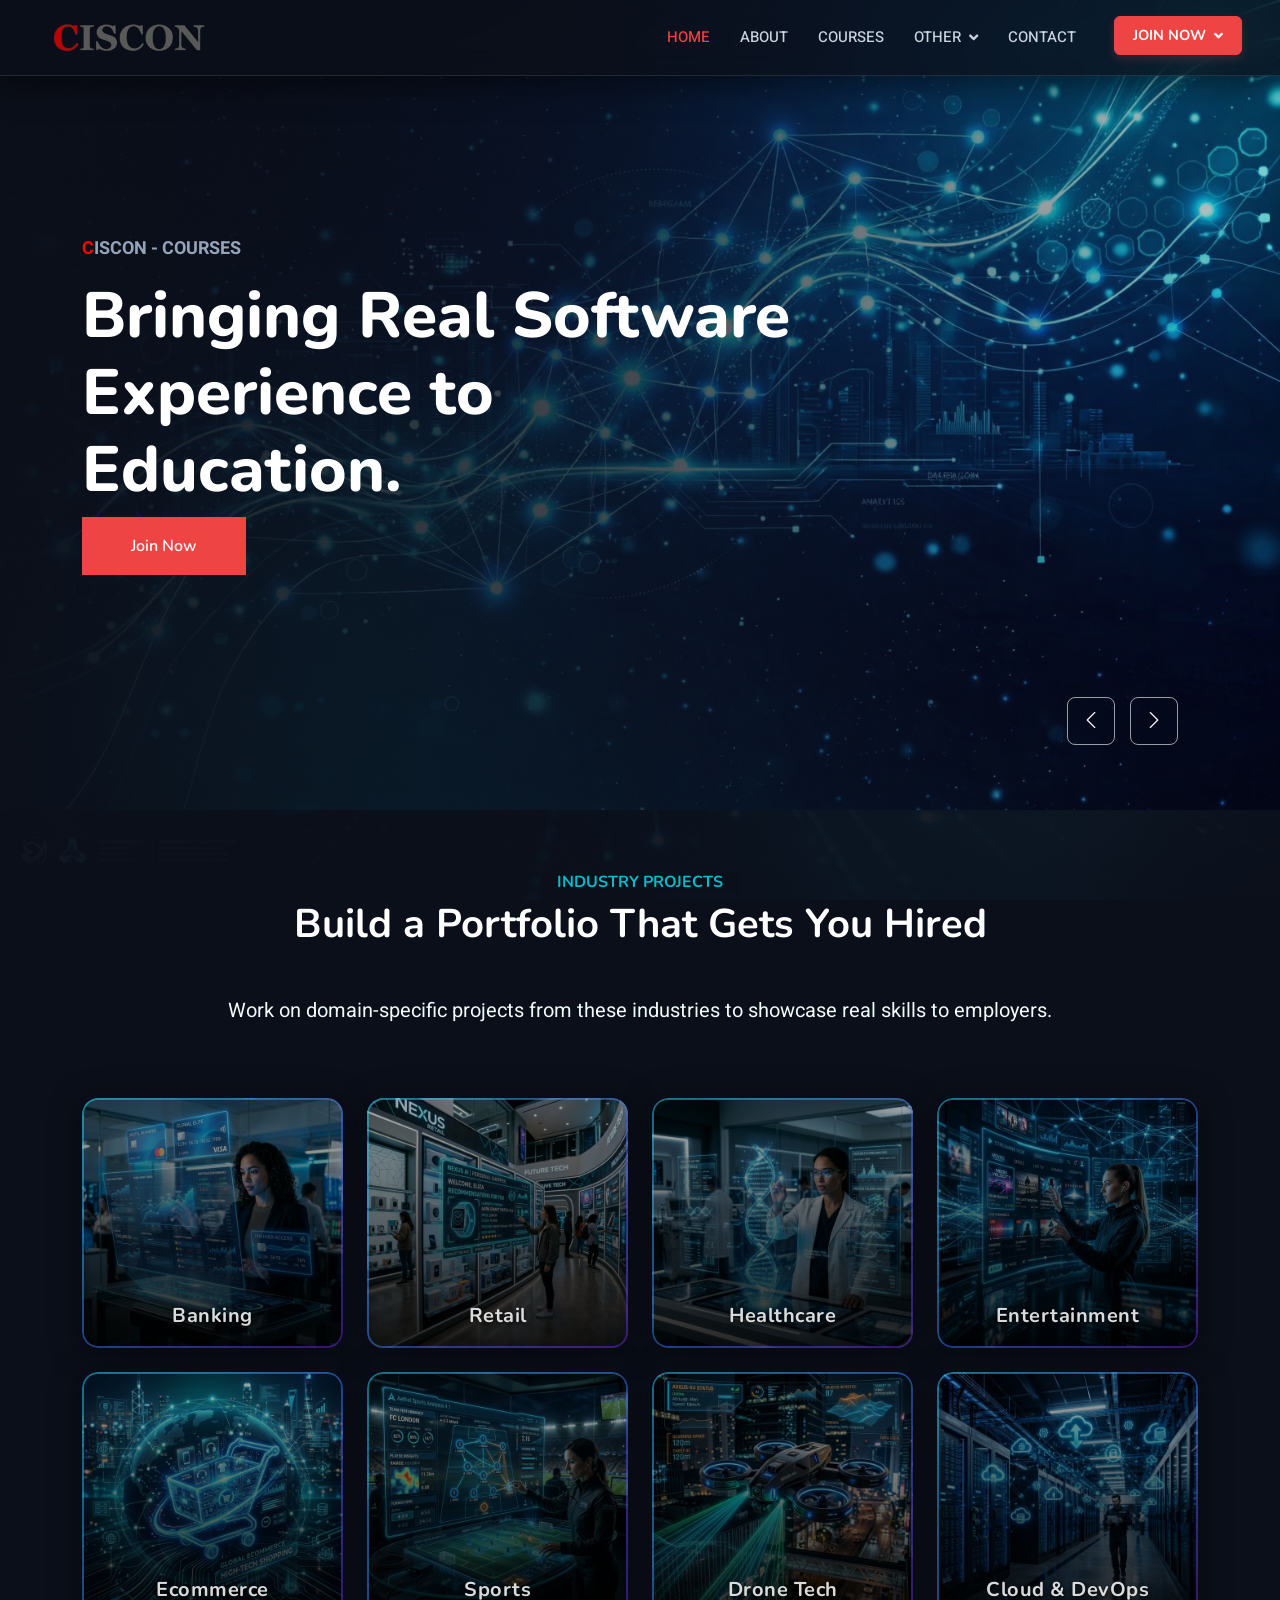
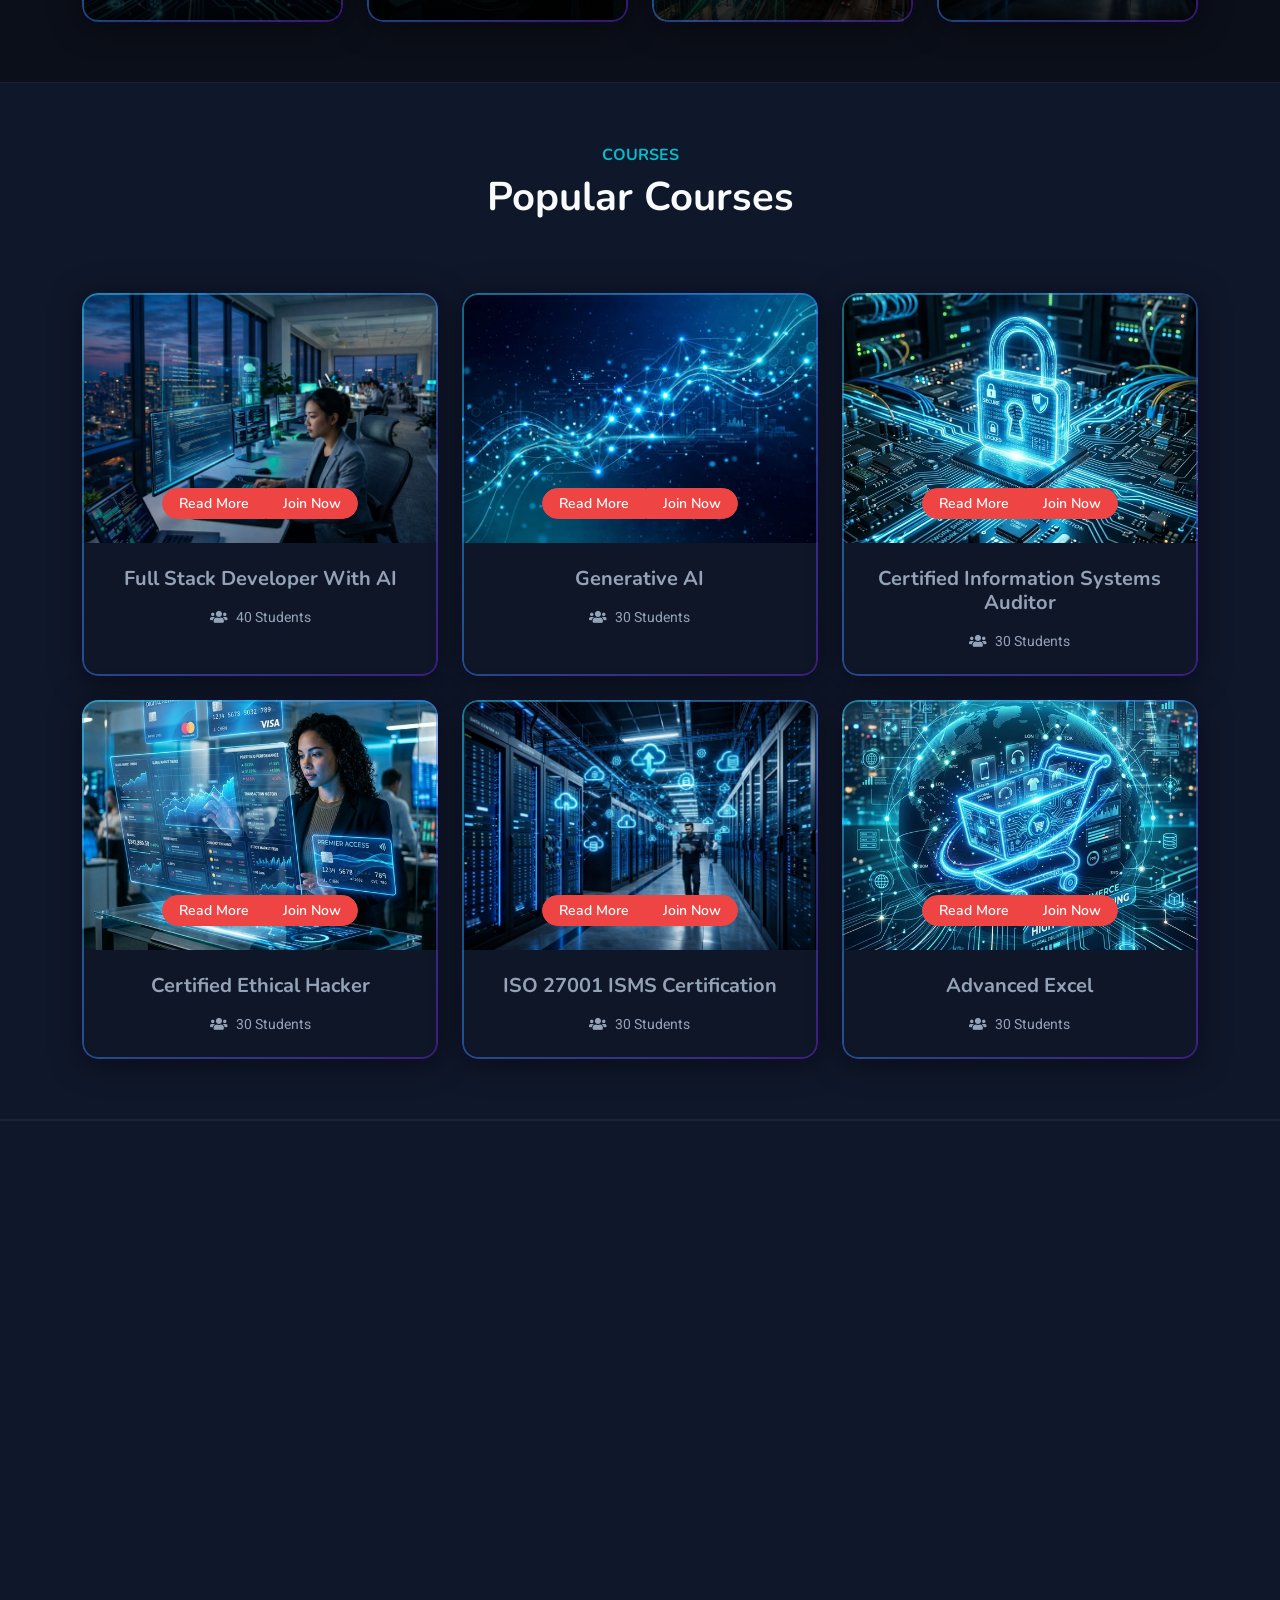
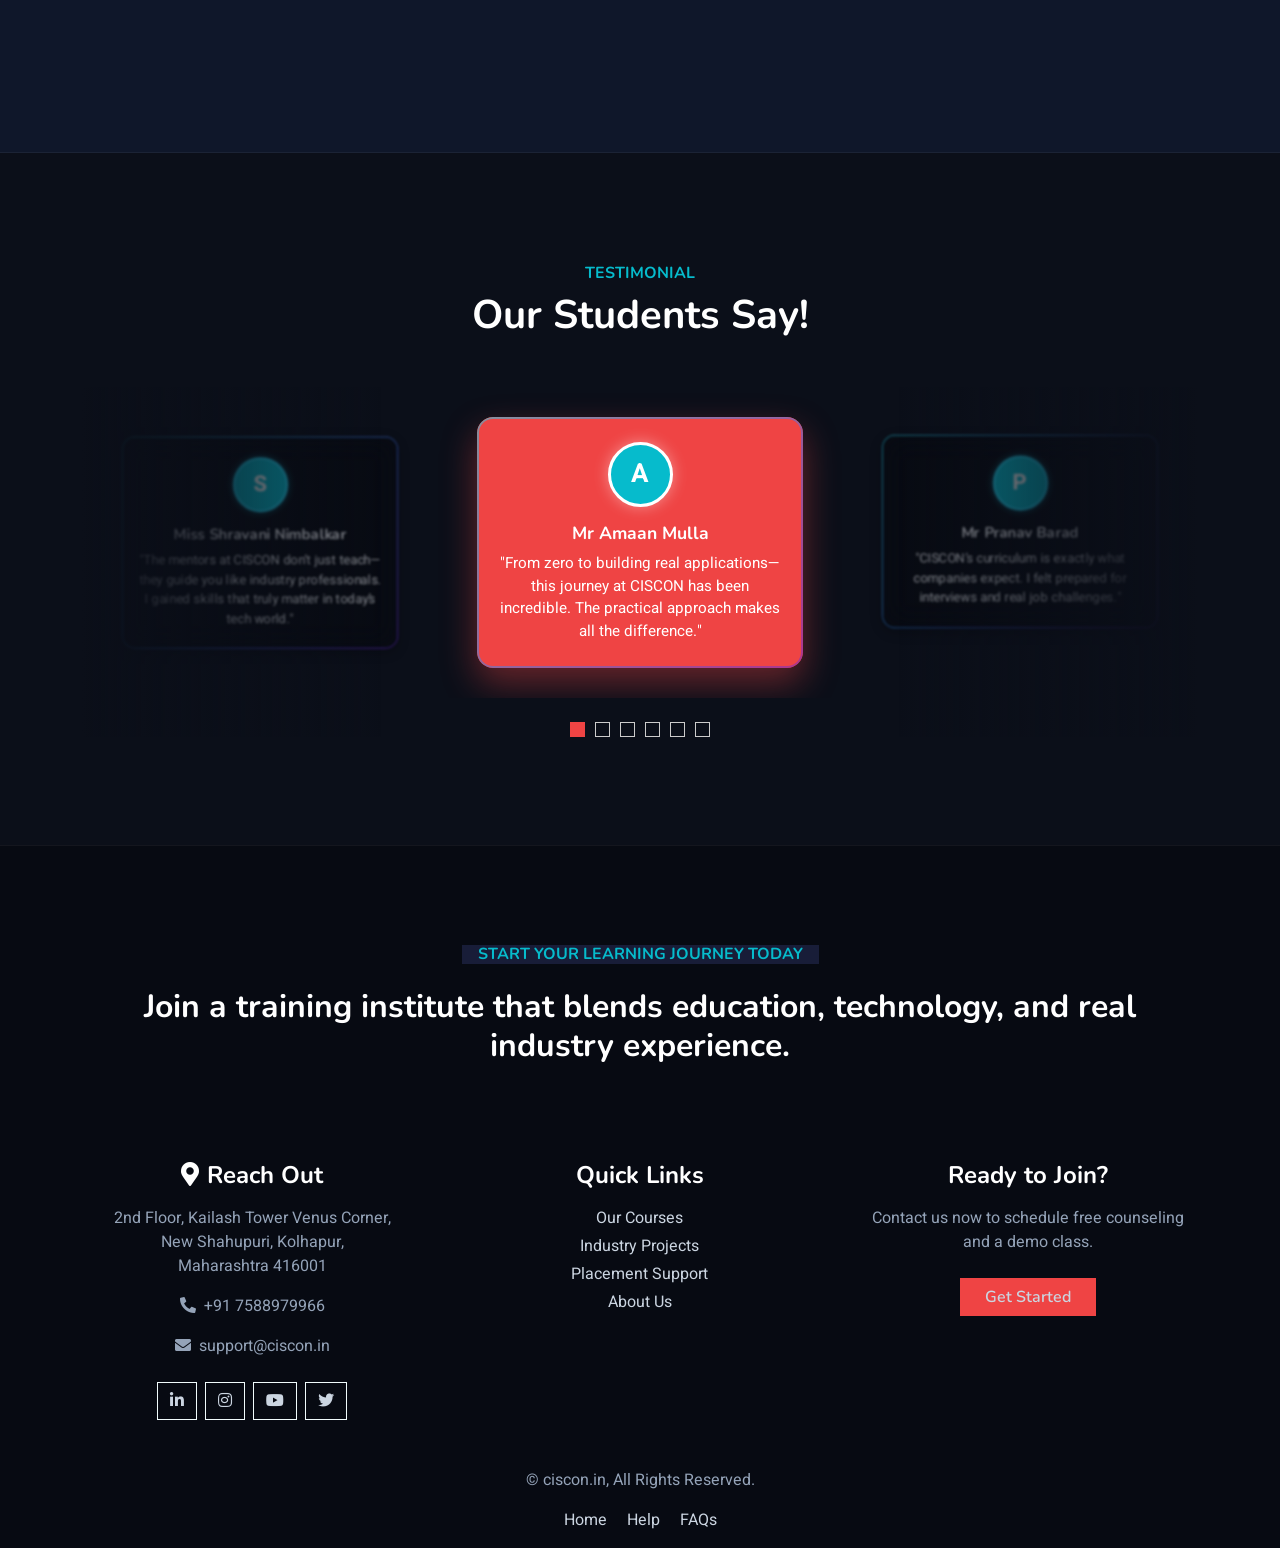
<file: index.html>
<!DOCTYPE html>
    <html lang="en">

    <head>
        <meta charset="utf-8">
        <title>CISCON</title>
        <meta content="width=device-width, initial-scale=1.0" name="viewport">
        <meta content="" name="keywords">
        <meta content="" name="description">

        <!-- Favicon -->
        <link rel="icon" type="image/png" href="img/favicon.png"> 

        <!-- Google Web Fonts -->
        <link rel="preconnect" href="https://fonts.googleapis.com">
        <link rel="preconnect" href="https://fonts.gstatic.com" crossorigin>
        <link href="https://fonts.googleapis.com/css2?family=Heebo:wght@400;500;600&family=Nunito:wght@600;700;800&display=swap" rel="stylesheet">

        
        <!-- Icon Font Stylesheet -->
        <link href="https://cdnjs.cloudflare.com/ajax/libs/font-awesome/5.10.0/css/all.min.css" rel="stylesheet">
        <link href="https://cdn.jsdelivr.net/npm/bootstrap-icons@1.4.1/font/bootstrap-icons.css" rel="stylesheet">

        <!-- Libraries Stylesheet -->
        <link href="lib/animate/animate.min.css" rel="stylesheet">
        <link href="lib/owlcarousel/assets/owl.carousel.min.css" rel="stylesheet">

        <!-- Customized Bootstrap Stylesheet -->
        <link href="css/bootstrap.min.css" rel="stylesheet">

        <!-- Template Stylesheet -->
        <link href="css/style.css" rel="stylesheet">
        
    </head>

    <body>
        <!-- Spinner Start -->
        <div id="spinner" class="show bg-white position-fixed translate-middle w-100 vh-100 top-50 start-50 d-flex align-items-center justify-content-center">
            <div class="spinner-border text-primary" style="width: 3rem; height: 3rem;" role="status">
                <span class="sr-only">Loading...</span>
            </div>
        </div>
        <!-- Spinner End -->


            <!-- Navbar Start -->
        <nav class="navbar navbar-expand-lg navbar-light fixed-top p-0">
            <a href="index.html" class="navbar-brand d-flex align-items-center px-4 px-lg-5">
                <img src="images/ciscon-logo.png" alt="CISCON Logo" class="logo-img">
            </a>
            <button type="button" class="navbar-toggler me-4" data-bs-toggle="collapse" data-bs-target="#navbarCollapse">
                <span class="navbar-toggler-icon"></span>
            </button>
            <div class="collapse navbar-collapse" id="navbarCollapse">
                <div class="navbar-nav ms-auto p-4 p-lg-0">
                    <a href="index.html" class="nav-item nav-link active">Home</a>
                    <a href="about.html" class="nav-item nav-link ">About</a>
                    <a href="courses.html" class="nav-item nav-link ">Courses</a>
                    <div class="nav-item dropdown">
                        <a href="#" class="nav-link dropdown-toggle " data-bs-toggle="dropdown">Other</a>
                        <div class="dropdown-menu fade-down m-0">
                            <a href="projects.html" class="dropdown-item ">Projects</a>
                            <a href="placement.html" class="dropdown-item ">Placement Support</a>
                            <a href="personality.html" class="dropdown-item ">Personality Development</a>
                        </div>
                    </div>
                    <a href="contact.html" class="nav-item nav-link ">Contact</a>
                                    <div class="nav-item dropdown px-lg-2">
                        <a href="#" class="nav-link dropdown-toggle btn btn-primary px-4 text-white d-flex align-items-center justify-content-center" data-bs-toggle="dropdown" style="border-radius: 6px; font-weight: 700; height: 100%;">JOIN NOW</a>
                        <div class="dropdown-menu fade-down m-0 join-now-menu" style="background-color: #111827; border: 1px solid rgba(255,255,255,0.1); border-radius: 8px; right: 0; left: auto;">
                            <a href="https://docs.google.com/forms/d/e/1FAIpQLSc6FewKvBmzRQSC7KK7QIDBjjRHAqqRzZ3b0C-c6IZa_Krbkg/viewform" target="_blank" class="dropdown-item">Student</a>
                            <a href="https://docs.google.com/forms/d/e/1FAIpQLSfAVIfv1AhJoniE1dHXH4i5PYHENJtjaFymsyYkzKsXqiaO5Q/viewform" target="_blank" class="dropdown-item">Institute</a>
                        </div>
                    </div>
                </div>
            </div>
        </nav>
        <!-- Navbar End -->


        <!-- Carousel Start -->
        <section id="home" class="container-fluid p-0 mb-5">
            <div class="owl-carousel header-carousel position-relative">
                <div class="owl-carousel-item position-relative">
                    <img class="img-fluid w-100" src="img/hero_ai_1_1774331938601.png" alt="Tech Institute AI Background" style="height: 90vh; min-height: 500px; object-fit: cover; object-position: center right;">
                    <div class="position-absolute top-0 start-0 w-100 h-100 d-flex align-items-center hero-overlay">
                        <div class="container">
                            <div class="row justify-content-center justify-content-lg-start">
                                <div class="col-sm-10 col-lg-8 text-center text-lg-start">
                                    <b style="font-size: large;"><p><span style="color: red; ">C</span>ISCON - COURSES</p></b>
                                    <h1 class="display-3 text-white animated slideInDown">Bringing Real Software <br>Experience to Education.</h1>
                                    <a href="https://docs.google.com/forms/d/e/1FAIpQLSc6FewKvBmzRQSC7KK7QIDBjjRHAqqRzZ3b0C-c6IZa_Krbkg/viewform" class="btn btn-primary py-md-3 px-md-5 me-3 animated slideInLeft">Join Now</a>
                                </div>
                            </div>
                        </div>
                    </div>
                </div>
                <div class="owl-carousel-item position-relative">
                    <img class="img-fluid w-100" src="img/hero_ai_2_1774331956382.png" alt="Futuristic Tech Background" style="height: 90vh; min-height: 500px; object-fit: cover; object-position: center right;">
                    <div class="position-absolute top-0 start-0 w-100 h-100 d-flex align-items-center hero-overlay">
                        <div class="container">
                            <div class="row justify-content-center justify-content-lg-start">
                                <div class="col-sm-10 col-lg-8 text-center text-lg-start">
                                    <b style="font-size: large;"><p><span style="color: red; ">C</span>ISCON - INTERNSHIP</p></b>
                                    <h1 class="display-3 text-white animated slideInDown">From Skills to Success in<br>the Digital World.</h1>
                                    <a href="https://docs.google.com/forms/d/e/1FAIpQLSc6FewKvBmzRQSC7KK7QIDBjjRHAqqRzZ3b0C-c6IZa_Krbkg/viewform" class="btn btn-primary py-md-3 px-md-5 me-3 animated slideInLeft">Join Now</a>
                                </div>
                            </div>
                        </div>
                    </div>
                </div>
            </div>
        </section>
        <!-- Carousel End -->




        
        <!-- Industry Projects Start -->
        <section id="projects" class="cinematic-bg overflow-hidden">
            <div class="container">
                <div class="text-center wow fadeInUp" data-wow-delay="0.1s">
                    <h6 class="section-title text-center text-primary px-3 bg-transparent">Industry Projects</h6>
                    <h1 class="mb-5 text-white">Build a Portfolio That Gets You Hired</h1>
                    <p class="mb-5 fs-5 text-light">Work on domain-specific projects from these industries to showcase real skills to employers.</p>
                </div>
                <div class="row g-4 justify-content-center wow fadeInUp" data-wow-delay="0.3s">
                    <div class="col-lg-3 col-md-4 col-sm-6">
                        <div class="project-img-card">
                            <img src="img/proj_banking_1774332098728.png" alt="Banking">
                            <div class="project-img-overlay"></div>
                            <h5 class="fs-5">Banking</h5>
                        </div>
                    </div>
                    <div class="col-lg-3 col-md-4 col-sm-6">
                        <div class="project-img-card">
                            <img src="img/proj_retail_1774332181790.png" alt="Retail">
                            <div class="project-img-overlay"></div>
                            <h5 class="fs-5">Retail</h5>
                        </div>
                    </div>
                    <div class="col-lg-3 col-md-4 col-sm-6">
                        <div class="project-img-card">
                            <img src="img/proj_healthcare_1774332116138.png" alt="Healthcare">
                            <div class="project-img-overlay"></div>
                            <h5 class="fs-5">Healthcare</h5>
                        </div>
                    </div>
                    <div class="col-lg-3 col-md-4 col-sm-6">
                        <div class="project-img-card">
                            <img src="img/proj_entertainment_1774332199607.png" alt="Entertainment">
                            <div class="project-img-overlay"></div>
                            <h5 class="fs-5">Entertainment</h5>
                        </div>
                    </div>
                    <div class="col-lg-3 col-md-4 col-sm-6">
                        <div class="project-img-card">
                            <img src="img/proj_ecommerce_1774332133609.png" alt="Ecommerce">
                            <div class="project-img-overlay"></div>
                            <h5 class="fs-5">Ecommerce</h5>
                        </div>
                    </div>
                    <div class="col-lg-3 col-md-4 col-sm-6">
                        <div class="project-img-card">
                            <img src="img/proj_sports_1774332151290.png" alt="Sports">
                            <div class="project-img-overlay"></div>
                            <h5 class="fs-5">Sports</h5>
                        </div>
                    </div>
                    <div class="col-lg-3 col-md-4 col-sm-6">
                        <div class="project-img-card">
                            <img src="img/course_drone_1774332076044.png" alt="Drone Technology">
                            <div class="project-img-overlay"></div>
                            <h5 class="fs-5">Drone Tech</h5>
                        </div>
                    </div>
                    <div class="col-lg-3 col-md-4 col-sm-6">
                        <div class="project-img-card">
                            <img src="img/course_cloud_1774332038696.png" alt="Cloud & DevOps">
                            <div class="project-img-overlay"></div>
                            <h5 class="fs-5">Cloud & DevOps</h5>
                        </div>
                    </div>
                </div>
            </div>
        </section>
        <!-- Industry Projects End -->

        <!-- Popular Courses Start -->
        <section id="popular-courses" class="cinematic-bg-alt overflow-hidden">
            <div class="container">
                <div class="text-center wow fadeInUp" data-wow-delay="0.1s">
                    <h6 class="section-title bg-white text-center text-primary px-3">COURSES</h6>
                    <h1 class="mb-5">Popular Courses</h1>
                </div>
                <div class="row g-4 justify-content-center">
                    <!-- Course 1 -->
                    <div class="col-lg-4 col-md-6 wow fadeInUp" data-wow-delay="0.1s">
                        <div class="course-item bg-light text-center overflow-hidden" style="height: 100%;">
                            <div class="position-relative overflow-hidden w-100">
                                <img src="img/proj_software_1774332215782.png" alt="Full Stack Developer With AI" class="img-fluid w-100 course-img-top" style="height: 250px; object-fit: cover;">
                                <div class="w-100 position-absolute bottom-0 start-0 d-flex justify-content-center mb-4">
                                    <a href="courses.html" class="flex-shrink-0 btn btn-sm btn-primary px-3 border-end" style="border-radius: 30px 0 0 30px;">Read More</a>
                                    <a href="https://docs.google.com/forms/d/e/1FAIpQLSc6FewKvBmzRQSC7KK7QIDBjjRHAqqRzZ3b0C-c6IZa_Krbkg/viewform" target="_blank" class="flex-shrink-0 btn btn-sm btn-primary px-3" style="border-radius: 0 30px 30px 0;">Join Now</a>
                                </div>
                            </div>
                            <div class="course-content p-4">
                                <h5 class="mb-3 text-white">Full Stack Developer With AI</h5>
                                <div class="d-flex justify-content-center">
                                    <small class="text-light"><i class="fa fa-users text-primary me-2"></i>40 Students</small>
                                </div>
                            </div>
                        </div>
                    </div>
                    <!-- Course 2 -->
                    <div class="col-lg-4 col-md-6 wow fadeInUp" data-wow-delay="0.2s">
                        <div class="course-item bg-light text-center overflow-hidden" style="height: 100%;">
                            <div class="position-relative overflow-hidden w-100">
                                <img src="img/hero_ai_1_1774331938601.png" alt="Generative AI" class="img-fluid w-100 course-img-top" style="height: 250px; object-fit: cover;">
                                <div class="w-100 position-absolute bottom-0 start-0 d-flex justify-content-center mb-4">
                                    <a href="courses.html" class="flex-shrink-0 btn btn-sm btn-primary px-3 border-end" style="border-radius: 30px 0 0 30px;">Read More</a>
                                    <a href="https://docs.google.com/forms/d/e/1FAIpQLSc6FewKvBmzRQSC7KK7QIDBjjRHAqqRzZ3b0C-c6IZa_Krbkg/viewform" target="_blank" class="flex-shrink-0 btn btn-sm btn-primary px-3" style="border-radius: 0 30px 30px 0;">Join Now</a>
                                </div>
                            </div>
                            <div class="course-content p-4">
                                <h5 class="mb-3 text-white">Generative AI</h5>
                                <div class="d-flex justify-content-center">
                                    <small class="text-light"><i class="fa fa-users text-primary me-2"></i>30 Students</small>
                                </div>
                            </div>
                        </div>
                    </div>
                    <!-- Course 3 -->
                    <div class="col-lg-4 col-md-6 wow fadeInUp" data-wow-delay="0.3s">
                        <div class="course-item bg-light text-center overflow-hidden" style="height: 100%;">
                            <div class="position-relative overflow-hidden w-100">
                                <img src="img/course_cyber_1774331974512.png" alt="Certified Information Systems Auditor" class="img-fluid w-100 course-img-top" style="height: 250px; object-fit: cover;">
                                <div class="w-100 position-absolute bottom-0 start-0 d-flex justify-content-center mb-4">
                                    <a href="courses.html" class="flex-shrink-0 btn btn-sm btn-primary px-3 border-end" style="border-radius: 30px 0 0 30px;">Read More</a>
                                    <a href="https://docs.google.com/forms/d/e/1FAIpQLSc6FewKvBmzRQSC7KK7QIDBjjRHAqqRzZ3b0C-c6IZa_Krbkg/viewform" target="_blank" class="flex-shrink-0 btn btn-sm btn-primary px-3" style="border-radius: 0 30px 30px 0;">Join Now</a>
                                </div>
                            </div>
                            <div class="course-content p-4">
                                <h5 class="mb-3 text-white">Certified Information Systems Auditor</h5>
                                <div class="d-flex justify-content-center">
                                    <small class="text-light"><i class="fa fa-users text-primary me-2"></i>30 Students</small>
                                </div>
                            </div>
                        </div>
                    </div>
                    <!-- Course 4 -->
                    <div class="col-lg-4 col-md-6 wow fadeInUp" data-wow-delay="0.4s">
                        <div class="course-item bg-light text-center overflow-hidden" style="height: 100%;">
                            <div class="position-relative overflow-hidden w-100">
                                <img src="img/proj_banking_1774332098728.png" alt="Certified Ethical Hacker" class="img-fluid w-100 course-img-top" style="height: 250px; object-fit: cover;">
                                <div class="w-100 position-absolute bottom-0 start-0 d-flex justify-content-center mb-4">
                                    <a href="courses.html" class="flex-shrink-0 btn btn-sm btn-primary px-3 border-end" style="border-radius: 30px 0 0 30px;">Read More</a>
                                    <a href="https://docs.google.com/forms/d/e/1FAIpQLSc6FewKvBmzRQSC7KK7QIDBjjRHAqqRzZ3b0C-c6IZa_Krbkg/viewform" target="_blank" class="flex-shrink-0 btn btn-sm btn-primary px-3" style="border-radius: 0 30px 30px 0;">Join Now</a>
                                </div>
                            </div>
                            <div class="course-content p-4">
                                <h5 class="mb-3 text-white">Certified Ethical Hacker</h5>
                                <div class="d-flex justify-content-center">
                                    <small class="text-light"><i class="fa fa-users text-primary me-2"></i>30 Students</small>
                                </div>
                            </div>
                        </div>
                    </div>
                    <!-- Course 5 -->
                    <div class="col-lg-4 col-md-6 wow fadeInUp" data-wow-delay="0.5s">
                        <div class="course-item bg-light text-center overflow-hidden" style="height: 100%;">
                            <div class="position-relative overflow-hidden w-100">
                                <img src="img/course_cloud_1774332038696.png" alt="ISO 27001 ISMS Certification" class="img-fluid w-100 course-img-top" style="height: 250px; object-fit: cover;">
                                <div class="w-100 position-absolute bottom-0 start-0 d-flex justify-content-center mb-4">
                                    <a href="courses.html" class="flex-shrink-0 btn btn-sm btn-primary px-3 border-end" style="border-radius: 30px 0 0 30px;">Read More</a>
                                    <a href="https://docs.google.com/forms/d/e/1FAIpQLSc6FewKvBmzRQSC7KK7QIDBjjRHAqqRzZ3b0C-c6IZa_Krbkg/viewform" target="_blank" class="flex-shrink-0 btn btn-sm btn-primary px-3" style="border-radius: 0 30px 30px 0;">Join Now</a>
                                </div>
                            </div>
                            <div class="course-content p-4">
                                <h5 class="mb-3 text-white">ISO 27001 ISMS Certification</h5>
                                <div class="d-flex justify-content-center">
                                    <small class="text-light"><i class="fa fa-users text-primary me-2"></i>30 Students</small>
                                </div>
                            </div>
                        </div>
                    </div>
                    <!-- Course 6 -->
                    <div class="col-lg-4 col-md-6 wow fadeInUp" data-wow-delay="0.6s">
                        <div class="course-item bg-light text-center overflow-hidden" style="height: 100%;">
                            <div class="position-relative overflow-hidden w-100">
                                <img src="img/proj_ecommerce_1774332133609.png" alt="Advanced Excel" class="img-fluid w-100 course-img-top" style="height: 250px; object-fit: cover;">
                                <div class="w-100 position-absolute bottom-0 start-0 d-flex justify-content-center mb-4">
                                    <a href="courses.html" class="flex-shrink-0 btn btn-sm btn-primary px-3 border-end" style="border-radius: 30px 0 0 30px;">Read More</a>
                                    <a href="https://docs.google.com/forms/d/e/1FAIpQLSc6FewKvBmzRQSC7KK7QIDBjjRHAqqRzZ3b0C-c6IZa_Krbkg/viewform" target="_blank" class="flex-shrink-0 btn btn-sm btn-primary px-3" style="border-radius: 0 30px 30px 0;">Join Now</a>
                                </div>
                            </div>
                            <div class="course-content p-4">
                                <h5 class="mb-3 text-white">Advanced Excel</h5>
                                <div class="d-flex justify-content-center">
                                    <small class="text-light"><i class="fa fa-users text-primary me-2"></i>30 Students</small>
                                </div>
                            </div>
                        </div>
                    </div>
                </div>
            </div>
        </section>
        <!-- Popular Courses End -->


        <!-- Placement Start -->
        <section id="career" class="cinematic-bg-alt overflow-hidden">
            <div class="container">
                <div class="row g-5">
                    <div class="col-lg-6 wow fadeInUp" data-wow-delay="0.1s" style="min-height: 400px;">
                        <div class="position-relative h-100">
                            <img class="img-fluid position-absolute w-100 h-100 rounded shadow" src="img/placement_interview_1774332235163.png" alt="Corporate Interview" style="object-fit: cover;">
                        </div>
                    </div>
                    <div class="col-lg-6 wow fadeInUp" data-wow-delay="0.3s">
                        <h6 class="section-title bg-white text-start text-primary pe-3">Placement & Career Support</h6>
                        <h1 class="mb-4">Your Career Success Is Our Priority</h1>
                        <p class="mb-4">We provide comprehensive support to help you transition from a student to an industry professional with total confidence.</p>
                        <div class="row gy-4 gx-4 mb-4">
                            <div class="col-sm-6"><div class="placement-box p-3"><p class="mb-0"><i class="fa fa-check text-primary me-2"></i>Mock interviews</p></div></div>
                            <div class="col-sm-6"><div class="placement-box p-3"><p class="mb-0"><i class="fa fa-check text-primary me-2"></i>HR & technical practice</p></div></div>
                            <div class="col-sm-6"><div class="placement-box p-3"><p class="mb-0"><i class="fa fa-check text-primary me-2"></i>Resume & LinkedIn</p></div></div>
                            <div class="col-sm-6"><div class="placement-box p-3"><p class="mb-0"><i class="fa fa-check text-primary me-2"></i>Job-oriented assignments</p></div></div>
                            <div class="col-sm-6"><div class="placement-box p-3"><p class="mb-0"><i class="fa fa-check text-primary me-2"></i>Company-specific prep</p></div></div>
                            <div class="col-sm-6"><div class="placement-box p-3"><p class="mb-0"><i class="fa fa-check text-primary me-2"></i>Soft skills development</p></div></div>
                        </div>
                    </div>
                </div>
            </div>
        </section>
        <!-- Placement End -->

        <!-- Testimonial Start -->
        <section id="testimonial" class="cinematic-bg overflow-hidden">
            <div class="container-xxl py-5 wow fadeInUp" data-wow-delay="0.1s" style="width: 100% !important; max-width: 100% !important;">
                <div class="container">
                    <div class="text-center">
                        <h6 class="section-title bg-white text-center text-primary px-3">TESTIMONIAL</h6>
                        <h1 class="mb-5 text-white">Our Students Say!</h1>
                    </div>
                    <div class="owl-carousel testimonial-carousel position-relative">
                        <!-- 1 -->
                        <div class="testimonial-item text-center">
                            <div class="testimonial-avatar bg-primary text-white rounded-circle d-inline-flex align-items-center justify-content-center mx-auto mb-4">A</div>
                            <h4 class="mb-3">Mr Amaan Mulla</h4>
                            <p class="mb-0 fs-5">"From zero to building real applications—this journey at CISCON has been incredible. The practical approach makes all the difference."</p>
                        </div>
                        <!-- 2 -->
                        <div class="testimonial-item text-center">
                            <div class="testimonial-avatar bg-primary text-white rounded-circle d-inline-flex align-items-center justify-content-center mx-auto mb-4">P</div>
                            <h4 class="mb-3">Mr Pranav Barad</h4>
                            <p class="mb-0 fs-5">"CISCON’s curriculum is exactly what companies expect. I felt prepared for interviews and real job challenges."</p>
                        </div>
                        <!-- 3 -->
                        <div class="testimonial-item text-center">
                            <div class="testimonial-avatar bg-primary text-white rounded-circle d-inline-flex align-items-center justify-content-center mx-auto mb-4">S</div>
                            <h4 class="mb-3">Miss Shrutika Patil</h4>
                            <p class="mb-0 fs-5">"The best part about CISCON is the hands-on learning and continuous support. I was never stuck alone at any point."</p>
                        </div>
                        <!-- 4 -->
                        <div class="testimonial-item text-center">
                            <div class="testimonial-avatar bg-primary text-white rounded-circle d-inline-flex align-items-center justify-content-center mx-auto mb-4">K</div>
                            <h4 class="mb-3">Mr Kunal Patil</h4>
                            <p class="mb-0 fs-5">"Thanks to CISCON, I not only learned coding but also understood how real software companies work."</p>
                        </div>
                        <!-- 5 -->
                        <div class="testimonial-item text-center">
                            <div class="testimonial-avatar bg-primary text-white rounded-circle d-inline-flex align-items-center justify-content-center mx-auto mb-4">S</div>
                            <h4 class="mb-3">Miss Shruti Panhalkar</h4>
                            <p class="mb-0 fs-5">"CISCON transformed my learning experience. The live projects and real-world exposure gave me confidence to work in the industry from day one."</p>
                        </div>
                        <!-- 6 -->
                        <div class="testimonial-item text-center">
                            <div class="testimonial-avatar bg-primary text-white rounded-circle d-inline-flex align-items-center justify-content-center mx-auto mb-4">S</div>
                            <h4 class="mb-3">Miss Shravani Nimbalkar</h4>
                            <p class="mb-0 fs-5">"The mentors at CISCON don’t just teach—they guide you like industry professionals. I gained skills that truly matter in today’s tech world."</p>
                        </div>
                    </div>
                </div>
            </div>
        </section>
        <!-- Testimonial End -->
        <!-- Contact Start -->
        
        <!-- Contact End -->

            

        
                <!-- Footer Start -->
        
        
        <footer class="container-fluid bg-dark text-light footer pt-5 mt-5 wow fadeIn text-center">

                <div class="container py-5">
                    
                    <div class="mb-5">
                        <h6 class="section-title bg-dark text-primary px-3">
                            Start Your Learning Journey Today
                        </h6>
                        <h2 class="text-white mt-3">
                            Join a training institute that blends education, technology, and real industry experience.
                        </h2>
                    </div>

                    <div class="row g-5 justify-content-center">

                        <!-- Column 1 -->
                        <div class="col-lg-4 col-md-6">
                            <h4 class="text-white mb-3">
                                <i class="fa fa-map-marker-alt me-2"></i>Reach Out
                            </h4>

                            <p>2nd Floor, Kailash Tower Venus Corner, <br> New Shahupuri, Kolhapur, <br> Maharashtra 416001</p>
                            <p><i class="fa fa-phone-alt me-2"></i>+91 7588979966</p>
                            <p class="mail"><i class="fa fa-envelope me-2"></i>support@ciscon.in</p>

                            <div class="d-flex justify-content-center pt-2">
                                <a class="btn btn-outline-light mx-1" href="#"><i class="fab fa-linkedin-in"></i></a>
                                <a class="btn btn-outline-light mx-1" href="#"><i class="fab fa-instagram"></i></a>
                                <a class="btn btn-outline-light mx-1" href="#"><i class="fab fa-youtube"></i></a>
                                <a class="btn btn-outline-light mx-1" href="#"><i class="fab fa-twitter"></i></a>
                            </div>
                        </div>

                        <!-- Column 2 -->
                        <div class="col-lg-4 col-md-6">
                            <h4 class="text-white mb-3">Quick Links</h4>

                            <a class="d-block text-light mb-1" href="courses.html">Our Courses</a>
                            <a class="d-block text-light mb-1" href="projects.html">Industry Projects</a>
                            <a class="d-block text-light mb-1" href="placement.html">Placement Support</a>
                            <a class="d-block text-light" href="about.html">About Us</a>

                        </div>

                        <!-- Column 3 -->
                        <div class="col-lg-4 col-md-6">
                            <h4 class="text-white mb-3">Ready to Join?</h4>
                            <p>Contact us now to schedule free counseling and a demo class.</p>
                            <a href="contact.html" class="btn btn-primary mt-2 px-4">Get Started</a>
                        </div>

                    </div>
                </div>

                <!-- Bottom -->
                <div class="container text-center pb-3">
                    <p class="pb-3 mb-0 ">
                        &copy;  ciscon.in, All Rights Reserved.
                    </p>

                    <div>
                        <a href="#" class="mx-2 text-light">Home</a>
                        <a href="#" class="mx-2 text-light">Help</a>
                        <a href="#" class="mx-2 text-light">FAQs</a>
                    </div>
                </div>

            </footer>
        <!-- Footer End -->



        <!-- Back to Top -->
        <a href="#" class="btn btn-lg btn-primary btn-lg-square back-to-top"><i class="bi bi-arrow-up"></i></a>


        <!-- JavaScript Libraries -->
        <script src="https://code.jquery.com/jquery-3.4.1.min.js"></script>
        <script src="https://cdn.jsdelivr.net/npm/bootstrap@5.0.0/dist/js/bootstrap.bundle.min.js"></script>
        <script src="lib/wow/wow.min.js"></script>
        <script src="lib/easing/easing.min.js"></script>
        <script src="lib/waypoints/waypoints.min.js"></script>
        <script src="lib/owlcarousel/owl.carousel.min.js"></script>

        <!-- Template Javascript -->
        <script src="js/main.js"></script>
    </body>

    </html>
</file>
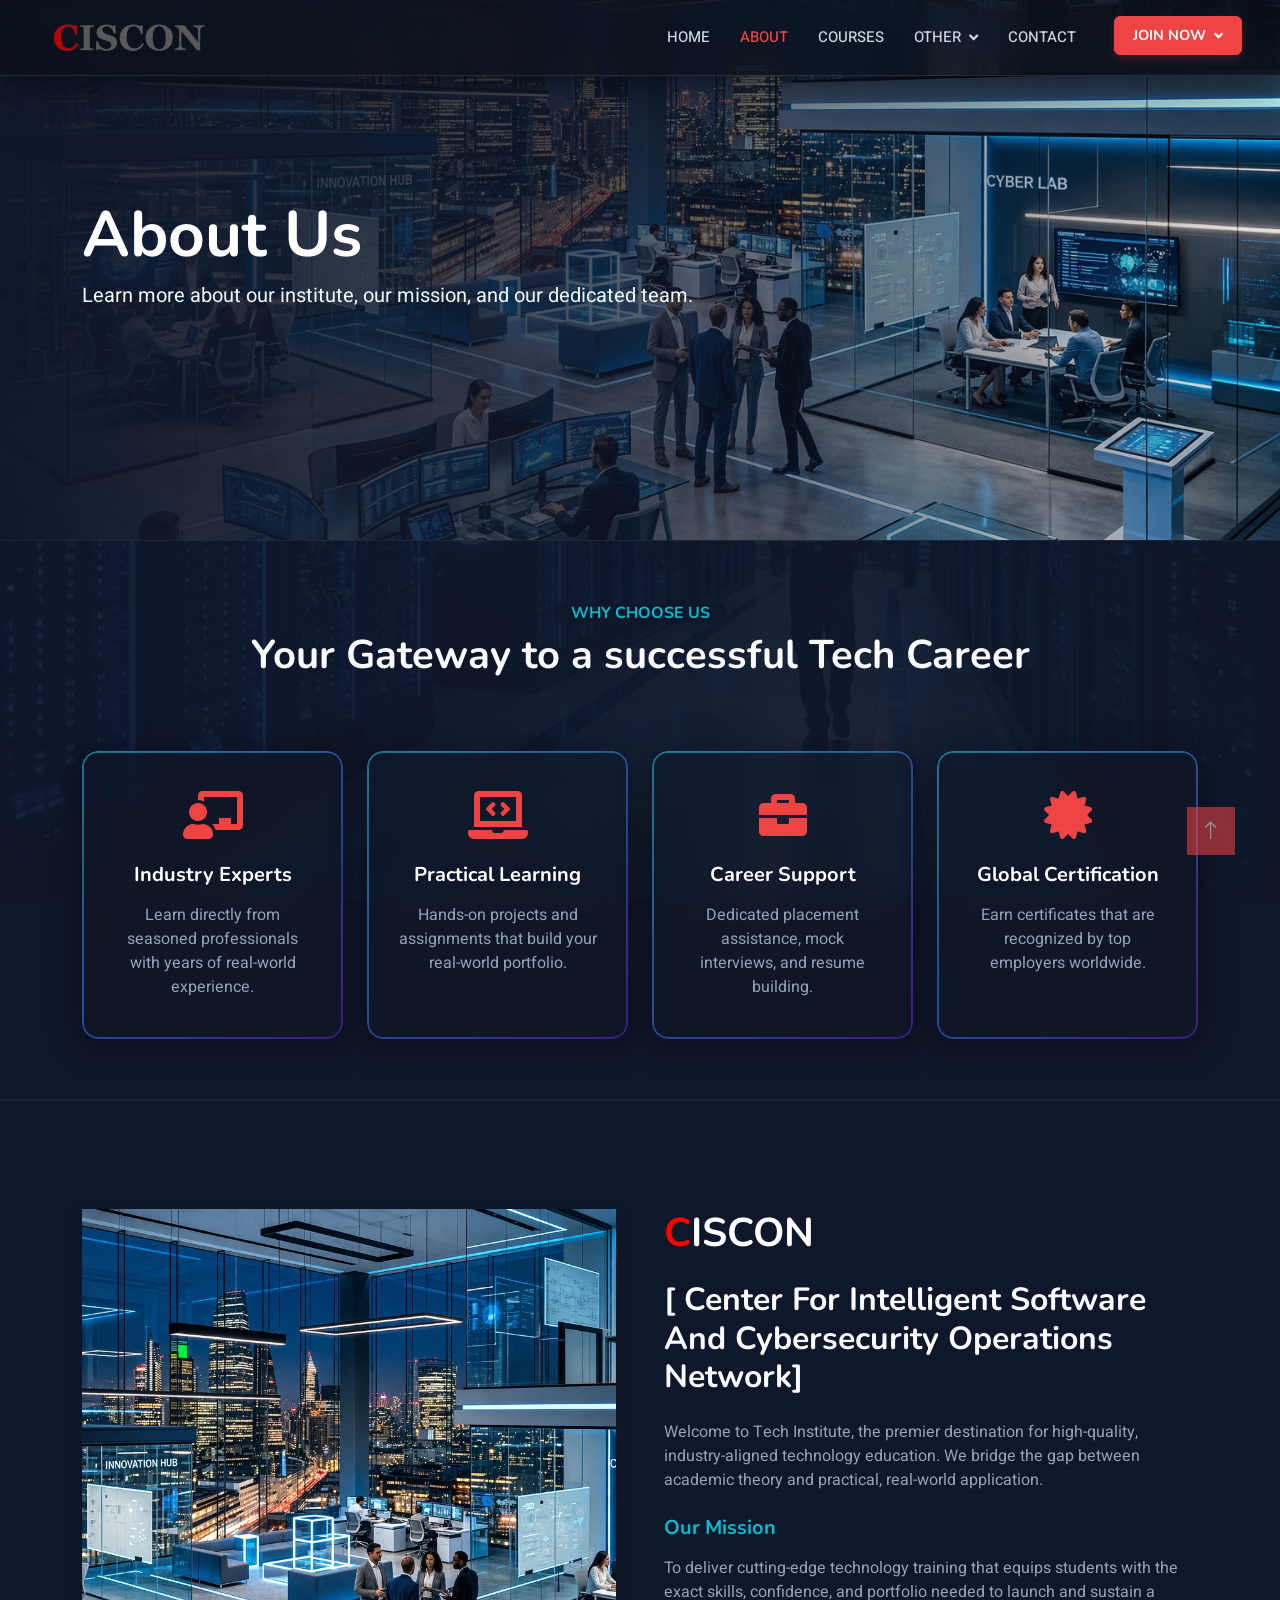
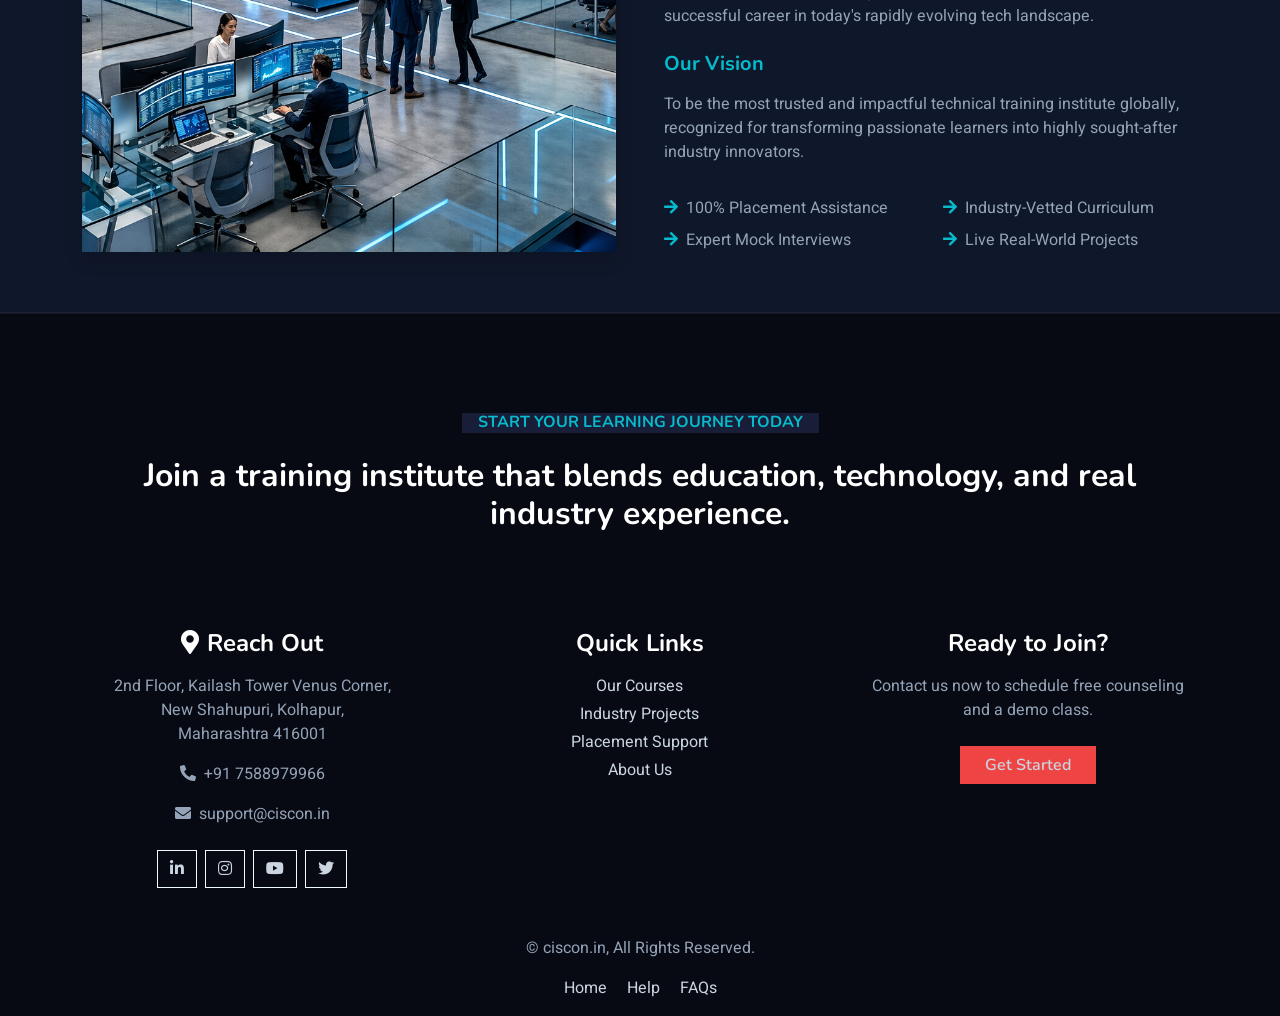
<file: about.html>
<!DOCTYPE html>
<html lang="en">

<head>
    <meta charset="utf-8">
    <title>CISCON</title>
    <meta content="width=device-width, initial-scale=1.0" name="viewport">
    <meta content="" name="keywords">
    <meta content="" name="description">

    <!-- Favicon -->
        <link rel="icon" type="image/png" href="img/favicon.png"> 

    <!-- Google Web Fonts -->
    <link rel="preconnect" href="https://fonts.googleapis.com">
    <link rel="preconnect" href="https://fonts.gstatic.com" crossorigin>
    <link href="https://fonts.googleapis.com/css2?family=Heebo:wght@400;500;600&family=Nunito:wght@600;700;800&display=swap" rel="stylesheet">

    <!-- Icon Font Stylesheet -->
    <link href="https://cdnjs.cloudflare.com/ajax/libs/font-awesome/5.10.0/css/all.min.css" rel="stylesheet">
    <link href="https://cdn.jsdelivr.net/npm/bootstrap-icons@1.4.1/font/bootstrap-icons.css" rel="stylesheet">

    <!-- Libraries Stylesheet -->
    <link href="lib/animate/animate.min.css" rel="stylesheet">
    <link href="lib/owlcarousel/assets/owl.carousel.min.css" rel="stylesheet">

    <!-- Customized Bootstrap Stylesheet -->
    <link href="css/bootstrap.min.css" rel="stylesheet">

    <!-- Template Stylesheet -->
    <link href="css/style.css" rel="stylesheet">
</head>

<body>
    <!-- Spinner Start -->
    <div id="spinner" class="show bg-white position-fixed translate-middle w-100 vh-100 top-50 start-50 d-flex align-items-center justify-content-center">
        <div class="spinner-border text-primary" style="width: 3rem; height: 3rem;" role="status">
            <span class="sr-only">Loading...</span>
        </div>
    </div>
    <!-- Spinner End -->


        <!-- Navbar Start -->
    <nav class="navbar navbar-expand-lg navbar-light fixed-top p-0">
        <a href="index.html" class="navbar-brand d-flex align-items-center px-4 px-lg-5">
            <img src="images/ciscon-logo.png" alt="CISCON Logo" class="logo-img">
        </a>
        <button type="button" class="navbar-toggler me-4" data-bs-toggle="collapse" data-bs-target="#navbarCollapse">
            <span class="navbar-toggler-icon"></span>
        </button>
        <div class="collapse navbar-collapse" id="navbarCollapse">
            <div class="navbar-nav ms-auto p-4 p-lg-0">
                <a href="index.html" class="nav-item nav-link ">Home</a>
                <a href="about.html" class="nav-item nav-link active">About</a>
                <a href="courses.html" class="nav-item nav-link ">Courses</a>
                <div class="nav-item dropdown">
                    <a href="#" class="nav-link dropdown-toggle " data-bs-toggle="dropdown">Other</a>
                    <div class="dropdown-menu fade-down m-0">
                        <a href="projects.html" class="dropdown-item ">Projects</a>
                        <a href="placement.html" class="dropdown-item ">Placement Support</a>
                        <a href="personality.html" class="dropdown-item ">Personality Development</a>
                    </div>
                </div>
                <a href="contact.html" class="nav-item nav-link ">Contact</a>
                                <div class="nav-item dropdown px-lg-2">
                    <a href="#" class="nav-link dropdown-toggle btn btn-primary px-4 text-white d-flex align-items-center justify-content-center" data-bs-toggle="dropdown" style="border-radius: 6px; font-weight: 700; height: 100%;">JOIN NOW</a>
                    <div class="dropdown-menu fade-down m-0 join-now-menu" style="background-color: #111827; border: 1px solid rgba(255,255,255,0.1); border-radius: 8px; right: 0; left: auto;">
                        <a href="https://docs.google.com/forms/d/e/1FAIpQLSc6FewKvBmzRQSC7KK7QIDBjjRHAqqRzZ3b0C-c6IZa_Krbkg/viewform" target="_blank" class="dropdown-item">Student</a>
                        <a href="https://docs.google.com/forms/d/e/1FAIpQLSfAVIfv1AhJoniE1dHXH4i5PYHENJtjaFymsyYkzKsXqiaO5Q/viewform" target="_blank" class="dropdown-item">Institute</a>
                    </div>
                </div>
            </div>
        </div>
    </nav>
    <!-- Navbar End -->


    <!-- Header Start -->
    <section class="container-fluid p-0 mb-5 position-relative">
        <img class="w-100" src="img/about_office_1774332252714.png" alt="About Us" style="height: 60vh; min-height: 400px; object-fit: cover; object-position: center right;">
        <div class="position-absolute top-0 start-0 w-100 h-100 d-flex align-items-center hero-gradient">
            <div class="container">
                <div class="row justify-content-center justify-content-lg-start">
                    <div class="col-lg-7 col-md-9 text-center text-lg-start">
                        <h1 class="display-3 text-white animated slideInDown fw-bold">About Us</h1>
                        <p class="fs-5 text-light mb-4 pb-2 animated slideInDown">Learn more about our institute, our mission, and our dedicated team.</p>
                    </div>
                </div>
            </div>
        </div>
    </section>
    <!-- Header End -->


        <!-- Why Choose Us Start -->
    <section class="cinematic-bg-alt overflow-hidden">
        <div class="container">
            <div class="text-center wow fadeInUp" data-wow-delay="0.1s">
                <h6 class="section-title bg-white text-center text-primary px-3">Why Choose Us</h6>
                <h1 class="mb-5">Your Gateway to a successful Tech Career</h1>
            </div>
            <div class="row g-4">
                <div class="col-lg-3 col-sm-6 wow fadeInUp" data-wow-delay="0.1s">
                    <div class="wcu-card text-center">
                        <div class="wcu-content">
                            <i class="fa fa-3x fa-chalkboard-teacher mb-4"></i>
                            <h5 class="mb-3">Industry Experts</h5>
                            <p>Learn directly from seasoned professionals with years of real-world experience.</p>
                        </div>
                        <div class="wcu-overlay">
                            <i class="fa fa-arrow-right"></i>
                            <h4>Learn More</h4>
                        </div>
                    </div>
                </div>
                <div class="col-lg-3 col-sm-6 wow fadeInUp" data-wow-delay="0.3s">
                    <div class="wcu-card text-center">
                        <div class="wcu-content">
                            <i class="fa fa-3x fa-laptop-code mb-4"></i>
                            <h5 class="mb-3">Practical Learning</h5>
                            <p>Hands-on projects and assignments that build your real-world portfolio.</p>
                        </div>
                        <div class="wcu-overlay">
                            <i class="fa fa-code"></i>
                            <h4>Explore Projects</h4>
                        </div>
                    </div>
                </div>
                <div class="col-lg-3 col-sm-6 wow fadeInUp" data-wow-delay="0.5s">
                    <div class="wcu-card text-center">
                        <div class="wcu-content">
                            <i class="fa fa-3x fa-briefcase mb-4"></i>
                            <h5 class="mb-3">Career Support</h5>
                            <p>Dedicated placement assistance, mock interviews, and resume building.</p>
                        </div>
                        <div class="wcu-overlay">
                            <i class="fa fa-chart-line"></i>
                            <h4>Get Hired</h4>
                        </div>
                    </div>
                </div>
                <div class="col-lg-3 col-sm-6 wow fadeInUp" data-wow-delay="0.7s">
                    <div class="wcu-card text-center">
                        <div class="wcu-content">
                            <i class="fa fa-3x fa-certificate mb-4"></i>
                            <h5 class="mb-3">Global Certification</h5>
                            <p>Earn certificates that are recognized by top employers worldwide.</p>
                        </div>
                        <div class="wcu-overlay">
                            <i class="fa fa-award"></i>
                            <h4>View Certs</h4>
                        </div>
                    </div>
                </div>
            </div>
        </div>
    </section>
    <!-- Why Choose Us End -->


        <!-- About Start -->
    <section class="cinematic-bg-alt overflow-hidden">
        <div class="container">
            <div class="row g-5">
                <div class="col-lg-6 wow fadeInUp" data-wow-delay="0.1s" style="min-height: 400px;">
                    <div class="position-relative h-100">
                        <img class="img-fluid position-absolute w-100 h-100 rounded shadow" src="img/about_office_1774332252714.png" alt="Students learning in modern office" style="object-fit: cover;">
                    </div>
                </div>
                <div class="col-lg-6 wow fadeInUp" data-wow-delay="0.3s">
                    <h1 class="mb-4"><span style="color: red; ">C</span><span style="color: white;">ISCON </span></h1>
                    <h2 class="mb-4">[ Center For Intelligent Software And Cybersecurity Operations Network]</h2>
                    <p class="mb-4">Welcome to Tech Institute, the premier destination for high-quality, industry-aligned technology education. We bridge the gap between academic theory and practical, real-world application.</p>
                    
                    <h5 class="mt-4 mb-3 text-primary">Our Mission</h5>
                    <p class="mb-4">To deliver cutting-edge technology training that equips students with the exact skills, confidence, and portfolio needed to launch and sustain a successful career in today's rapidly evolving tech landscape.</p>
                    
                    <h5 class="mt-4 mb-3 text-primary">Our Vision</h5>
                    <p class="mb-4">To be the most trusted and impactful technical training institute globally, recognized for transforming passionate learners into highly sought-after industry innovators.</p>
                    
                    <div class="row gy-2 gx-4 mb-4">
                        <div class="col-sm-6"><p class="mb-0"><i class="fa fa-arrow-right text-primary me-2"></i>100% Placement Assistance</p></div>
                        <div class="col-sm-6"><p class="mb-0"><i class="fa fa-arrow-right text-primary me-2"></i>Industry-Vetted Curriculum</p></div>
                        <div class="col-sm-6"><p class="mb-0"><i class="fa fa-arrow-right text-primary me-2"></i>Expert Mock Interviews</p></div>
                        <div class="col-sm-6"><p class="mb-0"><i class="fa fa-arrow-right text-primary me-2"></i>Live Real-World Projects</p></div>
                    </div>
                </div>
            </div>
        </div>
    </section>
    <!-- About End -->


    
        

        <!-- Footer Start -->
    
    
    <footer class="container-fluid bg-dark text-light footer pt-5 mt-5 wow fadeIn text-center">

            <div class="container py-5">
                
                <div class="mb-5">
                    <h6 class="section-title bg-dark text-primary px-3">
                        Start Your Learning Journey Today
                    </h6>
                    <h2 class="text-white mt-3">
                        Join a training institute that blends education, technology, and real industry experience.
                    </h2>
                </div>

                <div class="row g-5 justify-content-center">

                    <!-- Column 1 -->
                    <div class="col-lg-4 col-md-6">
                        <h4 class="text-white mb-3">
                            <i class="fa fa-map-marker-alt me-2"></i>Reach Out
                        </h4>

                        <p>2nd Floor, Kailash Tower Venus Corner, <br> New Shahupuri, Kolhapur, <br> Maharashtra 416001</p>
                        <p><i class="fa fa-phone-alt me-2"></i>+91 7588979966</p>
                        <p class="mail"><i class="fa fa-envelope me-2"></i>support@ciscon.in</p>

                        <div class="d-flex justify-content-center pt-2">
                            <a class="btn btn-outline-light mx-1" href="#"><i class="fab fa-linkedin-in"></i></a>
                            <a class="btn btn-outline-light mx-1" href="#"><i class="fab fa-instagram"></i></a>
                            <a class="btn btn-outline-light mx-1" href="#"><i class="fab fa-youtube"></i></a>
                            <a class="btn btn-outline-light mx-1" href="#"><i class="fab fa-twitter"></i></a>
                        </div>
                    </div>

                    <!-- Column 2 -->
                    <div class="col-lg-4 col-md-6">
                        <h4 class="text-white mb-3">Quick Links</h4>

                        <a class="d-block text-light mb-1" href="courses.html">Our Courses</a>
                        <a class="d-block text-light mb-1" href="projects.html">Industry Projects</a>
                        <a class="d-block text-light mb-1" href="placement.html">Placement Support</a>
                        <a class="d-block text-light" href="about.html">About Us</a>

                    </div>

                    <!-- Column 3 -->
                    <div class="col-lg-4 col-md-6">
                        <h4 class="text-white mb-3">Ready to Join?</h4>
                        <p>Contact us now to schedule free counseling and a demo class.</p>
                        <a href="contact.html" class="btn btn-primary mt-2 px-4">Get Started</a>
                    </div>

                </div>
            </div>

            <!-- Bottom -->
            <div class="container text-center pb-3">
                <p class="pb-3 mb-0 ">
                    &copy;  ciscon.in, All Rights Reserved.
                </p>

                <div>
                    <a href="#" class="mx-2 text-light">Home</a>
                    <a href="#" class="mx-2 text-light">Help</a>
                    <a href="#" class="mx-2 text-light">FAQs</a>
                </div>
            </div>

        </footer>
    
    <!-- Footer End -->


    <!-- Back to Top -->
    <a href="#" class="btn btn-lg btn-primary btn-lg-square back-to-top"><i class="bi bi-arrow-up"></i></a>


    <!-- JavaScript Libraries -->
    <script src="https://code.jquery.com/jquery-3.4.1.min.js"></script>
    <script src="https://cdn.jsdelivr.net/npm/bootstrap@5.0.0/dist/js/bootstrap.bundle.min.js"></script>
    <script src="lib/wow/wow.min.js"></script>
    <script src="lib/easing/easing.min.js"></script>
    <script src="lib/waypoints/waypoints.min.js"></script>
    <script src="lib/owlcarousel/owl.carousel.min.js"></script>

    <!-- Template Javascript -->
    <script src="js/main.js"></script>
</body>

</html>
</file>
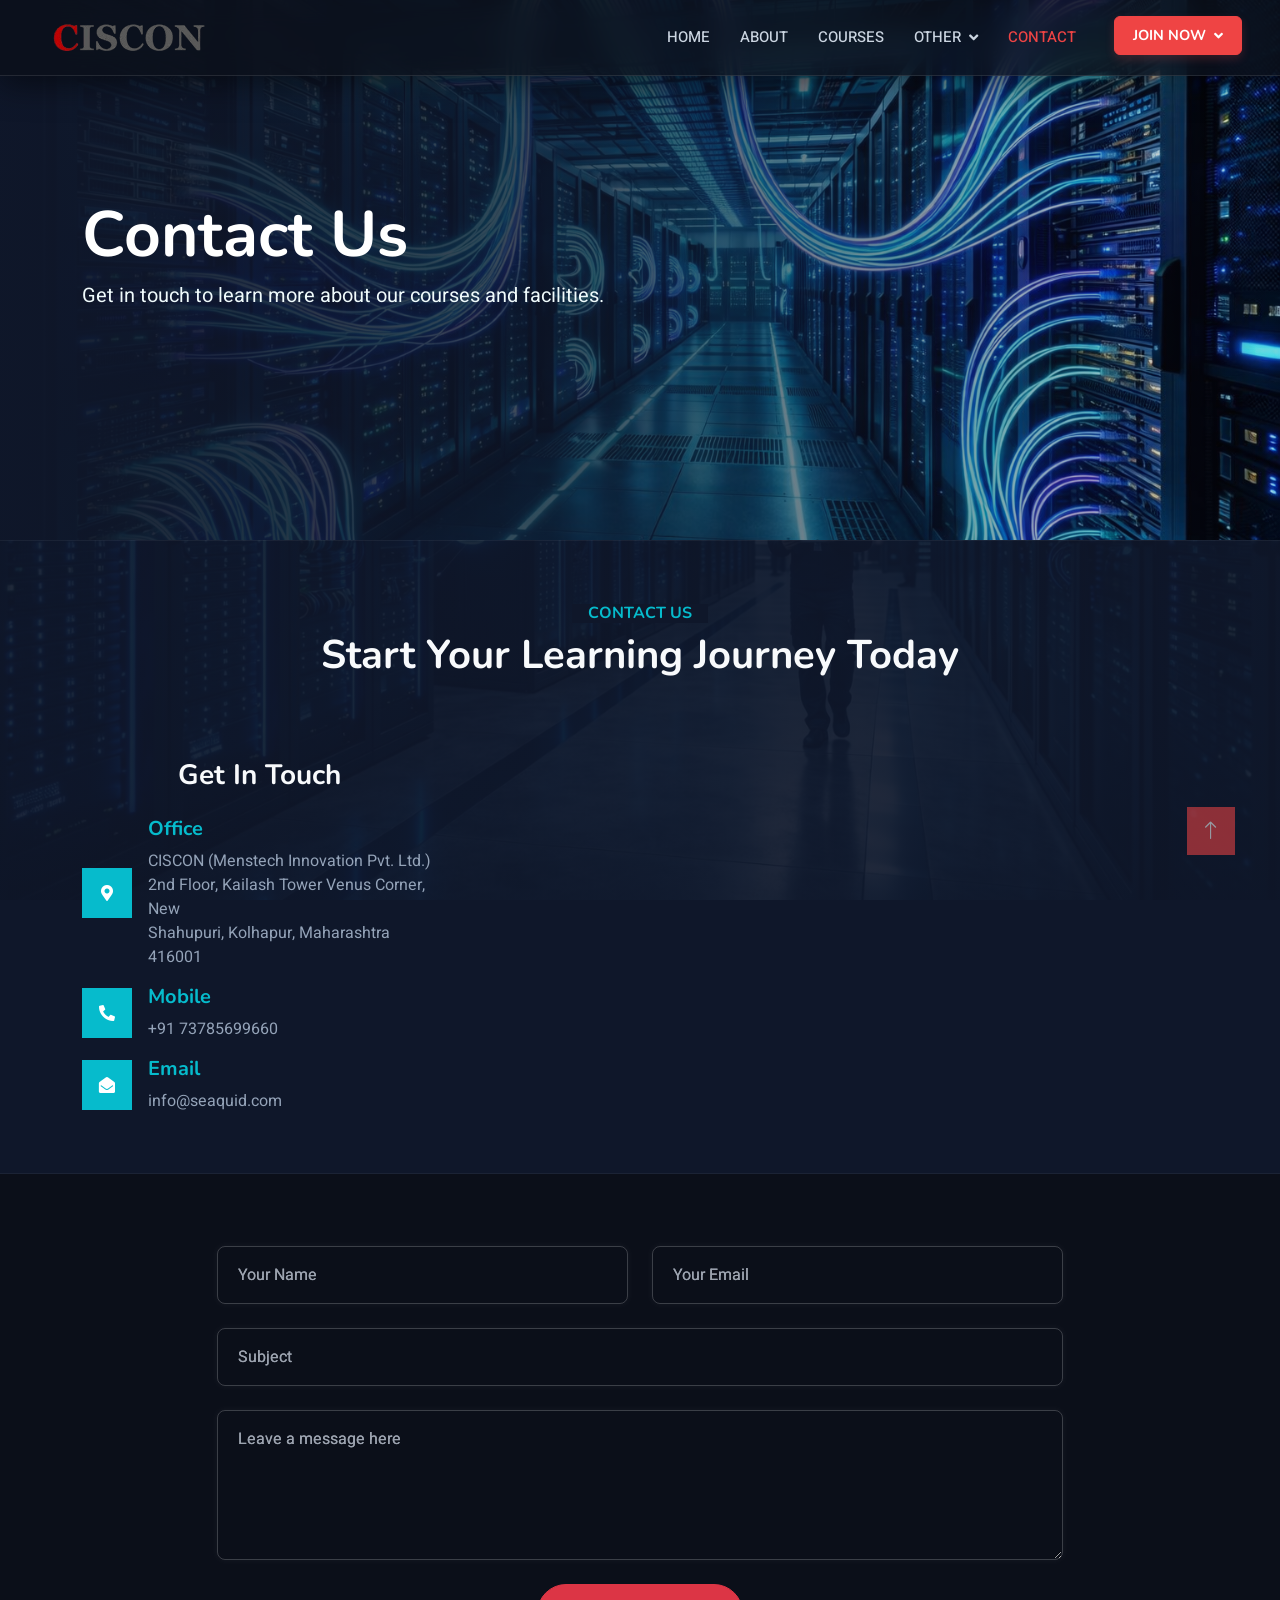
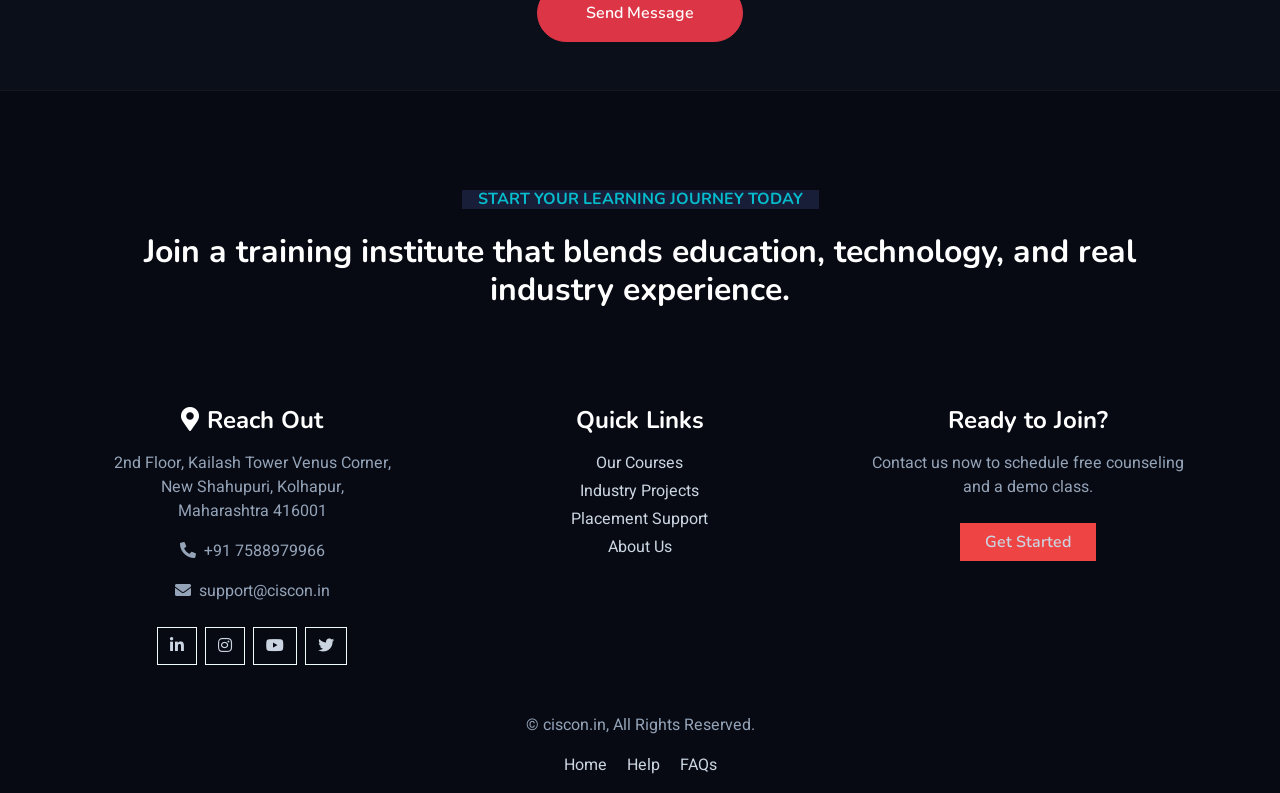
<file: contact.html>
<!DOCTYPE html>
<html lang="en">

<head>
    <meta charset="utf-8">
    <title>CISCON</title>
    <meta content="width=device-width, initial-scale=1.0" name="viewport">
    <meta content="" name="keywords">
    <meta content="" name="description">

    <!-- Favicon -->
        <link rel="icon" type="image/png" href="img/favicon.png"> 

    <!-- Google Web Fonts -->
    <link rel="preconnect" href="https://fonts.googleapis.com">
    <link rel="preconnect" href="https://fonts.gstatic.com" crossorigin>
    <link href="https://fonts.googleapis.com/css2?family=Heebo:wght@400;500;600&family=Nunito:wght@600;700;800&display=swap" rel="stylesheet">

    <!-- Icon Font Stylesheet -->
    <link href="https://cdnjs.cloudflare.com/ajax/libs/font-awesome/5.10.0/css/all.min.css" rel="stylesheet">
    <link href="https://cdn.jsdelivr.net/npm/bootstrap-icons@1.4.1/font/bootstrap-icons.css" rel="stylesheet">

    <!-- Libraries Stylesheet -->
    <link href="lib/animate/animate.min.css" rel="stylesheet">
    <link href="lib/owlcarousel/assets/owl.carousel.min.css" rel="stylesheet">

    <!-- Customized Bootstrap Stylesheet -->
    <link href="css/bootstrap.min.css" rel="stylesheet">

    <!-- Template Stylesheet -->
    <link href="css/style.css" rel="stylesheet">
</head>

<body>
    <!-- Spinner Start -->
    <div id="spinner" class="show bg-white position-fixed translate-middle w-100 vh-100 top-50 start-50 d-flex align-items-center justify-content-center">
        <div class="spinner-border text-primary" style="width: 3rem; height: 3rem;" role="status">
            <span class="sr-only">Loading...</span>
        </div>
    </div>
    <!-- Spinner End -->


        <!-- Navbar Start -->
    <nav class="navbar navbar-expand-lg navbar-light fixed-top p-0">
        <a href="index.html" class="navbar-brand d-flex align-items-center px-4 px-lg-5">
            <img src="images/ciscon-logo.png" alt="CISCON Logo" class="logo-img">
        </a>
        <button type="button" class="navbar-toggler me-4" data-bs-toggle="collapse" data-bs-target="#navbarCollapse">
            <span class="navbar-toggler-icon"></span>
        </button>
        <div class="collapse navbar-collapse" id="navbarCollapse">
            <div class="navbar-nav ms-auto p-4 p-lg-0">
                <a href="index.html" class="nav-item nav-link ">Home</a>
                <a href="about.html" class="nav-item nav-link ">About</a>
                <a href="courses.html" class="nav-item nav-link ">Courses</a>
                <div class="nav-item dropdown">
                    <a href="#" class="nav-link dropdown-toggle " data-bs-toggle="dropdown">Other</a>
                    <div class="dropdown-menu fade-down m-0">
                        <a href="projects.html" class="dropdown-item ">Projects</a>
                        <a href="placement.html" class="dropdown-item ">Placement Support</a>
                        <a href="personality.html" class="dropdown-item ">Personality Development</a>
                    </div>
                </div>
                <a href="contact.html" class="nav-item nav-link active">Contact</a>
                                <div class="nav-item dropdown px-lg-2">
                    <a href="#" class="nav-link dropdown-toggle btn btn-primary px-4 text-white d-flex align-items-center justify-content-center" data-bs-toggle="dropdown" style="border-radius: 6px; font-weight: 700; height: 100%;">JOIN NOW</a>
                    <div class="dropdown-menu fade-down m-0 join-now-menu" style="background-color: #111827; border: 1px solid rgba(255,255,255,0.1); border-radius: 8px; right: 0; left: auto;">
                        <a href="https://docs.google.com/forms/d/e/1FAIpQLSc6FewKvBmzRQSC7KK7QIDBjjRHAqqRzZ3b0C-c6IZa_Krbkg/viewform" target="_blank" class="dropdown-item">Student</a>
                        <a href="https://docs.google.com/forms/d/e/1FAIpQLSfAVIfv1AhJoniE1dHXH4i5PYHENJtjaFymsyYkzKsXqiaO5Q/viewform" target="_blank" class="dropdown-item">Institute</a>
                    </div>
                </div>
            </div>
        </div>
    </nav>
    <!-- Navbar End -->


    <!-- Header Start -->
    <section class="container-fluid p-0 mb-5 position-relative">
        <img class="w-100" src="img/course_networking_1774332061356.png" alt="Contact Us" style="height: 60vh; min-height: 400px; object-fit: cover; object-position: center right;">
        <div class="position-absolute top-0 start-0 w-100 h-100 d-flex align-items-center hero-gradient">
            <div class="container">
                <div class="row justify-content-center justify-content-lg-start">
                    <div class="col-lg-7 col-md-9 text-center text-lg-start">
                        <h1 class="display-3 text-white animated slideInDown fw-bold">Contact Us</h1>
                        <p class="fs-5 text-light mb-4 pb-2 animated slideInDown">Get in touch to learn more about our courses and facilities.</p>
                    </div>
                </div>
            </div>
        </div>
    </section>
    <!-- Header End -->


    <!-- Contact Start -->
    <section class="cinematic-bg-alt overflow-hidden">
        <div class="container">
            <div class="text-center wow fadeInUp" data-wow-delay="0.1s">
                <h6 class="section-title bg-white text-center text-primary px-3">Contact Us</h6>
                <h1 class="mb-5">Start Your Learning Journey Today</h1>
            </div>
            <div class="row g-4">
                <div class="col-lg-4 col-md-6 wow fadeInUp pt-2" data-wow-delay="0.1s">
                    <h3 class="text-center pb-3"> Get In Touch</h3>
                    <div class="d-flex align-items-center mb-3">
                        <div class="d-flex align-items-center justify-content-center flex-shrink-0 bg-primary" style="width: 50px; height: 50px;">
                            <i class="fa fa-map-marker-alt text-white"></i>
                        </div>
                        <div class="ms-3">
                            <h5 class="text-primary">Office</h5>
                            <p class="mb-0">CISCON (Menstech Innovation Pvt. Ltd.)<br>2nd Floor, Kailash Tower Venus Corner, New<br> Shahupuri, Kolhapur, Maharashtra 416001</p>
                        </div>
                    </div>
                    <div class="d-flex align-items-center mb-3">
                        <div class="d-flex align-items-center justify-content-center flex-shrink-0 bg-primary" style="width: 50px; height: 50px;">
                            <i class="fa fa-phone-alt text-white"></i>
                        </div>
                        <div class="ms-3">
                            <h5 class="text-primary">Mobile</h5>
                            <p class="mb-0">+91 73785699660</p>
                        </div>
                    </div>
                    <div class="d-flex align-items-center">
                        <div class="d-flex align-items-center justify-content-center flex-shrink-0 bg-primary" style="width: 50px; height: 50px;">
                            <i class="fa fa-envelope-open text-white"></i>
                        </div>
                        <div class="ms-3">
                            <h5 class="text-primary">Email</h5>
                            <p class="mb-0">info@seaquid.com</p>
                        </div>
                    </div>
                </div>
                <div class="col-lg-4 col-md-6 wow fadeInUp ml-5 pb-5"  data-wow-delay="0.3s">
                    
                    <iframe src="https://www.google.com/maps/embed?pb=!1m13!1m8!1m3!1d7642.942552669058!2d74.233983!3d16.703321!3m2!1i1024!2i768!4f13.1!3m2!1m1!2zMTbCsDQyJzEyLjAiTiA3NMKwMTQnMDIuMyJF!5e0!3m2!1sen!2sus!4v1774424703344!5m2!1sen!2sus" width="200%" height="120%" style="border:0;" allowfullscreen="" loading="lazy" referrerpolicy="no-referrer-when-downgrade"></iframe>
                </div>
                
            </div>
        </div>
    </section>

    
    

    <section class="container-fluid py-5">
        <div class="row justify-content-center">
            <div class="col-lg-8 wow fadeInUp" data-wow-delay="0.5s">

                <form>

                    <div class="row g-4">

                        <!-- Name -->
                        <div class="col-md-6">
                            <div class="form-floating">
                                <input type="text" class="form-control custom-input" id="name" placeholder="Your Name" required>
                                <label for="name">Your Name</label>
                            </div>
                        </div>

                        <!-- Email -->
                        <div class="col-md-6">
                            <div class="form-floating">
                                <input type="email" class="form-control custom-input" id="email" placeholder="Your Email" required>
                                <label for="email">Your Email</label>
                            </div>
                        </div>

                        <!-- Subject -->
                        <div class="col-12">
                            <div class="form-floating">
                                <input type="text" class="form-control custom-input" id="subject" placeholder="Subject">
                                <label for="subject">Subject</label>
                            </div>
                        </div>

                        <!-- Message -->
                        <div class="col-12">
                            <div class="form-floating">
                                <textarea class="form-control custom-input" id="message" placeholder="Leave a message here" style="height: 160px" required></textarea>
                                <label for="message">Leave a message here</label>
                            </div>
                        </div>

                        <!-- Button -->
                        <div class="col-12 text-center">
                            <button class="btn btn-danger px-5 py-3 rounded-pill" type="submit">
                                Send Message
                            </button>
                        </div>

                    </div>

                </form>

            </div>
        </div>
    </section>
    <!-- Contact End -->


        <!-- Footer Start -->
    <footer class="container-fluid bg-dark text-light footer pt-5 mt-5 wow fadeIn text-center">

            <div class="container py-5">
                
                <div class="mb-5">
                    <h6 class="section-title bg-dark text-primary px-3">
                        Start Your Learning Journey Today
                    </h6>
                    <h2 class="text-white mt-3">
                        Join a training institute that blends education, technology, and real industry experience.
                    </h2>
                </div>

                <div class="row g-5 justify-content-center">

                    <!-- Column 1 -->
                    <div class="col-lg-4 col-md-6">
                        <h4 class="text-white mb-3">
                            <i class="fa fa-map-marker-alt me-2"></i>Reach Out
                        </h4>

                        <p>2nd Floor, Kailash Tower Venus Corner, <br> New Shahupuri, Kolhapur, <br> Maharashtra 416001</p>
                        <p><i class="fa fa-phone-alt me-2"></i>+91 7588979966</p>
                        <p class="mail"><i class="fa fa-envelope me-2"></i>support@ciscon.in</p>

                        <div class="d-flex justify-content-center pt-2">
                            <a class="btn btn-outline-light mx-1" href="#"><i class="fab fa-linkedin-in"></i></a>
                            <a class="btn btn-outline-light mx-1" href="#"><i class="fab fa-instagram"></i></a>
                            <a class="btn btn-outline-light mx-1" href="#"><i class="fab fa-youtube"></i></a>
                            <a class="btn btn-outline-light mx-1" href="#"><i class="fab fa-twitter"></i></a>
                        </div>
                    </div>

                    <!-- Column 2 -->
                    <div class="col-lg-4 col-md-6">
                        <h4 class="text-white mb-3">Quick Links</h4>

                        <a class="d-block text-light mb-1" href="courses.html">Our Courses</a>
                        <a class="d-block text-light mb-1" href="projects.html">Industry Projects</a>
                        <a class="d-block text-light mb-1" href="placement.html">Placement Support</a>
                        <a class="d-block text-light" href="about.html">About Us</a>

                    </div>

                    <!-- Column 3 -->
                    <div class="col-lg-4 col-md-6">
                        <h4 class="text-white mb-3">Ready to Join?</h4>
                        <p>Contact us now to schedule free counseling and a demo class.</p>
                        <a href="contact.html" class="btn btn-primary mt-2 px-4">Get Started</a>
                    </div>

                </div>
            </div>

            <!-- Bottom -->
            <div class="container text-center pb-3">
                <p class="pb-3 mb-0 ">
                    &copy;  ciscon.in, All Rights Reserved.
                </p>

                <div>
                    <a href="#" class="mx-2 text-light">Home</a>
                    <a href="#" class="mx-2 text-light">Help</a>
                    <a href="#" class="mx-2 text-light">FAQs</a>
                </div>
            </div>

        </footer>
    <!-- Footer End -->


    <!-- Back to Top -->
    <a href="#" class="btn btn-lg btn-primary btn-lg-square back-to-top"><i class="bi bi-arrow-up"></i></a>


    <!-- JavaScript Libraries -->
    <script src="https://code.jquery.com/jquery-3.4.1.min.js"></script>
    <script src="https://cdn.jsdelivr.net/npm/bootstrap@5.0.0/dist/js/bootstrap.bundle.min.js"></script>
    <script src="lib/wow/wow.min.js"></script>
    <script src="lib/easing/easing.min.js"></script>
    <script src="lib/waypoints/waypoints.min.js"></script>
    <script src="lib/owlcarousel/owl.carousel.min.js"></script>

    <!-- Template Javascript -->
    <script src="js/main.js"></script>
</body>

</html>
</file>
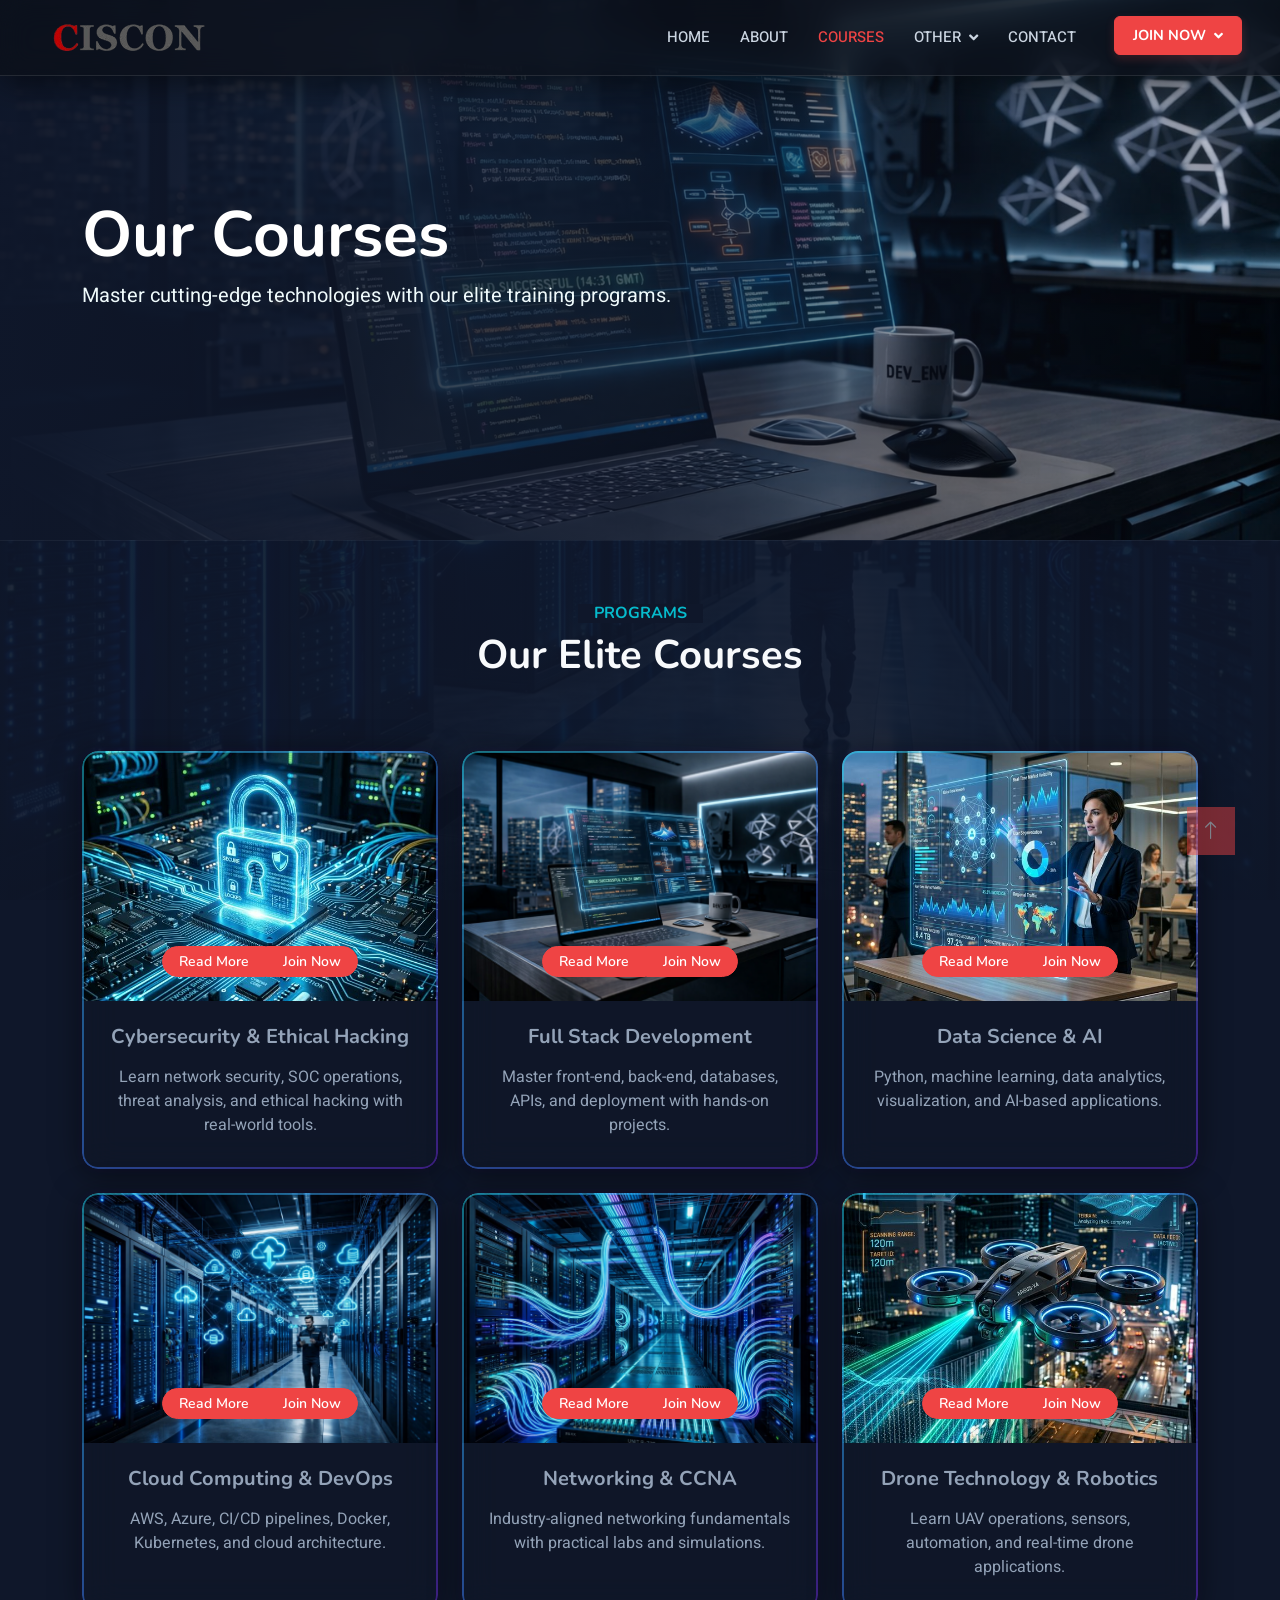
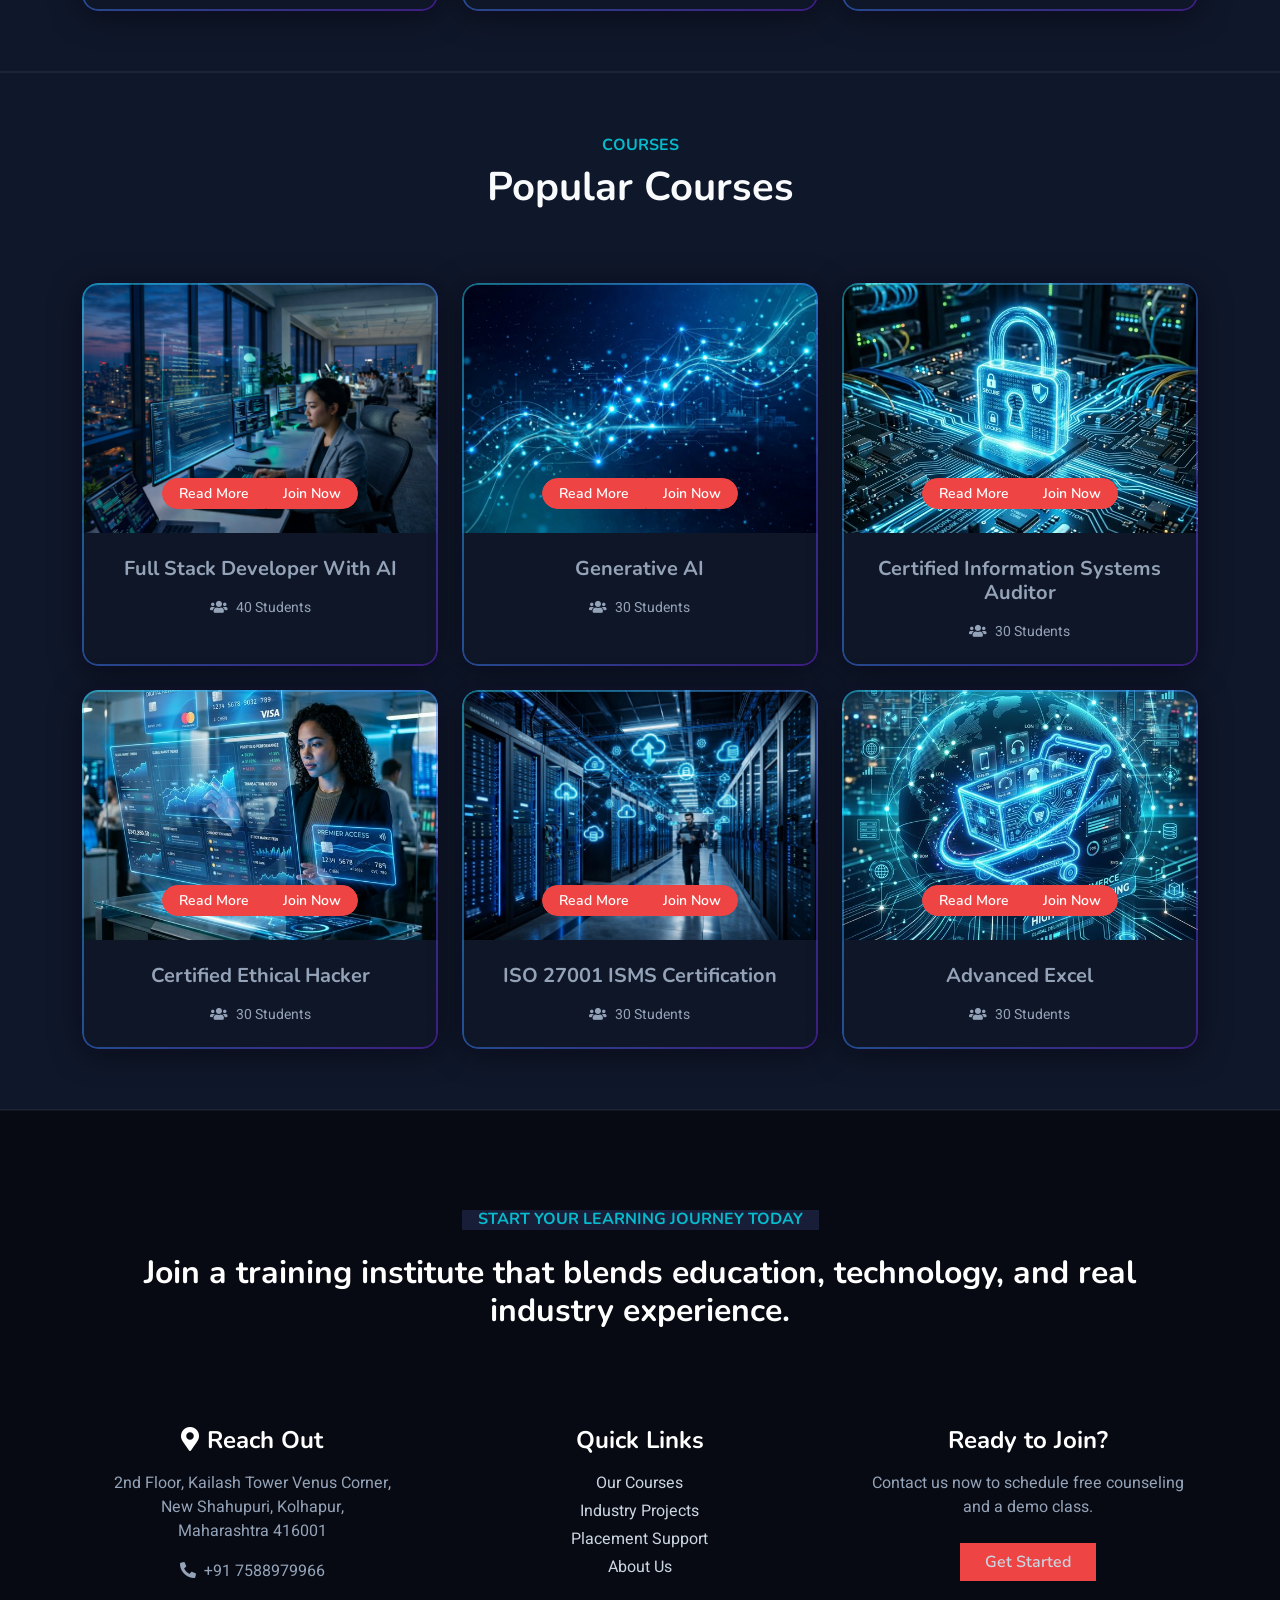
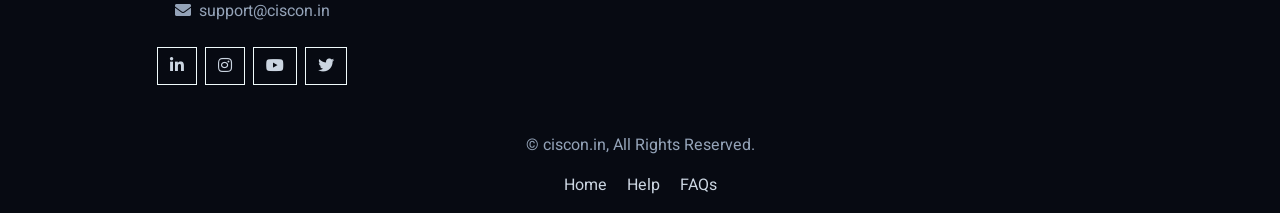
<file: courses.html>
<!DOCTYPE html>
<html lang="en">

<head>
    <meta charset="utf-8">
    <title>CISCON</title>
    <meta content="width=device-width, initial-scale=1.0" name="viewport">
    <meta content="" name="keywords">
    <meta content="" name="description">

    <!-- Favicon -->
        <link rel="icon" type="image/png" href="img/favicon.png"> 

    <!-- Google Web Fonts -->
    <link rel="preconnect" href="https://fonts.googleapis.com">
    <link rel="preconnect" href="https://fonts.gstatic.com" crossorigin>
    <link href="https://fonts.googleapis.com/css2?family=Heebo:wght@400;500;600&family=Nunito:wght@600;700;800&display=swap" rel="stylesheet">

    <!-- Icon Font Stylesheet -->
    <link href="https://cdnjs.cloudflare.com/ajax/libs/font-awesome/5.10.0/css/all.min.css" rel="stylesheet">
    <link href="https://cdn.jsdelivr.net/npm/bootstrap-icons@1.4.1/font/bootstrap-icons.css" rel="stylesheet">

    <!-- Libraries Stylesheet -->
    <link href="lib/animate/animate.min.css" rel="stylesheet">
    <link href="lib/owlcarousel/assets/owl.carousel.min.css" rel="stylesheet">

    <!-- Customized Bootstrap Stylesheet -->
    <link href="css/bootstrap.min.css" rel="stylesheet">

    <!-- Template Stylesheet -->
    <link href="css/style.css" rel="stylesheet">
</head>

<body>
    <!-- Spinner Start -->
    <div id="spinner" class="show bg-white position-fixed translate-middle w-100 vh-100 top-50 start-50 d-flex align-items-center justify-content-center">
        <div class="spinner-border text-primary" style="width: 3rem; height: 3rem;" role="status">
            <span class="sr-only">Loading...</span>
        </div>
    </div>
    <!-- Spinner End -->


        <!-- Navbar Start -->
    <nav class="navbar navbar-expand-lg navbar-light fixed-top p-0">
        <a href="index.html" class="navbar-brand d-flex align-items-center px-4 px-lg-5">
            <img src="images/ciscon-logo.png" alt="CISCON Logo" class="logo-img">
        </a>
        <button type="button" class="navbar-toggler me-4" data-bs-toggle="collapse" data-bs-target="#navbarCollapse">
            <span class="navbar-toggler-icon"></span>
        </button>
        <div class="collapse navbar-collapse" id="navbarCollapse">
            <div class="navbar-nav ms-auto p-4 p-lg-0">
                <a href="index.html" class="nav-item nav-link ">Home</a>
                <a href="about.html" class="nav-item nav-link ">About</a>
                <a href="courses.html" class="nav-item nav-link active">Courses</a>
                <div class="nav-item dropdown">
                    <a href="#" class="nav-link dropdown-toggle " data-bs-toggle="dropdown">Other</a>
                    <div class="dropdown-menu fade-down m-0">
                        <a href="projects.html" class="dropdown-item ">Projects</a>
                        <a href="placement.html" class="dropdown-item ">Placement Support</a>
                        <a href="personality.html" class="dropdown-item ">Personality Development</a>
                    </div>
                </div>
                <a href="contact.html" class="nav-item nav-link ">Contact</a>
                                <div class="nav-item dropdown px-lg-2">
                    <a href="#" class="nav-link dropdown-toggle btn btn-primary px-4 text-white d-flex align-items-center justify-content-center" data-bs-toggle="dropdown" style="border-radius: 6px; font-weight: 700; height: 100%;">JOIN NOW</a>
                    <div class="dropdown-menu fade-down m-0 join-now-menu" style="background-color: #111827; border: 1px solid rgba(255,255,255,0.1); border-radius: 8px; right: 0; left: auto;">
                        <a href="https://docs.google.com/forms/d/e/1FAIpQLSc6FewKvBmzRQSC7KK7QIDBjjRHAqqRzZ3b0C-c6IZa_Krbkg/viewform" target="_blank" class="dropdown-item">Student</a>
                        <a href="https://docs.google.com/forms/d/e/1FAIpQLSfAVIfv1AhJoniE1dHXH4i5PYHENJtjaFymsyYkzKsXqiaO5Q/viewform" target="_blank" class="dropdown-item">Institute</a>
                    </div>
                </div>
            </div>
        </div>
    </nav>
    <!-- Navbar End -->


    <!-- Header Start -->
    <section class="container-fluid p-0 mb-5 position-relative">
        <img class="w-100" src="img/course_fullstack_1774331996640.png" alt="Our Courses" style="height: 60vh; min-height: 400px; object-fit: cover; object-position: center right;">
        <div class="position-absolute top-0 start-0 w-100 h-100 d-flex align-items-center hero-gradient">
            <div class="container">
                <div class="row justify-content-center justify-content-lg-start">
                    <div class="col-lg-7 col-md-9 text-center text-lg-start">
                        <h1 class="display-3 text-white animated slideInDown fw-bold">Our Courses</h1>
                        <p class="fs-5 text-light mb-4 pb-2 animated slideInDown">Master cutting-edge technologies with our elite training programs.</p>
                    </div>
                </div>
            </div>
        </div>
    </section>
    <!-- Header End -->


    


    





    <!-- Courses Start -->
    <section id="courses" class="cinematic-bg-alt overflow-hidden">
        <div class="container">
            <div class="text-center wow fadeInUp" data-wow-delay="0.1s">
                <h6 class="section-title bg-white text-center text-primary px-3">Programs</h6>
                <h1 class="mb-5">Our Elite Courses</h1>
            </div>
            <div class="row g-4 justify-content-center">



                <!-- Course 1 -->
                <div class="col-lg-4 col-md-6 wow fadeInUp" data-wow-delay="0.1s">
                    <div class="course-item bg-light text-center overflow-hidden" style="height: 100%;">
                        
                        <!-- Image Section -->
                        <div class="position-relative overflow-hidden w-100">
                            <img src="img/course_cyber_1774331974512.png" 
                                alt="Cybersecurity & Ethical Hacking" 
                                class="img-fluid w-100 course-img-top" 
                                style="height: 250px; object-fit: cover;">

                            <!-- Buttons Overlay -->
                            <div class="w-100 position-absolute bottom-0 start-0 d-flex justify-content-center mb-4">
                                <a href="courses.html" 
                                class="flex-shrink-0 btn btn-sm btn-primary px-3 border-end" 
                                style="border-radius: 30px 0 0 30px;">
                                Read More
                                </a>

                                <a href="https://docs.google.com/forms/d/e/1FAIpQLSc6FewKvBmzRQSC7KK7QIDBjjRHAqqRzZ3b0C-c6IZa_Krbkg/viewform" 
                                target="_blank" 
                                class="flex-shrink-0 btn btn-sm btn-primary px-3" 
                                style="border-radius: 0 30px 30px 0;">
                                Join Now
                                </a>
                            </div>
                        </div>

                        <!-- Content Section -->
                        <div class="course-content p-4">
                            <h5 class="mb-3 text-white">Cybersecurity & Ethical Hacking</h5>
                            
                            <p class="text-light mb-2">
                                Learn network security, SOC operations, threat analysis, and ethical hacking with real-world tools.
                            </p>

                        </div>

                    </div>
                </div>
                <!-- Course 2 -->
                <div class="col-lg-4 col-md-6 wow fadeInUp" data-wow-delay="0.3s">
                    <div class="course-item bg-light text-center overflow-hidden" style="height: 100%;">
                        
                        <!-- Image Section -->
                        <div class="position-relative overflow-hidden w-100">
                            <img src="img/course_fullstack_1774331996640.png" 
                                alt="Full Stack Development" 
                                class="img-fluid w-100 course-img-top" 
                                style="height: 250px; object-fit: cover;">

                            <!-- Buttons Overlay -->
                            <div class="w-100 position-absolute bottom-0 start-0 d-flex justify-content-center mb-4">
                                <a href="courses.html" 
                                class="flex-shrink-0 btn btn-sm btn-primary px-3 border-end" 
                                style="border-radius: 30px 0 0 30px;">
                                Read More
                                </a>

                                <a href="https://docs.google.com/forms/d/e/1FAIpQLSc6FewKvBmzRQSC7KK7QIDBjjRHAqqRzZ3b0C-c6IZa_Krbkg/viewform" 
                                target="_blank" 
                                class="flex-shrink-0 btn btn-sm btn-primary px-3" 
                                style="border-radius: 0 30px 30px 0;">
                                Join Now
                                </a>
                            </div>
                        </div>

                        <!-- Content Section -->
                        <div class="course-content p-4">
                            <h5 class="mb-3 text-white">Full Stack Development</h5>
                            
                            <p class="text-light mb-2">
                                Master front-end, back-end, databases, APIs, and deployment with hands-on projects.
                            </p>
                        </div>

                    </div>
                </div>
                <!-- Course 3 -->
                 <div class="col-lg-4 col-md-6 wow fadeInUp" data-wow-delay="0.5s">
                    <div class="course-item bg-light text-center overflow-hidden" style="height: 100%;">
                        
                        <!-- Image Section -->
                        <div class="position-relative overflow-hidden w-100">
                            <img src="img/course_data_1774332020976.png" 
                                alt="Data Science & AI" 
                                class="img-fluid w-100 course-img-top" 
                                style="height: 250px; object-fit: cover;">

                            <!-- Buttons Overlay -->
                            <div class="w-100 position-absolute bottom-0 start-0 d-flex justify-content-center mb-4">
                                <a href="courses.html" 
                                class="flex-shrink-0 btn btn-sm btn-primary px-3 border-end" 
                                style="border-radius: 30px 0 0 30px;">
                                Read More
                                </a>

                                <a href="https://docs.google.com/forms/d/e/1FAIpQLSc6FewKvBmzRQSC7KK7QIDBjjRHAqqRzZ3b0C-c6IZa_Krbkg/viewform" 
                                target="_blank" 
                                class="flex-shrink-0 btn btn-sm btn-primary px-3" 
                                style="border-radius: 0 30px 30px 0;">
                                Join Now
                                </a>
                            </div>
                        </div>

                        <!-- Content Section -->
                        <div class="course-content p-4">
                            <h5 class="mb-3 text-white">Data Science & AI</h5>
                            
                            <p class="text-light mb-2">
                                Python, machine learning, data analytics, visualization, and AI-based applications.
                            </p>

                        </div>

                    </div>
                </div>
                
                <!-- Course 4 -->
                <div class="col-lg-4 col-md-6 wow fadeInUp" data-wow-delay="0.1s">
                    <div class="course-item bg-light text-center overflow-hidden" style="height: 100%;">
                        
                        <!-- Image Section -->
                        <div class="position-relative overflow-hidden w-100">
                            <img src="img/course_cloud_1774332038696.png" 
                                alt="Cloud Computing & DevOps" 
                                class="img-fluid w-100 course-img-top" 
                                style="height: 250px; object-fit: cover;">

                            <!-- Buttons Overlay -->
                            <div class="w-100 position-absolute bottom-0 start-0 d-flex justify-content-center mb-4">
                                <a href="courses.html" 
                                class="flex-shrink-0 btn btn-sm btn-primary px-3 border-end" 
                                style="border-radius: 30px 0 0 30px;">
                                Read More
                                </a>

                                <a href="https://docs.google.com/forms/d/e/1FAIpQLSc6FewKvBmzRQSC7KK7QIDBjjRHAqqRzZ3b0C-c6IZa_Krbkg/viewform" 
                                target="_blank" 
                                class="flex-shrink-0 btn btn-sm btn-primary px-3" 
                                style="border-radius: 0 30px 30px 0;">
                                Join Now
                                </a>
                            </div>
                        </div>

                        <!-- Content Section -->
                        <div class="course-content p-4">
                            <h5 class="mb-3 text-white">Cloud Computing & DevOps</h5>
                            
                            <p class="text-light mb-2">
                                AWS, Azure, CI/CD pipelines, Docker, Kubernetes, and cloud architecture.
                            </p>

                        </div>

                    </div>
                </div>
                <!-- Course 5 -->
                <div class="col-lg-4 col-md-6 wow fadeInUp" data-wow-delay="0.3s">
                    <div class="course-item bg-light text-center overflow-hidden" style="height: 100%;">
                        
                        <!-- Image Section -->
                        <div class="position-relative overflow-hidden w-100">
                            <img src="img/course_networking_1774332061356.png" 
                                alt="Networking & CCNA" 
                                class="img-fluid w-100 course-img-top" 
                                style="height: 250px; object-fit: cover;">

                            <!-- Buttons Overlay -->
                            <div class="w-100 position-absolute bottom-0 start-0 d-flex justify-content-center mb-4">
                                <a href="courses.html" 
                                class="flex-shrink-0 btn btn-sm btn-primary px-3 border-end" 
                                style="border-radius: 30px 0 0 30px;">
                                Read More
                                </a>

                                <a href="https://docs.google.com/forms/d/e/1FAIpQLSc6FewKvBmzRQSC7KK7QIDBjjRHAqqRzZ3b0C-c6IZa_Krbkg/viewform" 
                                target="_blank" 
                                class="flex-shrink-0 btn btn-sm btn-primary px-3" 
                                style="border-radius: 0 30px 30px 0;">
                                Join Now
                                </a>
                            </div>
                        </div>

                        <!-- Content Section -->
                        <div class="course-content p-4">
                            <h5 class="mb-3 text-white">Networking & CCNA</h5>
                            
                            <p class="text-light mb-2">
                                Industry-aligned networking fundamentals with practical labs and simulations.
                            </p>

                        </div>

                    </div>
                </div>
                <!-- Course 6 -->
                <div class="col-lg-4 col-md-6 wow fadeInUp" data-wow-delay="0.5s">
                    <div class="course-item bg-light text-center overflow-hidden" style="height: 100%;">
                        
                        <!-- Image Section -->
                        <div class="position-relative overflow-hidden w-100">
                            <img src="img/course_drone_1774332076044.png" 
                                alt="Drone Technology & Robotics" 
                                class="img-fluid w-100 course-img-top" 
                                style="height: 250px; object-fit: cover;">

                            <!-- Buttons Overlay -->
                            <div class="w-100 position-absolute bottom-0 start-0 d-flex justify-content-center mb-4">
                                <a href="courses.html" 
                                class="flex-shrink-0 btn btn-sm btn-primary px-3 border-end" 
                                style="border-radius: 30px 0 0 30px;">
                                Read More
                                </a>

                                <a href="https://docs.google.com/forms/d/e/1FAIpQLSc6FewKvBmzRQSC7KK7QIDBjjRHAqqRzZ3b0C-c6IZa_Krbkg/viewform" 
                                target="_blank" 
                                class="flex-shrink-0 btn btn-sm btn-primary px-3" 
                                style="border-radius: 0 30px 30px 0;">
                                Join Now
                                </a>
                            </div>
                        </div>

                        <!-- Content Section -->
                        <div class="course-content p-4">
                            <h5 class="mb-3 text-white">Drone Technology & Robotics</h5>
                            
                            <p class="text-light mb-2">
                                Learn UAV operations, sensors, automation, and real-time drone applications.
                            </p>
                        </div>

                    </div>
                </div>
            </div>
        </div>
    </section>
    <!-- Courses End -->


   
    

    <!-- Popular Courses Start -->
    <section id="popular-courses" class="cinematic-bg-alt overflow-hidden">
        <div class="container">
            <div class="text-center wow fadeInUp" data-wow-delay="0.1s">
                <h6 class="section-title bg-white text-center text-primary px-3">COURSES</h6>
                <h1 class="mb-5">Popular Courses</h1>
            </div>
            <div class="row g-4 justify-content-center">
                <!-- Course 1 -->
                <div class="col-lg-4 col-md-6 wow fadeInUp" data-wow-delay="0.1s">
                    <div class="course-item bg-light text-center overflow-hidden" style="height: 100%;">
                        <div class="position-relative overflow-hidden w-100">
                            <img src="img/proj_software_1774332215782.png" alt="Full Stack Developer With AI" class="img-fluid w-100 course-img-top" style="height: 250px; object-fit: cover;">
                            <div class="w-100 position-absolute bottom-0 start-0 d-flex justify-content-center mb-4">
                                <a href="courses.html" class="flex-shrink-0 btn btn-sm btn-primary px-3 border-end" style="border-radius: 30px 0 0 30px;">Read More</a>
                                <a href="https://docs.google.com/forms/d/e/1FAIpQLSc6FewKvBmzRQSC7KK7QIDBjjRHAqqRzZ3b0C-c6IZa_Krbkg/viewform" target="_blank" class="flex-shrink-0 btn btn-sm btn-primary px-3" style="border-radius: 0 30px 30px 0;">Join Now</a>
                            </div>
                        </div>
                        <div class="course-content p-4">
                            <h5 class="mb-3 text-white">Full Stack Developer With AI</h5>
                            <div class="d-flex justify-content-center">
                                <small class="text-light"><i class="fa fa-users text-primary me-2"></i>40 Students</small>
                            </div>
                        </div>
                    </div>
                </div>
                <!-- Course 2 -->
                <div class="col-lg-4 col-md-6 wow fadeInUp" data-wow-delay="0.2s">
                    <div class="course-item bg-light text-center overflow-hidden" style="height: 100%;">
                        <div class="position-relative overflow-hidden w-100">
                            <img src="img/hero_ai_1_1774331938601.png" alt="Generative AI" class="img-fluid w-100 course-img-top" style="height: 250px; object-fit: cover;">
                            <div class="w-100 position-absolute bottom-0 start-0 d-flex justify-content-center mb-4">
                                <a href="courses.html" class="flex-shrink-0 btn btn-sm btn-primary px-3 border-end" style="border-radius: 30px 0 0 30px;">Read More</a>
                                <a href="https://docs.google.com/forms/d/e/1FAIpQLSc6FewKvBmzRQSC7KK7QIDBjjRHAqqRzZ3b0C-c6IZa_Krbkg/viewform" target="_blank" class="flex-shrink-0 btn btn-sm btn-primary px-3" style="border-radius: 0 30px 30px 0;">Join Now</a>
                            </div>
                        </div>
                        <div class="course-content p-4">
                            <h5 class="mb-3 text-white">Generative AI</h5>
                            <div class="d-flex justify-content-center">
                                <small class="text-light"><i class="fa fa-users text-primary me-2"></i>30 Students</small>
                            </div>
                        </div>
                    </div>
                </div>
                <!-- Course 3 -->
                <div class="col-lg-4 col-md-6 wow fadeInUp" data-wow-delay="0.3s">
                    <div class="course-item bg-light text-center overflow-hidden" style="height: 100%;">
                        <div class="position-relative overflow-hidden w-100">
                            <img src="img/course_cyber_1774331974512.png" alt="Certified Information Systems Auditor" class="img-fluid w-100 course-img-top" style="height: 250px; object-fit: cover;">
                            <div class="w-100 position-absolute bottom-0 start-0 d-flex justify-content-center mb-4">
                                <a href="courses.html" class="flex-shrink-0 btn btn-sm btn-primary px-3 border-end" style="border-radius: 30px 0 0 30px;">Read More</a>
                                <a href="https://docs.google.com/forms/d/e/1FAIpQLSc6FewKvBmzRQSC7KK7QIDBjjRHAqqRzZ3b0C-c6IZa_Krbkg/viewform" target="_blank" class="flex-shrink-0 btn btn-sm btn-primary px-3" style="border-radius: 0 30px 30px 0;">Join Now</a>
                            </div>
                        </div>
                        <div class="course-content p-4">
                            <h5 class="mb-3 text-white">Certified Information Systems Auditor</h5>
                            <div class="d-flex justify-content-center">
                                <small class="text-light"><i class="fa fa-users text-primary me-2"></i>30 Students</small>
                            </div>
                        </div>
                    </div>
                </div>
                <!-- Course 4 -->
                <div class="col-lg-4 col-md-6 wow fadeInUp" data-wow-delay="0.4s">
                    <div class="course-item bg-light text-center overflow-hidden" style="height: 100%;">
                        <div class="position-relative overflow-hidden w-100">
                            <img src="img/proj_banking_1774332098728.png" alt="Certified Ethical Hacker" class="img-fluid w-100 course-img-top" style="height: 250px; object-fit: cover;">
                            <div class="w-100 position-absolute bottom-0 start-0 d-flex justify-content-center mb-4">
                                <a href="courses.html" class="flex-shrink-0 btn btn-sm btn-primary px-3 border-end" style="border-radius: 30px 0 0 30px;">Read More</a>
                                <a href="https://docs.google.com/forms/d/e/1FAIpQLSc6FewKvBmzRQSC7KK7QIDBjjRHAqqRzZ3b0C-c6IZa_Krbkg/viewform" target="_blank" class="flex-shrink-0 btn btn-sm btn-primary px-3" style="border-radius: 0 30px 30px 0;">Join Now</a>
                            </div>
                        </div>
                        <div class="course-content p-4">
                            <h5 class="mb-3 text-white">Certified Ethical Hacker</h5>
                            <div class="d-flex justify-content-center">
                                <small class="text-light"><i class="fa fa-users text-primary me-2"></i>30 Students</small>
                            </div>
                        </div>
                    </div>
                </div>
                <!-- Course 5 -->
                <div class="col-lg-4 col-md-6 wow fadeInUp" data-wow-delay="0.5s">
                    <div class="course-item bg-light text-center overflow-hidden" style="height: 100%;">
                        <div class="position-relative overflow-hidden w-100">
                            <img src="img/course_cloud_1774332038696.png" alt="ISO 27001 ISMS Certification" class="img-fluid w-100 course-img-top" style="height: 250px; object-fit: cover;">
                            <div class="w-100 position-absolute bottom-0 start-0 d-flex justify-content-center mb-4">
                                <a href="courses.html" class="flex-shrink-0 btn btn-sm btn-primary px-3 border-end" style="border-radius: 30px 0 0 30px;">Read More</a>
                                <a href="https://docs.google.com/forms/d/e/1FAIpQLSc6FewKvBmzRQSC7KK7QIDBjjRHAqqRzZ3b0C-c6IZa_Krbkg/viewform" target="_blank" class="flex-shrink-0 btn btn-sm btn-primary px-3" style="border-radius: 0 30px 30px 0;">Join Now</a>
                            </div>
                        </div>
                        <div class="course-content p-4">
                            <h5 class="mb-3 text-white">ISO 27001 ISMS Certification</h5>
                            <div class="d-flex justify-content-center">
                                <small class="text-light"><i class="fa fa-users text-primary me-2"></i>30 Students</small>
                            </div>
                        </div>
                    </div>
                </div>
                <!-- Course 6 -->
                <div class="col-lg-4 col-md-6 wow fadeInUp" data-wow-delay="0.6s">
                    <div class="course-item bg-light text-center overflow-hidden" style="height: 100%;">
                        <div class="position-relative overflow-hidden w-100">
                            <img src="img/proj_ecommerce_1774332133609.png" alt="Advanced Excel" class="img-fluid w-100 course-img-top" style="height: 250px; object-fit: cover;">
                            <div class="w-100 position-absolute bottom-0 start-0 d-flex justify-content-center mb-4">
                                <a href="courses.html" class="flex-shrink-0 btn btn-sm btn-primary px-3 border-end" style="border-radius: 30px 0 0 30px;">Read More</a>
                                <a href="https://docs.google.com/forms/d/e/1FAIpQLSc6FewKvBmzRQSC7KK7QIDBjjRHAqqRzZ3b0C-c6IZa_Krbkg/viewform" target="_blank" class="flex-shrink-0 btn btn-sm btn-primary px-3" style="border-radius: 0 30px 30px 0;">Join Now</a>
                            </div>
                        </div>
                        <div class="course-content p-4">
                            <h5 class="mb-3 text-white">Advanced Excel</h5>
                            <div class="d-flex justify-content-center">
                                <small class="text-light"><i class="fa fa-users text-primary me-2"></i>30 Students</small>
                            </div>
                        </div>
                    </div>
                </div>
            </div>
        </div>
    </section>
    <!-- Popular Courses End -->






        

        <!-- Footer Start -->
    
    
    <footer class="container-fluid bg-dark text-light footer pt-5 mt-5 wow fadeIn text-center">

            <div class="container py-5">
                
                <div class="mb-5">
                    <h6 class="section-title bg-dark text-primary px-3">
                        Start Your Learning Journey Today
                    </h6>
                    <h2 class="text-white mt-3">
                        Join a training institute that blends education, technology, and real industry experience.
                    </h2>
                </div>

                <div class="row g-5 justify-content-center">

                    <!-- Column 1 -->
                    <div class="col-lg-4 col-md-6">
                        <h4 class="text-white mb-3">
                            <i class="fa fa-map-marker-alt me-2"></i>Reach Out
                        </h4>

                        <p>2nd Floor, Kailash Tower Venus Corner, <br> New Shahupuri, Kolhapur, <br> Maharashtra 416001</p>
                        <p><i class="fa fa-phone-alt me-2"></i>+91 7588979966</p>
                        <p class="mail"><i class="fa fa-envelope me-2"></i>support@ciscon.in</p>

                        <div class="d-flex justify-content-center pt-2">
                            <a class="btn btn-outline-light mx-1" href="#"><i class="fab fa-linkedin-in"></i></a>
                            <a class="btn btn-outline-light mx-1" href="#"><i class="fab fa-instagram"></i></a>
                            <a class="btn btn-outline-light mx-1" href="#"><i class="fab fa-youtube"></i></a>
                            <a class="btn btn-outline-light mx-1" href="#"><i class="fab fa-twitter"></i></a>
                        </div>
                    </div>

                    <!-- Column 2 -->
                    <div class="col-lg-4 col-md-6">
                        <h4 class="text-white mb-3">Quick Links</h4>

                        <a class="d-block text-light mb-1" href="courses.html">Our Courses</a>
                        <a class="d-block text-light mb-1" href="projects.html">Industry Projects</a>
                        <a class="d-block text-light mb-1" href="placement.html">Placement Support</a>
                        <a class="d-block text-light" href="about.html">About Us</a>

                    </div>

                    <!-- Column 3 -->
                    <div class="col-lg-4 col-md-6">
                        <h4 class="text-white mb-3">Ready to Join?</h4>
                        <p>Contact us now to schedule free counseling and a demo class.</p>
                        <a href="contact.html" class="btn btn-primary mt-2 px-4">Get Started</a>
                    </div>

                </div>
            </div>

            <!-- Bottom -->
            <div class="container text-center pb-3">
                <p class="pb-3 mb-0 ">
                    &copy;  ciscon.in, All Rights Reserved.
                </p>

                <div>
                    <a href="#" class="mx-2 text-light">Home</a>
                    <a href="#" class="mx-2 text-light">Help</a>
                    <a href="#" class="mx-2 text-light">FAQs</a>
                </div>
            </div>

        </footer>
    <!-- Footer End -->


    <!-- Back to Top -->
    <a href="#" class="btn btn-lg btn-primary btn-lg-square back-to-top"><i class="bi bi-arrow-up"></i></a>


    <!-- JavaScript Libraries -->
    <script src="https://code.jquery.com/jquery-3.4.1.min.js"></script>
    <script src="https://cdn.jsdelivr.net/npm/bootstrap@5.0.0/dist/js/bootstrap.bundle.min.js"></script>
    <script src="lib/wow/wow.min.js"></script>
    <script src="lib/easing/easing.min.js"></script>
    <script src="lib/waypoints/waypoints.min.js"></script>
    <script src="lib/owlcarousel/owl.carousel.min.js"></script>

    <!-- Template Javascript -->
    <script src="js/main.js"></script>
</body>

</html>
</file>
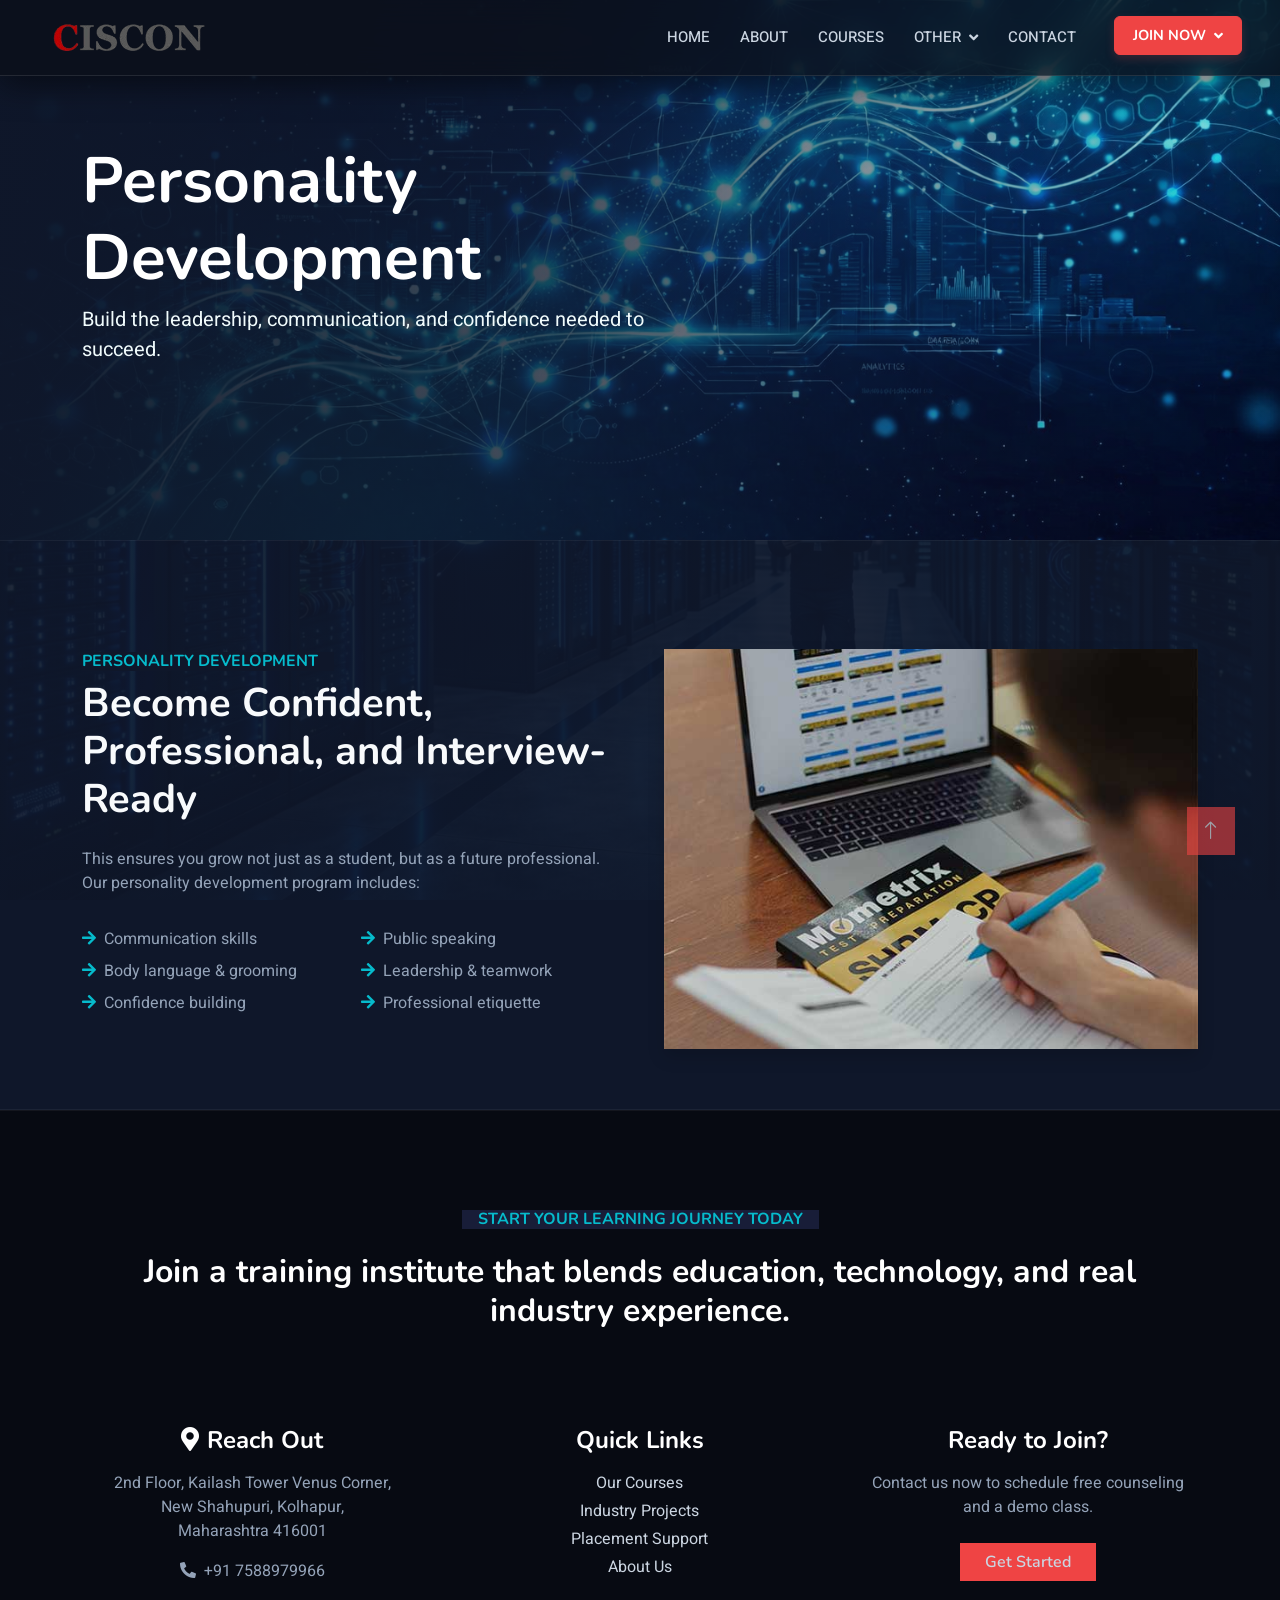
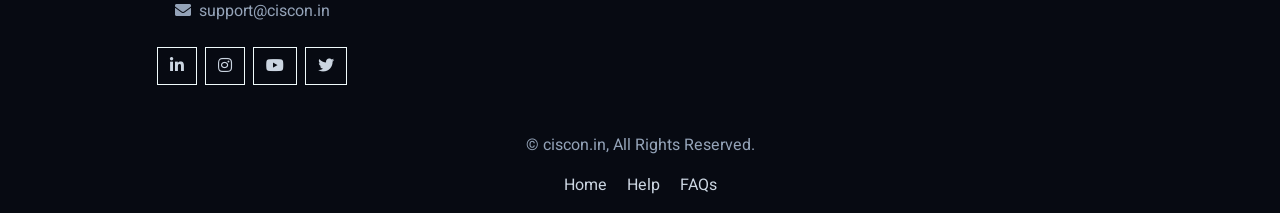
<file: personality.html>
<!DOCTYPE html>
<html lang="en">

<head>
    <meta charset="utf-8">
    <title>CISCON</title>
    <meta content="width=device-width, initial-scale=1.0" name="viewport">
    <meta content="" name="keywords">
    <meta content="" name="description">

    <!-- Favicon -->
        <link rel="icon" type="image/png" href="img/favicon.png"> 

    <!-- Google Web Fonts -->
    <link rel="preconnect" href="https://fonts.googleapis.com">
    <link rel="preconnect" href="https://fonts.gstatic.com" crossorigin>
    <link href="https://fonts.googleapis.com/css2?family=Heebo:wght@400;500;600&family=Nunito:wght@600;700;800&display=swap" rel="stylesheet">

    <!-- Icon Font Stylesheet -->
    <link href="https://cdnjs.cloudflare.com/ajax/libs/font-awesome/5.10.0/css/all.min.css" rel="stylesheet">
    <link href="https://cdn.jsdelivr.net/npm/bootstrap-icons@1.4.1/font/bootstrap-icons.css" rel="stylesheet">

    <!-- Libraries Stylesheet -->
    <link href="lib/animate/animate.min.css" rel="stylesheet">
    <link href="lib/owlcarousel/assets/owl.carousel.min.css" rel="stylesheet">

    <!-- Customized Bootstrap Stylesheet -->
    <link href="css/bootstrap.min.css" rel="stylesheet">

    <!-- Template Stylesheet -->
    <link href="css/style.css" rel="stylesheet">
</head>

<body>
    <!-- Spinner Start -->
    <div id="spinner" class="show bg-white position-fixed translate-middle w-100 vh-100 top-50 start-50 d-flex align-items-center justify-content-center">
        <div class="spinner-border text-primary" style="width: 3rem; height: 3rem;" role="status">
            <span class="sr-only">Loading...</span>
        </div>
    </div>
    <!-- Spinner End -->


        <!-- Navbar Start -->
    <nav class="navbar navbar-expand-lg navbar-light fixed-top p-0">
        <a href="index.html" class="navbar-brand d-flex align-items-center px-4 px-lg-5">
            <img src="images/ciscon-logo.png" alt="CISCON Logo" class="logo-img">
        </a>
        <button type="button" class="navbar-toggler me-4" data-bs-toggle="collapse" data-bs-target="#navbarCollapse">
            <span class="navbar-toggler-icon"></span>
        </button>
        <div class="collapse navbar-collapse" id="navbarCollapse">
            <div class="navbar-nav ms-auto p-4 p-lg-0">
                <a href="index.html" class="nav-item nav-link ">Home</a>
                <a href="about.html" class="nav-item nav-link ">About</a>
                <a href="courses.html" class="nav-item nav-link ">Courses</a>
                <div class="nav-item dropdown">
                    <a href="#" class="nav-link dropdown-toggle " data-bs-toggle="dropdown">Other</a>
                    <div class="dropdown-menu fade-down m-0">
                        <a href="projects.html" class="dropdown-item ">Projects</a>
                        <a href="placement.html" class="dropdown-item ">Placement Support</a>
                        <a href="personality.html" class="dropdown-item active">Personality Development</a>
                    </div>
                </div>
                <a href="contact.html" class="nav-item nav-link ">Contact</a>
                                <div class="nav-item dropdown px-lg-2">
                    <a href="#" class="nav-link dropdown-toggle btn btn-primary px-4 text-white d-flex align-items-center justify-content-center" data-bs-toggle="dropdown" style="border-radius: 6px; font-weight: 700; height: 100%;">JOIN NOW</a>
                    <div class="dropdown-menu fade-down m-0 join-now-menu" style="background-color: #111827; border: 1px solid rgba(255,255,255,0.1); border-radius: 8px; right: 0; left: auto;">
                        <a href="https://docs.google.com/forms/d/e/1FAIpQLSc6FewKvBmzRQSC7KK7QIDBjjRHAqqRzZ3b0C-c6IZa_Krbkg/viewform" target="_blank" class="dropdown-item">Student</a>
                        <a href="https://docs.google.com/forms/d/e/1FAIpQLSfAVIfv1AhJoniE1dHXH4i5PYHENJtjaFymsyYkzKsXqiaO5Q/viewform" target="_blank" class="dropdown-item">Institute</a>
                    </div>
                </div>
            </div>
        </div>
    </nav>
    <!-- Navbar End -->


    <!-- Header Start -->
    <section class="container-fluid p-0 mb-5 position-relative">
        <img class="w-100" src="img/hero_ai_1_1774331938601.png" alt="Personality Development" style="height: 60vh; min-height: 400px; object-fit: cover; object-position: center right;">
        <div class="position-absolute top-0 start-0 w-100 h-100 d-flex align-items-center hero-gradient">
            <div class="container">
                <div class="row justify-content-center justify-content-lg-start">
                    <div class="col-lg-7 col-md-9 text-center text-lg-start">
                        <h1 class="display-3 text-white animated slideInDown fw-bold">Personality Development</h1>
                        <p class="fs-5 text-light mb-4 pb-2 animated slideInDown">Build the leadership, communication, and confidence needed to succeed.</p>
                    </div>
                </div>
            </div>
        </div>
    </section>
    <!-- Header End -->


    <!-- Personality Start -->
    <section class="cinematic-bg-alt overflow-hidden">
        <div class="container">
            <div class="row g-5">
                <div class="col-lg-6 wow fadeInUp" data-wow-delay="0.1s">
                    <h6 class="section-title bg-white text-start text-primary pe-3">Personality Development</h6>
                    <h1 class="mb-4">Become Confident, Professional, and Interview-Ready</h1>
                    <p class="mb-4">This ensures you grow not just as a student, but as a future professional. Our personality development program includes:</p>
                    <div class="row gy-2 gx-4 mb-4">
                        <div class="col-sm-6"><p class="mb-0"><i class="fa fa-arrow-right text-primary me-2"></i>Communication skills</p></div>
                        <div class="col-sm-6"><p class="mb-0"><i class="fa fa-arrow-right text-primary me-2"></i>Public speaking</p></div>
                        <div class="col-sm-6"><p class="mb-0"><i class="fa fa-arrow-right text-primary me-2"></i>Body language & grooming</p></div>
                        <div class="col-sm-6"><p class="mb-0"><i class="fa fa-arrow-right text-primary me-2"></i>Leadership & teamwork</p></div>
                        <div class="col-sm-6"><p class="mb-0"><i class="fa fa-arrow-right text-primary me-2"></i>Confidence building</p></div>
                        <div class="col-sm-6"><p class="mb-0"><i class="fa fa-arrow-right text-primary me-2"></i>Professional etiquette</p></div>
                    </div>
                </div>
                <div class="col-lg-6 wow fadeInUp" data-wow-delay="0.3s" style="min-height: 400px;">
                    <div class="position-relative h-100">
                        <img class="img-fluid position-absolute w-100 h-100 rounded shadow" src="img/cat-4.jpg" alt="Tech Institute Image" style="object-fit: cover;">
                    </div>
                </div>
            </div>
        </div>
    </section>
    <!-- Personality End -->


    


    
        

        <!-- Footer Start -->
    <footer class="container-fluid bg-dark text-light footer pt-5 mt-5 wow fadeIn text-center">

            <div class="container py-5">
                
                <div class="mb-5">
                    <h6 class="section-title bg-dark text-primary px-3">
                        Start Your Learning Journey Today
                    </h6>
                    <h2 class="text-white mt-3">
                        Join a training institute that blends education, technology, and real industry experience.
                    </h2>
                </div>

                <div class="row g-5 justify-content-center">

                    <!-- Column 1 -->
                    <div class="col-lg-4 col-md-6">
                        <h4 class="text-white mb-3">
                            <i class="fa fa-map-marker-alt me-2"></i>Reach Out
                        </h4>

                        <p>2nd Floor, Kailash Tower Venus Corner, <br> New Shahupuri, Kolhapur, <br> Maharashtra 416001</p>
                        <p><i class="fa fa-phone-alt me-2"></i>+91 7588979966</p>
                        <p class="mail"><i class="fa fa-envelope me-2"></i>support@ciscon.in</p>

                        <div class="d-flex justify-content-center pt-2">
                            <a class="btn btn-outline-light mx-1" href="#"><i class="fab fa-linkedin-in"></i></a>
                            <a class="btn btn-outline-light mx-1" href="#"><i class="fab fa-instagram"></i></a>
                            <a class="btn btn-outline-light mx-1" href="#"><i class="fab fa-youtube"></i></a>
                            <a class="btn btn-outline-light mx-1" href="#"><i class="fab fa-twitter"></i></a>
                        </div>
                    </div>

                    <!-- Column 2 -->
                    <div class="col-lg-4 col-md-6">
                        <h4 class="text-white mb-3">Quick Links</h4>

                        <a class="d-block text-light mb-1" href="courses.html">Our Courses</a>
                        <a class="d-block text-light mb-1" href="projects.html">Industry Projects</a>
                        <a class="d-block text-light mb-1" href="placement.html">Placement Support</a>
                        <a class="d-block text-light" href="about.html">About Us</a>

                    </div>

                    <!-- Column 3 -->
                    <div class="col-lg-4 col-md-6">
                        <h4 class="text-white mb-3">Ready to Join?</h4>
                        <p>Contact us now to schedule free counseling and a demo class.</p>
                        <a href="contact.html" class="btn btn-primary mt-2 px-4">Get Started</a>
                    </div>

                </div>
            </div>

            <!-- Bottom -->
            <div class="container text-center pb-3">
                <p class="pb-3 mb-0 ">
                    &copy;  ciscon.in, All Rights Reserved.
                </p>

                <div>
                    <a href="#" class="mx-2 text-light">Home</a>
                    <a href="#" class="mx-2 text-light">Help</a>
                    <a href="#" class="mx-2 text-light">FAQs</a>
                </div>
            </div>

        </footer>
    <!-- Footer End -->


    <!-- Back to Top -->
    <a href="#" class="btn btn-lg btn-primary btn-lg-square back-to-top"><i class="bi bi-arrow-up"></i></a>


    <!-- JavaScript Libraries -->
    <script src="https://code.jquery.com/jquery-3.4.1.min.js"></script>
    <script src="https://cdn.jsdelivr.net/npm/bootstrap@5.0.0/dist/js/bootstrap.bundle.min.js"></script>
    <script src="lib/wow/wow.min.js"></script>
    <script src="lib/easing/easing.min.js"></script>
    <script src="lib/waypoints/waypoints.min.js"></script>
    <script src="lib/owlcarousel/owl.carousel.min.js"></script>

    <!-- Template Javascript -->
    <script src="js/main.js"></script>
</body>

</html>
</file>
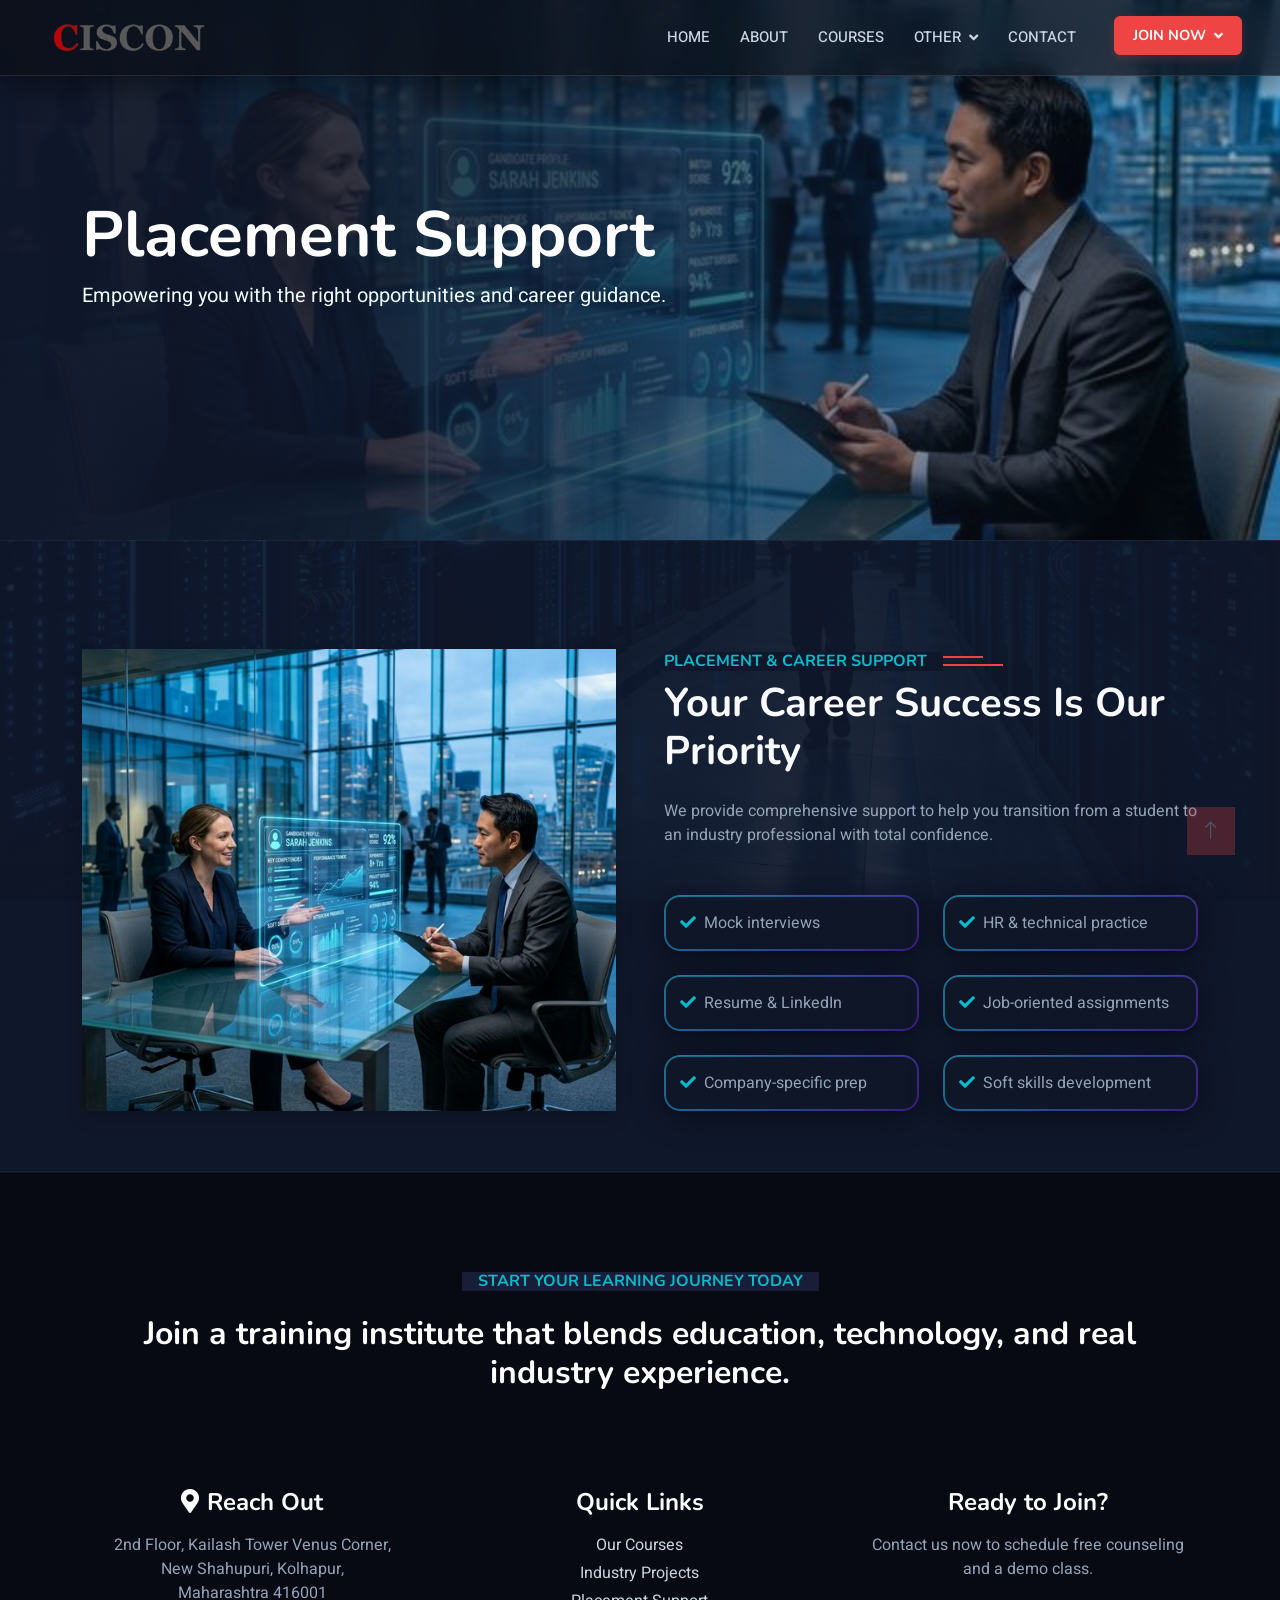
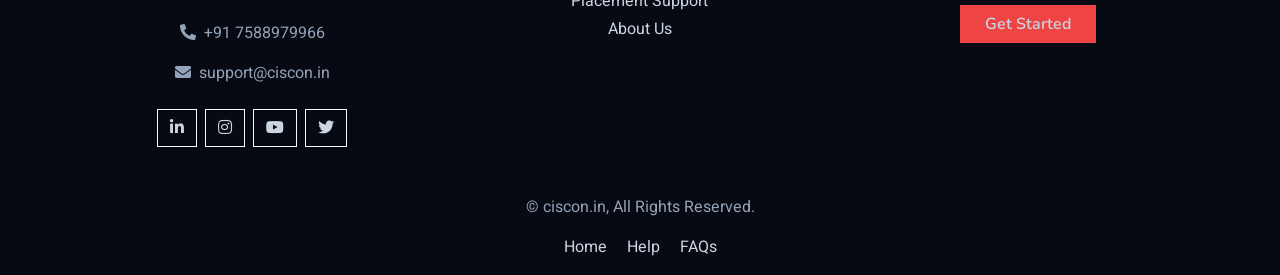
<file: placement.html>
<!DOCTYPE html>
<html lang="en">

<head>
    <meta charset="utf-8">
    <title>CISCON</title>
    <meta content="width=device-width, initial-scale=1.0" name="viewport">
    <meta content="" name="keywords">
    <meta content="" name="description">

    <!-- Favicon -->
        <link rel="icon" type="image/png" href="img/favicon.png"> 

    <!-- Google Web Fonts -->
    <link rel="preconnect" href="https://fonts.googleapis.com">
    <link rel="preconnect" href="https://fonts.gstatic.com" crossorigin>
    <link href="https://fonts.googleapis.com/css2?family=Heebo:wght@400;500;600&family=Nunito:wght@600;700;800&display=swap" rel="stylesheet">

    <!-- Icon Font Stylesheet -->
    <link href="https://cdnjs.cloudflare.com/ajax/libs/font-awesome/5.10.0/css/all.min.css" rel="stylesheet">
    <link href="https://cdn.jsdelivr.net/npm/bootstrap-icons@1.4.1/font/bootstrap-icons.css" rel="stylesheet">

    <!-- Libraries Stylesheet -->
    <link href="lib/animate/animate.min.css" rel="stylesheet">
    <link href="lib/owlcarousel/assets/owl.carousel.min.css" rel="stylesheet">

    <!-- Customized Bootstrap Stylesheet -->
    <link href="css/bootstrap.min.css" rel="stylesheet">

    <!-- Template Stylesheet -->
    <link href="css/style.css" rel="stylesheet">
</head>

<body>
    <!-- Spinner Start -->
    <div id="spinner" class="show bg-white position-fixed translate-middle w-100 vh-100 top-50 start-50 d-flex align-items-center justify-content-center">
        <div class="spinner-border text-primary" style="width: 3rem; height: 3rem;" role="status">
            <span class="sr-only">Loading...</span>
        </div>
    </div>
    <!-- Spinner End -->


        <!-- Navbar Start -->
    <nav class="navbar navbar-expand-lg navbar-light fixed-top p-0">
        <a href="index.html" class="navbar-brand d-flex align-items-center px-4 px-lg-5">
            <img src="images/ciscon-logo.png" alt="CISCON Logo" class="logo-img">
        </a>
        <button type="button" class="navbar-toggler me-4" data-bs-toggle="collapse" data-bs-target="#navbarCollapse">
            <span class="navbar-toggler-icon"></span>
        </button>
        <div class="collapse navbar-collapse" id="navbarCollapse">
            <div class="navbar-nav ms-auto p-4 p-lg-0">
                <a href="index.html" class="nav-item nav-link ">Home</a>
                <a href="about.html" class="nav-item nav-link ">About</a>
                <a href="courses.html" class="nav-item nav-link ">Courses</a>
                <div class="nav-item dropdown">
                    <a href="#" class="nav-link dropdown-toggle " data-bs-toggle="dropdown">Other</a>
                    <div class="dropdown-menu fade-down m-0">
                        <a href="projects.html" class="dropdown-item ">Projects</a>
                        <a href="placement.html" class="dropdown-item active">Placement Support</a>
                        <a href="personality.html" class="dropdown-item ">Personality Development</a>
                    </div>
                </div>
                <a href="contact.html" class="nav-item nav-link ">Contact</a>
                                <div class="nav-item dropdown px-lg-2">
                    <a href="#" class="nav-link dropdown-toggle btn btn-primary px-4 text-white d-flex align-items-center justify-content-center" data-bs-toggle="dropdown" style="border-radius: 6px; font-weight: 700; height: 100%;">JOIN NOW</a>
                    <div class="dropdown-menu fade-down m-0 join-now-menu" style="background-color: #111827; border: 1px solid rgba(255,255,255,0.1); border-radius: 8px; right: 0; left: auto;">
                        <a href="https://docs.google.com/forms/d/e/1FAIpQLSc6FewKvBmzRQSC7KK7QIDBjjRHAqqRzZ3b0C-c6IZa_Krbkg/viewform" target="_blank" class="dropdown-item">Student</a>
                        <a href="https://docs.google.com/forms/d/e/1FAIpQLSfAVIfv1AhJoniE1dHXH4i5PYHENJtjaFymsyYkzKsXqiaO5Q/viewform" target="_blank" class="dropdown-item">Institute</a>
                    </div>
                </div>
            </div>
        </div>
    </nav>
    <!-- Navbar End -->


    <!-- Header Start -->
    <section class="container-fluid p-0 mb-5 position-relative">
        <img class="w-100" src="img/placement_interview_1774332235163.png" alt="Placement Support" style="height: 60vh; min-height: 400px; object-fit: cover; object-position: center right;">
        <div class="position-absolute top-0 start-0 w-100 h-100 d-flex align-items-center hero-gradient">
            <div class="container">
                <div class="row justify-content-center justify-content-lg-start">
                    <div class="col-lg-7 col-md-9 text-center text-lg-start">
                        <h1 class="display-3 text-white animated slideInDown fw-bold">Placement Support</h1>
                        <p class="fs-5 text-light mb-4 pb-2 animated slideInDown">Empowering you with the right opportunities and career guidance.</p>
                    </div>
                </div>
            </div>
        </div>
    </section>
    <!-- Header End -->


    <!-- Placement Start -->
    <section id="career" class="cinematic-bg-alt overflow-hidden">
        <div class="container">
            <div class="row g-5">
                <div class="col-lg-6 wow fadeInUp" data-wow-delay="0.1s" style="min-height: 400px;">
                    <div class="position-relative h-100">
                        <img class="img-fluid position-absolute w-100 h-100 rounded shadow" src="img/placement_interview_1774332235163.png" alt="Corporate Interview" style="object-fit: cover;">
                    </div>
                </div>
                <div class="col-lg-6 wow fadeInUp" data-wow-delay="0.3s">
                    <h6 class="section-title bg-white text-start text-primary pe-3">Placement & Career Support</h6>
                    <h1 class="mb-4">Your Career Success Is Our Priority</h1>
                    <p class="mb-4">We provide comprehensive support to help you transition from a student to an industry professional with total confidence.</p>
                    <div class="row gy-4 gx-4 mb-4">
                        <div class="col-sm-6"><div class="placement-box p-3"><p class="mb-0"><i class="fa fa-check text-primary me-2"></i>Mock interviews</p></div></div>
                        <div class="col-sm-6"><div class="placement-box p-3"><p class="mb-0"><i class="fa fa-check text-primary me-2"></i>HR & technical practice</p></div></div>
                        <div class="col-sm-6"><div class="placement-box p-3"><p class="mb-0"><i class="fa fa-check text-primary me-2"></i>Resume & LinkedIn</p></div></div>
                        <div class="col-sm-6"><div class="placement-box p-3"><p class="mb-0"><i class="fa fa-check text-primary me-2"></i>Job-oriented assignments</p></div></div>
                        <div class="col-sm-6"><div class="placement-box p-3"><p class="mb-0"><i class="fa fa-check text-primary me-2"></i>Company-specific prep</p></div></div>
                        <div class="col-sm-6"><div class="placement-box p-3"><p class="mb-0"><i class="fa fa-check text-primary me-2"></i>Soft skills development</p></div></div>
                    </div>
                </div>
            </div>
        </div>
    </section>
    <!-- Placement End -->


    


    
        

        <!-- Footer Start -->
    <footer class="container-fluid bg-dark text-light footer pt-5 mt-5 wow fadeIn text-center">

            <div class="container py-5">
                
                <div class="mb-5">
                    <h6 class="section-title bg-dark text-primary px-3">
                        Start Your Learning Journey Today
                    </h6>
                    <h2 class="text-white mt-3">
                        Join a training institute that blends education, technology, and real industry experience.
                    </h2>
                </div>

                <div class="row g-5 justify-content-center">

                    <!-- Column 1 -->
                    <div class="col-lg-4 col-md-6">
                        <h4 class="text-white mb-3">
                            <i class="fa fa-map-marker-alt me-2"></i>Reach Out
                        </h4>

                        <p>2nd Floor, Kailash Tower Venus Corner, <br> New Shahupuri, Kolhapur, <br> Maharashtra 416001</p>
                        <p><i class="fa fa-phone-alt me-2"></i>+91 7588979966</p>
                        <p class="mail"><i class="fa fa-envelope me-2"></i>support@ciscon.in</p>

                        <div class="d-flex justify-content-center pt-2">
                            <a class="btn btn-outline-light mx-1" href="#"><i class="fab fa-linkedin-in"></i></a>
                            <a class="btn btn-outline-light mx-1" href="#"><i class="fab fa-instagram"></i></a>
                            <a class="btn btn-outline-light mx-1" href="#"><i class="fab fa-youtube"></i></a>
                            <a class="btn btn-outline-light mx-1" href="#"><i class="fab fa-twitter"></i></a>
                        </div>
                    </div>

                    <!-- Column 2 -->
                    <div class="col-lg-4 col-md-6">
                        <h4 class="text-white mb-3">Quick Links</h4>

                        <a class="d-block text-light mb-1" href="courses.html">Our Courses</a>
                        <a class="d-block text-light mb-1" href="projects.html">Industry Projects</a>
                        <a class="d-block text-light mb-1" href="placement.html">Placement Support</a>
                        <a class="d-block text-light" href="about.html">About Us</a>

                    </div>

                    <!-- Column 3 -->
                    <div class="col-lg-4 col-md-6">
                        <h4 class="text-white mb-3">Ready to Join?</h4>
                        <p>Contact us now to schedule free counseling and a demo class.</p>
                        <a href="contact.html" class="btn btn-primary mt-2 px-4">Get Started</a>
                    </div>

                </div>
            </div>

            <!-- Bottom -->
            <div class="container text-center pb-3">
                <p class="pb-3 mb-0 ">
                    &copy;  ciscon.in, All Rights Reserved.
                </p>

                <div>
                    <a href="#" class="mx-2 text-light">Home</a>
                    <a href="#" class="mx-2 text-light">Help</a>
                    <a href="#" class="mx-2 text-light">FAQs</a>
                </div>
            </div>

        </footer>
    <!-- Footer End -->


    <!-- Back to Top -->
    <a href="#" class="btn btn-lg btn-primary btn-lg-square back-to-top"><i class="bi bi-arrow-up"></i></a>


    <!-- JavaScript Libraries -->
    <script src="https://code.jquery.com/jquery-3.4.1.min.js"></script>
    <script src="https://cdn.jsdelivr.net/npm/bootstrap@5.0.0/dist/js/bootstrap.bundle.min.js"></script>
    <script src="lib/wow/wow.min.js"></script>
    <script src="lib/easing/easing.min.js"></script>
    <script src="lib/waypoints/waypoints.min.js"></script>
    <script src="lib/owlcarousel/owl.carousel.min.js"></script>

    <!-- Template Javascript -->
    <script src="js/main.js"></script>
</body>

</html>
</file>
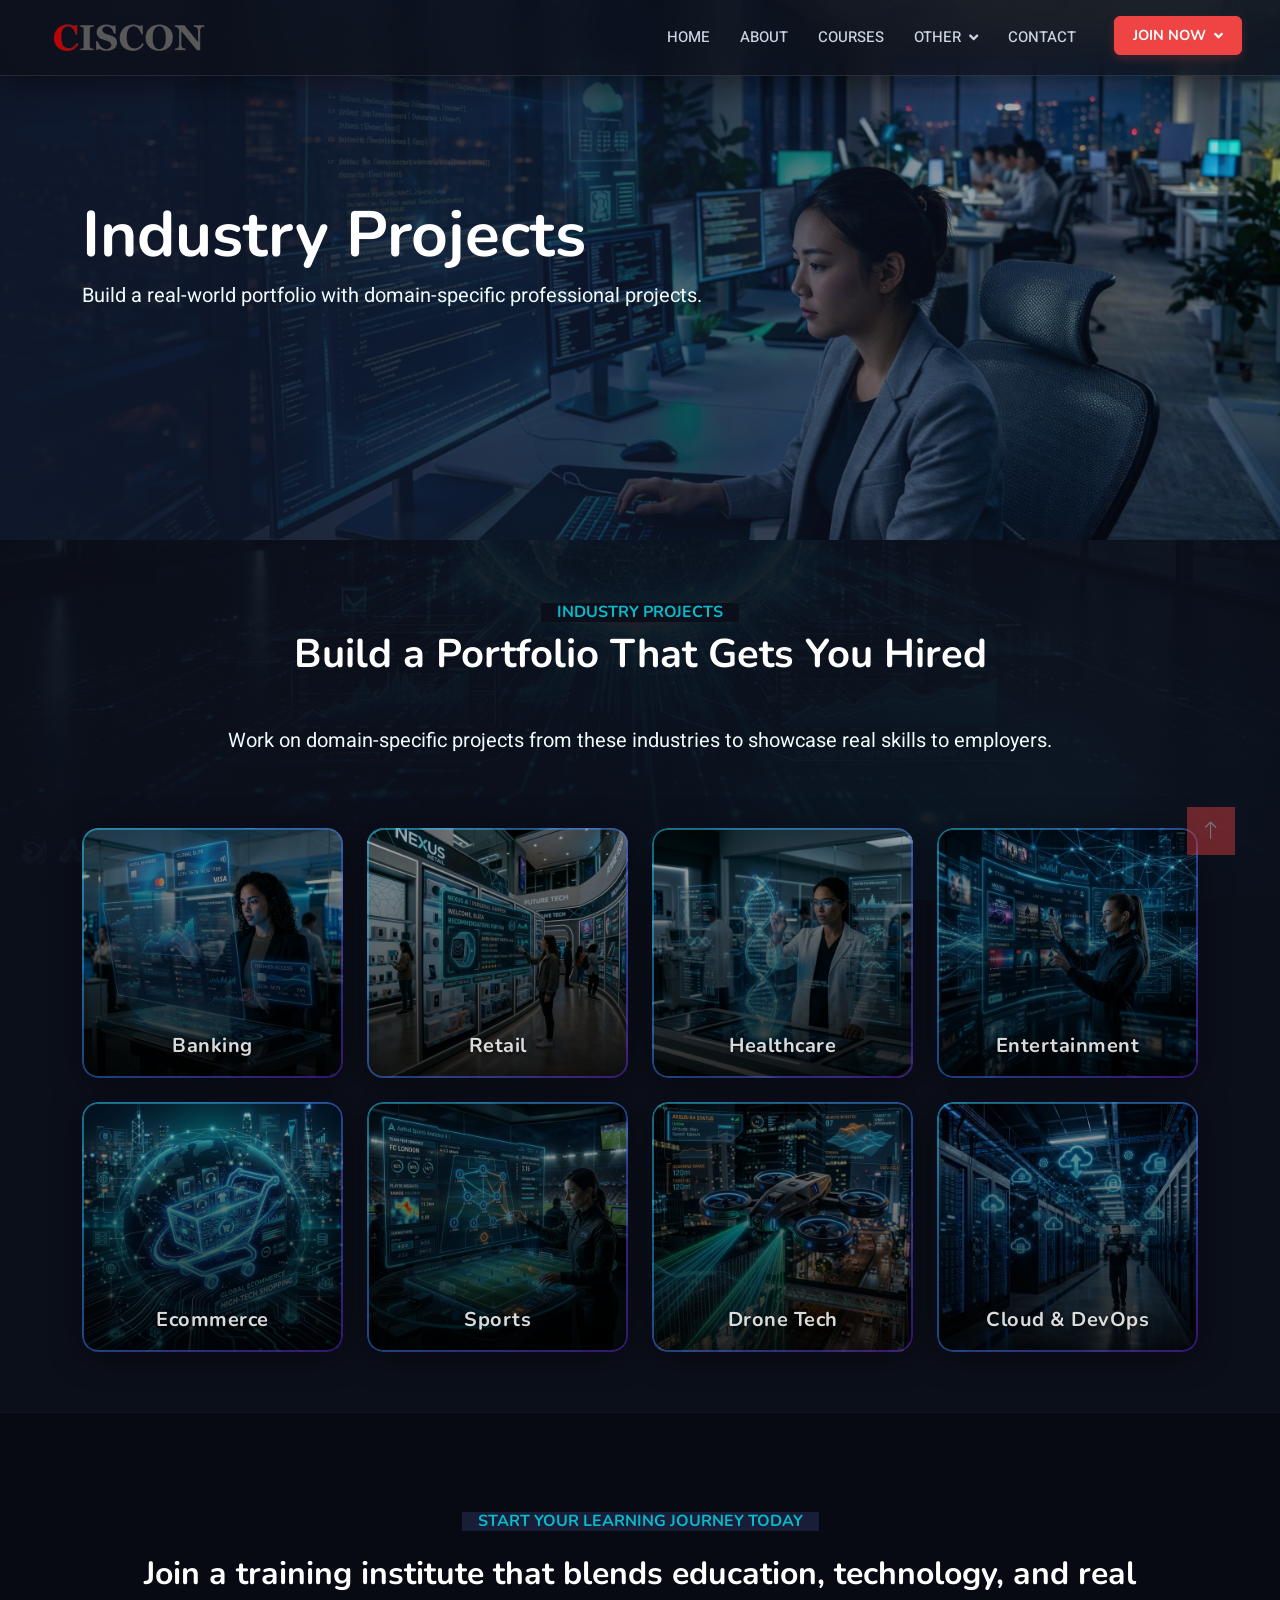
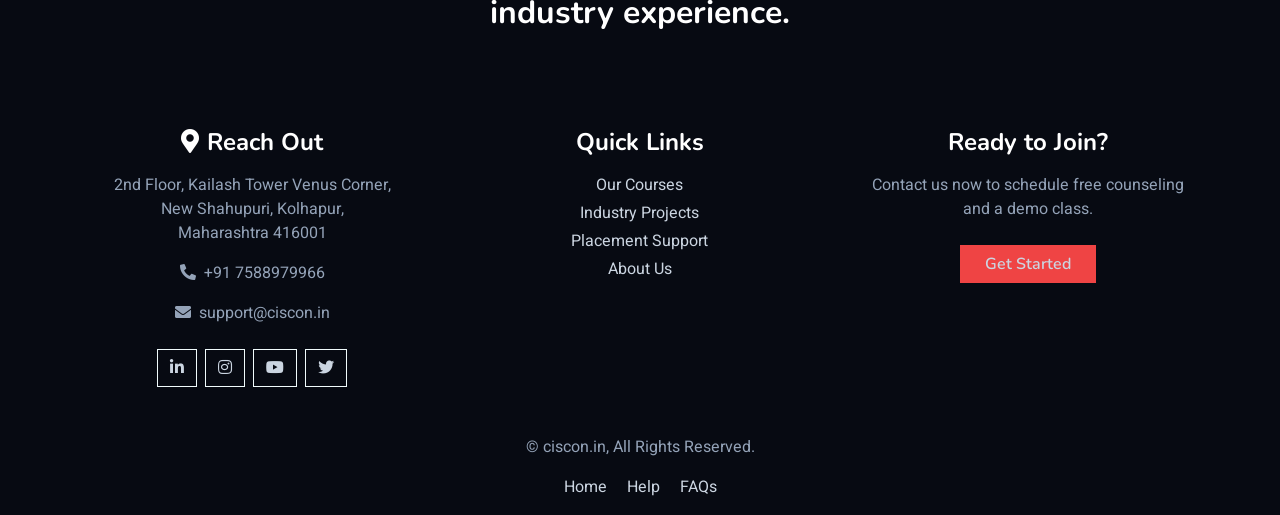
<file: projects.html>
<!DOCTYPE html>
<html lang="en">

<head>
    <meta charset="utf-8">
    <title>CISCON</title>
    <meta content="width=device-width, initial-scale=1.0" name="viewport">
    <meta content="" name="keywords">
    <meta content="" name="description">

    <!-- Favicon -->
        <link rel="icon" type="image/png" href="img/favicon.png"> 

    <!-- Google Web Fonts -->
    <link rel="preconnect" href="https://fonts.googleapis.com">
    <link rel="preconnect" href="https://fonts.gstatic.com" crossorigin>
    <link href="https://fonts.googleapis.com/css2?family=Heebo:wght@400;500;600&family=Nunito:wght@600;700;800&display=swap" rel="stylesheet">

    <!-- Icon Font Stylesheet -->
    <link href="https://cdnjs.cloudflare.com/ajax/libs/font-awesome/5.10.0/css/all.min.css" rel="stylesheet">
    <link href="https://cdn.jsdelivr.net/npm/bootstrap-icons@1.4.1/font/bootstrap-icons.css" rel="stylesheet">

    <!-- Libraries Stylesheet -->
    <link href="lib/animate/animate.min.css" rel="stylesheet">
    <link href="lib/owlcarousel/assets/owl.carousel.min.css" rel="stylesheet">

    <!-- Customized Bootstrap Stylesheet -->
    <link href="css/bootstrap.min.css" rel="stylesheet">

    <!-- Template Stylesheet -->
    <link href="css/style.css" rel="stylesheet">
</head>

<body>
    <!-- Spinner Start -->
    <div id="spinner" class="show bg-white position-fixed translate-middle w-100 vh-100 top-50 start-50 d-flex align-items-center justify-content-center">
        <div class="spinner-border text-primary" style="width: 3rem; height: 3rem;" role="status">
            <span class="sr-only">Loading...</span>
        </div>
    </div>
    <!-- Spinner End -->


        <!-- Navbar Start -->
    <nav class="navbar navbar-expand-lg navbar-light fixed-top p-0">
        <a href="index.html" class="navbar-brand d-flex align-items-center px-4 px-lg-5">
            <img src="images/ciscon-logo.png" alt="CISCON Logo" class="logo-img">
        </a>
        <button type="button" class="navbar-toggler me-4" data-bs-toggle="collapse" data-bs-target="#navbarCollapse">
            <span class="navbar-toggler-icon"></span>
        </button>
        <div class="collapse navbar-collapse" id="navbarCollapse">
            <div class="navbar-nav ms-auto p-4 p-lg-0">
                <a href="index.html" class="nav-item nav-link ">Home</a>
                <a href="about.html" class="nav-item nav-link ">About</a>
                <a href="courses.html" class="nav-item nav-link ">Courses</a>
                <div class="nav-item dropdown">
                    <a href="#" class="nav-link dropdown-toggle " data-bs-toggle="dropdown">Other</a>
                    <div class="dropdown-menu fade-down m-0">
                        <a href="projects.html" class="dropdown-item active">Projects</a>
                        <a href="placement.html" class="dropdown-item ">Placement Support</a>
                        <a href="personality.html" class="dropdown-item ">Personality Development</a>
                    </div>
                </div>
                <a href="contact.html" class="nav-item nav-link ">Contact</a>
                                <div class="nav-item dropdown px-lg-2">
                    <a href="#" class="nav-link dropdown-toggle btn btn-primary px-4 text-white d-flex align-items-center justify-content-center" data-bs-toggle="dropdown" style="border-radius: 6px; font-weight: 700; height: 100%;">JOIN NOW</a>
                    <div class="dropdown-menu fade-down m-0 join-now-menu" style="background-color: #111827; border: 1px solid rgba(255,255,255,0.1); border-radius: 8px; right: 0; left: auto;">
                        <a href="https://docs.google.com/forms/d/e/1FAIpQLSc6FewKvBmzRQSC7KK7QIDBjjRHAqqRzZ3b0C-c6IZa_Krbkg/viewform" target="_blank" class="dropdown-item">Student</a>
                        <a href="https://docs.google.com/forms/d/e/1FAIpQLSfAVIfv1AhJoniE1dHXH4i5PYHENJtjaFymsyYkzKsXqiaO5Q/viewform" target="_blank" class="dropdown-item">Institute</a>
                    </div>
                </div>
            </div>
        </div>
    </nav>
    <!-- Navbar End -->


    <!-- Header Start -->
    <section class="container-fluid p-0 mb-5 position-relative">
        <img class="w-100" src="img/proj_software_1774332215782.png" alt="Industry Projects" style="height: 60vh; min-height: 400px; object-fit: cover; object-position: center right;">
        <div class="position-absolute top-0 start-0 w-100 h-100 d-flex align-items-center hero-gradient">
            <div class="container">
                <div class="row justify-content-center justify-content-lg-start">
                    <div class="col-lg-7 col-md-9 text-center text-lg-start">
                        <h1 class="display-3 text-white animated slideInDown fw-bold">Industry Projects</h1>
                        <p class="fs-5 text-light mb-4 pb-2 animated slideInDown">Build a real-world portfolio with domain-specific professional projects.</p>
                    </div>
                </div>
            </div>
        </div>
    </section>
    <!-- Header End -->


    <!-- Industry Projects Start -->
    <section id="projects" class="cinematic-bg overflow-hidden">
        <div class="container">
            <div class="text-center wow fadeInUp" data-wow-delay="0.1s">
                <h6 class="section-title text-center text-primary px-3 bg-transparent">Industry Projects</h6>
                <h1 class="mb-5 text-white">Build a Portfolio That Gets You Hired</h1>
                <p class="mb-5 fs-5 text-light">Work on domain-specific projects from these industries to showcase real skills to employers.</p>
            </div>
            <div class="row g-4 justify-content-center wow fadeInUp" data-wow-delay="0.3s">
                <div class="col-lg-3 col-md-4 col-sm-6">
                    <div class="project-img-card">
                        <img src="img/proj_banking_1774332098728.png" alt="Banking">
                        <div class="project-img-overlay"></div>
                        <h5 class="fs-5">Banking</h5>
                    </div>
                </div>
                <div class="col-lg-3 col-md-4 col-sm-6">
                    <div class="project-img-card">
                        <img src="img/proj_retail_1774332181790.png" alt="Retail">
                        <div class="project-img-overlay"></div>
                        <h5 class="fs-5">Retail</h5>
                    </div>
                </div>
                <div class="col-lg-3 col-md-4 col-sm-6">
                    <div class="project-img-card">
                        <img src="img/proj_healthcare_1774332116138.png" alt="Healthcare">
                        <div class="project-img-overlay"></div>
                        <h5 class="fs-5">Healthcare</h5>
                    </div>
                </div>
                <div class="col-lg-3 col-md-4 col-sm-6">
                    <div class="project-img-card">
                        <img src="img/proj_entertainment_1774332199607.png" alt="Entertainment">
                        <div class="project-img-overlay"></div>
                        <h5 class="fs-5">Entertainment</h5>
                    </div>
                </div>
                <div class="col-lg-3 col-md-4 col-sm-6">
                    <div class="project-img-card">
                        <img src="img/proj_ecommerce_1774332133609.png" alt="Ecommerce">
                        <div class="project-img-overlay"></div>
                        <h5 class="fs-5">Ecommerce</h5>
                    </div>
                </div>
                <div class="col-lg-3 col-md-4 col-sm-6">
                    <div class="project-img-card">
                        <img src="img/proj_sports_1774332151290.png" alt="Sports">
                        <div class="project-img-overlay"></div>
                        <h5 class="fs-5">Sports</h5>
                    </div>
                </div>
                <div class="col-lg-3 col-md-4 col-sm-6">
                    <div class="project-img-card">
                        <img src="img/course_drone_1774332076044.png" alt="Drone Technology">
                        <div class="project-img-overlay"></div>
                        <h5 class="fs-5">Drone Tech</h5>
                    </div>
                </div>
                <div class="col-lg-3 col-md-4 col-sm-6">
                    <div class="project-img-card">
                        <img src="img/course_cloud_1774332038696.png" alt="Cloud & DevOps">
                        <div class="project-img-overlay"></div>
                        <h5 class="fs-5">Cloud & DevOps</h5>
                    </div>
                </div>
            </div>
        </div>
    </section>
    <!-- Industry Projects End -->


    


    
        

        <!-- Footer Start -->
    <footer class="container-fluid bg-dark text-light footer pt-5 mt-5 wow fadeIn text-center">

            <div class="container py-5">
                
                <div class="mb-5">
                    <h6 class="section-title bg-dark text-primary px-3">
                        Start Your Learning Journey Today
                    </h6>
                    <h2 class="text-white mt-3">
                        Join a training institute that blends education, technology, and real industry experience.
                    </h2>
                </div>

                <div class="row g-5 justify-content-center">

                    <!-- Column 1 -->
                    <div class="col-lg-4 col-md-6">
                        <h4 class="text-white mb-3">
                            <i class="fa fa-map-marker-alt me-2"></i>Reach Out
                        </h4>

                        <p>2nd Floor, Kailash Tower Venus Corner, <br> New Shahupuri, Kolhapur, <br> Maharashtra 416001</p>
                        <p><i class="fa fa-phone-alt me-2"></i>+91 7588979966</p>
                        <p class="mail"><i class="fa fa-envelope me-2"></i>support@ciscon.in</p>

                        <div class="d-flex justify-content-center pt-2">
                            <a class="btn btn-outline-light mx-1" href="#"><i class="fab fa-linkedin-in"></i></a>
                            <a class="btn btn-outline-light mx-1" href="#"><i class="fab fa-instagram"></i></a>
                            <a class="btn btn-outline-light mx-1" href="#"><i class="fab fa-youtube"></i></a>
                            <a class="btn btn-outline-light mx-1" href="#"><i class="fab fa-twitter"></i></a>
                        </div>
                    </div>

                    <!-- Column 2 -->
                    <div class="col-lg-4 col-md-6">
                        <h4 class="text-white mb-3">Quick Links</h4>

                        <a class="d-block text-light mb-1" href="courses.html">Our Courses</a>
                        <a class="d-block text-light mb-1" href="projects.html">Industry Projects</a>
                        <a class="d-block text-light mb-1" href="placement.html">Placement Support</a>
                        <a class="d-block text-light" href="about.html">About Us</a>

                    </div>

                    <!-- Column 3 -->
                    <div class="col-lg-4 col-md-6">
                        <h4 class="text-white mb-3">Ready to Join?</h4>
                        <p>Contact us now to schedule free counseling and a demo class.</p>
                        <a href="contact.html" class="btn btn-primary mt-2 px-4">Get Started</a>
                    </div>

                </div>
            </div>

            <!-- Bottom -->
            <div class="container text-center pb-3">
                <p class="pb-3 mb-0 ">
                    &copy;  ciscon.in, All Rights Reserved.
                </p>

                <div>
                    <a href="#" class="mx-2 text-light">Home</a>
                    <a href="#" class="mx-2 text-light">Help</a>
                    <a href="#" class="mx-2 text-light">FAQs</a>
                </div>
            </div>

        </footer>
    <!-- Footer End -->


    <!-- Back to Top -->
    <a href="#" class="btn btn-lg btn-primary btn-lg-square back-to-top"><i class="bi bi-arrow-up"></i></a>


    <!-- JavaScript Libraries -->
    <script src="https://code.jquery.com/jquery-3.4.1.min.js"></script>
    <script src="https://cdn.jsdelivr.net/npm/bootstrap@5.0.0/dist/js/bootstrap.bundle.min.js"></script>
    <script src="lib/wow/wow.min.js"></script>
    <script src="lib/easing/easing.min.js"></script>
    <script src="lib/waypoints/waypoints.min.js"></script>
    <script src="lib/owlcarousel/owl.carousel.min.js"></script>

    <!-- Template Javascript -->
    <script src="js/main.js"></script>
</body>

</html>
</file>
<file: css/style.css>
/********** Template CSS **********/
:root {
    --primary: #EF4444; /* Accent Red */
    --light: #111827; /* Dark Gray for cards */
    --dark: #0B0F19; /* Deep Cinematic Black */
}

/* =========================================
   UNIVERSAL VIEWPORT OVERFLOW FIX
   Locks down the horizontal axis immediately
   ========================================= */
html, body {
    overflow-x: hidden !important; /* Eradicates side-scrolls */
    width: 100vw;
    max-width: 100%;
    margin: 0;
    padding: 0;
    box-sizing: border-box;
}

.fw-medium {
    font-weight: 600 !important;
}

.fw-semi-bold {
    font-weight: 700 !important;
}

.back-to-top {
    position: fixed;
    display: none;
    right: 45px;
    bottom: 45px;
    z-index: 99;
}


/*** Spinner ***/
#spinner {
    opacity: 0;
    visibility: hidden;
    transition: opacity .5s ease-out, visibility 0s linear .5s;
    z-index: 99999;
}

#spinner.show {
    transition: opacity .5s ease-out, visibility 0s linear 0s;
    visibility: visible;
    opacity: 1;
}


/*** Button ***/
.btn {
    font-family: 'Nunito', sans-serif;
    font-weight: 600;
    transition: .5s;
}

.btn.btn-primary,
.btn.btn-secondary {
    color: #FFFFFF;
}

.btn-square {
    width: 38px;
    height: 38px;
}

.btn-sm-square {
    width: 32px;
    height: 32px;
}

.btn-lg-square {
    width: 48px;
    height: 48px;
}

.btn-square,
.btn-sm-square,
.btn-lg-square {
    padding: 0;
    display: flex;
    align-items: center;
    justify-content: center;
    font-weight: normal;
    border-radius: 0px;
}


/*** Navbar ***/
.navbar .dropdown-toggle::after {
    border: none;
    content: "\f107";
    font-family: "Font Awesome 5 Free";
    font-weight: 900;
    vertical-align: middle;
    margin-left: 8px;
}

.navbar-light .navbar-nav .nav-link {
    margin-right: 30px;
    padding: 25px 0;
    color: #FFFFFF;
    font-size: 15px;
    text-transform: uppercase;
    outline: none;
}

.navbar-light .navbar-nav .nav-link:hover,
.navbar-light .navbar-nav .nav-link.active {
    color: var(--primary);
}

@media (max-width: 991.98px) {
    .navbar-light .navbar-nav .nav-link  {
        margin-right: 0;
        padding: 10px 0;
    }

    .navbar-light .navbar-nav {
        border-top: 1px solid #EEEEEE;
    }
}

.navbar-light .navbar-brand,
.navbar-light a.btn {
    height: 75px;
}

.navbar-light .navbar-nav .nav-link {
    color: var(--dark);
    font-weight: 500;
}

.logo-img {
    height: 90px;
    width: auto;
    object-fit: contain;
    transition: all 0.3s ease;
}

@media (max-width: 991.98px) {
    .logo-img {
        height: 35px;
    }
}

.navbar {
    position: fixed;
    top: 0;
    left: 0;
    width: 100%;
    z-index: 1050;

    background-color: rgba(11, 15, 25, 0.75) !important; /* Slightly more transparent */
    backdrop-filter: blur(15px); /* Stronger premium blur */
    -webkit-backdrop-filter: blur(15px);

    border-bottom: 1px solid rgba(255, 255, 255, 0.1); /* Subtle premium border */
    box-shadow: 0 8px 32px rgba(0, 0, 0, 0.5); /* Stronger depth shadow */
    transition: all 0.4s cubic-bezier(0.4, 0, 0.2, 1);
}

@media (min-width: 992px) {
    .navbar .nav-item .dropdown-menu {
        display: block;
        margin-top: 0;
        opacity: 0;
        visibility: hidden;
        transition: .5s;
    }

    .navbar .dropdown-menu.fade-down {
        top: 100%;
        transform: rotateX(-75deg);
        transform-origin: 0% 0%;
    }

    .navbar .nav-item:hover .dropdown-menu {
        top: 100%;
        transform: rotateX(0deg);
        visibility: visible;
        transition: .5s;
        opacity: 1;
    }
}



/*** Header carousel ***/
@media (max-width: 768px) {
    .header-carousel .owl-carousel-item {
        position: relative;
        min-height: 500px;
    }
    
    .header-carousel .owl-carousel-item img {
        position: absolute;
        width: 100%;
        height: 100%;
        object-fit: cover;
    }
}

.header-carousel .owl-nav {
    position: absolute;
    bottom: 8%;
    right: 8%;
    display: flex;
    flex-direction: row;
    gap: 15px;
    z-index: 10;
}

/* Mobile Responsiveness */
@media (max-width: 768px) {
    .header-carousel .owl-nav {
        bottom: 5%;
        right: 50%;
        transform: translateX(50%); /* Bottom center on mobile to avoid overlapping left-aligned text */
    }
}

.header-carousel .owl-nav .owl-prev,
.header-carousel .owl-nav .owl-next {
    width: 48px;
    height: 48px;
    display: flex;
    align-items: center;
    justify-content: center;
    color: #FFFFFF;
    background: transparent;
    border: 1px solid rgba(255, 255, 255, 0.6);
    border-radius: 8px; /* Slightly refined square */
    font-size: 20px;
    transition: all 0.3s cubic-bezier(0.25, 0.8, 0.25, 1);
}

.header-carousel .owl-nav .owl-prev:hover,
.header-carousel .owl-nav .owl-next:hover {
    background: rgba(34, 211, 238, 0.1); /* Subtle cyan background highlight */
    border-color: #22D3EE; /* Cyan accent border */
    color: #22D3EE;
    box-shadow: 0 0 15px rgba(34, 211, 238, 0.4), inset 0 0 8px rgba(34, 211, 238, 0.2); /* Neon glow */
    transform: translateY(-3px); /* Premium tactile lift */
}

.page-header {
    background-position: center center;
    background-repeat: no-repeat;
    background-size: cover;
    min-height: 50vh;
    display: flex;
    align-items: center;
}

.hero-gradient {
    /* Directional gradient: fully dark on left for text, fades out to show image focal point on right */
    background: linear-gradient(to right, rgba(15, 23, 42, 0.98) 0%, rgba(15, 23, 42, 0.75) 45%, rgba(15, 23, 42, 0.1) 100%);
}

@media (max-width: 991.98px) {
    .hero-gradient {
        /* Mobile fallback: uniform contrast gradient for centered text legibility */
        background: linear-gradient(to right, rgba(15, 23, 42, 0.95) 0%, rgba(15, 23, 42, 0.85) 100%);
    }
}

.page-header-inner {
    background: rgba(15, 23, 43, .7);
}

.breadcrumb-item + .breadcrumb-item::before {
    color: var(--light);
}


/*** Section Title ***/
.section-title {
    position: relative;
    display: inline-block;
    text-transform: uppercase;
}

.section-title::before {
    position: absolute;
    content: "";
    width: calc(100% + 80px);
    height: 2px;
    top: 4px;
    left: -40px;
    background: var(--primary);
    z-index: -1;
}

.section-title::after {
    position: absolute;
    content: "";
    width: calc(100% + 120px);
    height: 2px;
    bottom: 5px;
    left: -60px;
    background: var(--primary);
    z-index: -1;
}

.section-title.text-start::before {
    width: calc(100% + 40px);
    left: 0;
}

.section-title.text-start::after {
    width: calc(100% + 60px);
    left: 0;
}


/*** Service ***/
.service-item {
    background: var(--light);
    transition: .5s;
    border-radius: 10px;
    overflow: hidden;
    box-shadow: 0 4px 15px rgba(0,0,0,0.05);
    border: 1px solid rgba(14, 165, 233, 0.1);
    padding: 0 !important;
}

.service-item .service-content {
    padding: 1.5rem;
}

.service-item-img {
    width: 100%;
    height: 220px;
    object-fit: cover;
    border-bottom: 3px solid var(--primary);
}

.service-item * {
    transition: .5s;
}

.service-item:hover * {
    color: var(--light) !important;
}


/*** Categories & Courses ***/
.category img,
.course-item img {
    transition: .5s;
}

.course-item {
    padding: 0 !important;
    overflow: hidden;
    border: 1px solid rgba(14, 165, 233, 0.1);
    border-radius: 10px;
    box-shadow: 0 4px 15px rgba(0,0,0,0.05);
}

.course-item .course-content {
    padding: 1.5rem;
}

.course-img-top {
    width: 100%;
    height: 220px;
    object-fit: cover;
    border-bottom: 3px solid var(--primary);
}


/*** Team ***/
.team-item img {
    transition: .5s;
}

.team-item:hover img {
    transform: scale(1.1);
}


/*** Testimonial ***/
.testimonial-carousel::before {
    position: absolute;
    content: "";
    top: 0;
    left: 0;
    height: 100%;
    width: 0;
    background: linear-gradient(to right, rgba(11, 15, 25, 1) 0%, rgba(11, 15, 25, 0) 100%);
    z-index: 1;
}

.testimonial-carousel::after {
    position: absolute;
    content: "";
    top: 0;
    right: 0;
    height: 100%;
    width: 0;
    background: linear-gradient(to left, rgba(11, 15, 25, 1) 0%, rgba(11, 15, 25, 0) 100%);
    z-index: 1;
}

@media (min-width: 768px) {
    .testimonial-carousel::before,
    .testimonial-carousel::after {
        width: 200px;
    }
}

@media (min-width: 992px) {
    .testimonial-carousel::before,
    .testimonial-carousel::after {
        width: 300px;
    }
}

.testimonial-carousel .owl-item .testimonial-text,
.testimonial-carousel .owl-item.center .testimonial-text * {
    transition: .5s;
}

.testimonial-carousel .owl-item.center .testimonial-text {
    background: var(--primary) !important;
}

.testimonial-carousel .owl-item.center .testimonial-text * {
    color: #FFFFFF !important;
}

.testimonial-carousel .owl-dots {
    margin-top: 24px;
    display: flex;
    align-items: flex-end;
    justify-content: center;
}

.testimonial-carousel .owl-dot {
    position: relative;
    display: inline-block;
    margin: 0 5px;
    width: 15px;
    height: 15px;
    border: 1px solid #CCCCCC;
    transition: .5s;
}

.testimonial-carousel .owl-dot.active {
    background: var(--primary);
    border-color: var(--primary);
}


/*** Footer ***/
.footer .btn.btn-social {
    margin-right: 5px;
    width: 35px;
    height: 35px;
    display: flex;
    align-items: center;
    justify-content: center;
    color: var(--light);
    font-weight: normal;
    border: 1px solid #FFFFFF;
    border-radius: 35px;
    transition: .3s;
}

.footer .btn.btn-social:hover {
    color: var(--primary);
}

.footer .btn.btn-link {
    display: block;
    margin-bottom: 5px;
    padding: 0;
    text-align: left;
    color: #FFFFFF;
    font-size: 15px;
    font-weight: normal;
    text-transform: capitalize;
    transition: .3s;
}

.footer .btn.btn-link::before {
    position: relative;
    content: "\f105";
    font-family: "Font Awesome 5 Free";
    font-weight: 900;
    margin-right: 10px;
}

.footer .btn.btn-link:hover {
    letter-spacing: 1px;
    box-shadow: none;
}

.footer .copyright {
    padding: 25px 0;
    font-size: 15px;
    border-top: 1px solid rgba(256, 256, 256, .1);
}

.footer .copyright a {
    color: var(--light);
}

.footer .footer-menu a {
    margin-right: 15px;
    padding-right: 15px;
    border-right: 1px solid rgba(255, 255, 255, .1);
}

.footer .footer-menu a:last-child {
    margin-right: 0;
    padding-right: 0;
    border-right: none;
}

/* =========================================
   CINEMATIC DARK TECH THEME
   ========================================= */

body {
    background-color: var(--dark) !important;
    color: #94a3b8 !important; /* light gray text */
}

h1, h2, h3, h4, h5, h6, 
.h1, .h2, .h3, .h4, .h5, .h6,
.text-dark {
    color: #f8fafc !important; /* bright white headings */
}

.text-muted {
    color: #64748b !important;
}

/* Navbar */
.navbar-light {
    background-color: rgba(11, 15, 25, 0.75) !important;
}
.navbar-light .navbar-nav .nav-link {
    color: #cbd5e1 !important;
}
.navbar-light .navbar-nav .nav-link:hover,
.navbar-light .navbar-nav .nav-link.active {
    color: var(--primary) !important;
}
/* Ensure logo or brand text is white if not image */
.navbar-brand h1 { color: #fff !important; }
.navbar-brand i { color: var(--primary) !important; }

/* General Buttons */
.btn {
    transition: all 0.3s ease-in-out !important;
    font-weight: 600;
}
.btn-primary {
    background-color: var(--primary) !important;
    border-color: var(--primary) !important;
    color: #fff !important;
}
.btn-primary:focus, .btn-primary:active {
    box-shadow: none !important;
}
.btn-primary:hover {
    background-color: #dc2626 !important;
    border-color: #dc2626 !important;
    transform: translateY(-2px);
    box-shadow: 0 8px 20px rgba(239, 68, 68, 0.4) !important;
}

/* Hero Section */
.hero-badge {
    background-color: var(--primary);
    color: #fff;
    padding: 6px 20px;
    border-radius: 0 20px 20px 0;
    display: inline-block;
    font-weight: 700;
    font-style: italic;
    font-size: 0.95rem;
    margin-bottom: 24px;
    margin-left: -15px; /* Pull left slightly to hug edge if in container, or just 0 */
    box-shadow: 4px 4px 15px rgba(239, 68, 68, 0.3);
}

.hero-overlay {
    background: linear-gradient(to right, rgba(11, 15, 25, 0.98) 0%, rgba(11, 15, 25, 0.75) 50%, rgba(11, 15, 25, 0.2) 100%) !important;
}

/* Sections */
.cinematic-bg {
    background-color: #0B0F19 !important;
    background-image: linear-gradient(rgba(11, 15, 25, 0.88), rgba(11, 15, 25, 0.95)), url('../img/hero_ai_2_1774331956382.png') !important;
    background-size: cover !important;
    background-attachment: fixed !important;
    background-position: center !important;
    padding: 100px 0;
}
.cinematic-bg-alt {
    background-color: #0F172A !important;
    background-image: linear-gradient(rgba(15, 23, 42, 0.92), rgba(15, 23, 42, 0.92)), url('../img/course_cloud_1774332038696.png') !important;
    background-size: cover !important;
    background-attachment: fixed !important;
    background-position: center !important;
    padding: 100px 0;
    border-top: 1px solid rgba(255, 255, 255, 0.05);
    border-bottom: 1px solid rgba(255, 255, 255, 0.05);
}

/* Cinematic Cards (Courses) */
.course-item {
    background-color: var(--light) !important;
    border: 1px solid rgba(255, 255, 255, 0.05) !important;
    border-radius: 12px !important;
    overflow: hidden;
    transition: all 0.3s cubic-bezier(0.25, 0.8, 0.25, 1) !important;
    box-shadow: none !important;
}
.course-item:hover {
    transform: translateY(-8px) scale(1.02);
    box-shadow: 0 15px 35px rgba(239, 68, 68, 0.15) !important;
    border-color: rgba(239, 68, 68, 0.3) !important;
}
.course-item .course-content {
    background-color: var(--light) !important;
}
.course-item .course-content * {
    color: inherit !important;
}
.course-item .course-content p {
    color: #94a3b8 !important;
}
.course-img-top {
    border-bottom: none !important;
}

/* Industry Projects Icons */
.service-icon-box {
    background: rgba(255, 255, 255, 0.02);
    border-radius: 12px;
    padding: 35px 20px;
    text-align: center;
    border: 1px solid rgba(255, 255, 255, 0.05);
    transition: all 0.3s ease;
    height: 100%;
    display: flex;
    flex-direction: column;
    align-items: center;
    justify-content: center;
}
.service-icon-box i {
    color: #cbd5e1;
    margin-bottom: 20px;
    transition: all 0.3s ease;
}
.service-icon-box h5 {
    color: #e2e8f0 !important;
    margin-bottom: 0;
    transition: all 0.3s ease;
}
.service-icon-box:hover {
    background: rgba(255, 255, 255, 0.04);
    border-color: rgba(239, 68, 68, 0.4);
    transform: translateY(-5px);
    box-shadow: 0 10px 30px rgba(239, 68, 68, 0.1);
}
.service-icon-box:hover i {
    color: var(--primary) !important;
    transform: scale(1.15);
}

/* Footer overrides */
.footer {
    background-color: #070a12 !important;
    border-top: 1px solid rgba(255, 255, 255, 0.05);
}
.footer, .footer p, .footer span {
    color: #94a3b8 !important;
}
.footer a {
    color: #cbd5e1 !important;
}
.footer a:hover {
    color: var(--primary) !important;
}

/* Override sections globally */
.page-header {
    min-height: 50vh;
}

/* Fix Section Title Background Cross-Through */
.cinematic-bg .section-title { background-color: #0B0F19 !important; }
.cinematic-bg-alt .section-title { background-color: #0F172A !important; }

/* Industry Projects Image Cards */
.project-img-card {
    position: relative;
    border-radius: 12px;
    overflow: hidden;
    height: 250px;
    display: flex;
    align-items: flex-end;
    justify-content: center;
    border: 1px solid rgba(59, 130, 246, 0.3);
    box-shadow: 0 4px 15px rgba(59, 130, 246, 0.08); /* Subtle base neon glow */
    transition: all 0.4s cubic-bezier(0.25, 0.8, 0.25, 1);
    cursor: pointer;
    background: #111827;
}
.project-img-card img {
    position: absolute;
    top: 0; left: 0; width: 100%; height: 100%;
    object-fit: cover;
    transition: transform 0.5s ease;
    z-index: 1;
}
.project-img-overlay {
    position: absolute;
    top: 0; left: 0; width: 100%; height: 100%;
    background: linear-gradient(to top, rgba(0,0,0,0.85) 0%, rgba(0,0,0,0.3) 100%);
    z-index: 2;
    transition: all 0.4s ease;
}
.project-img-card h5 {
    position: relative;
    z-index: 3;
    color: rgba(255, 255, 255, 0.85) !important; /* Slightly dimmed state */
    margin-bottom: 20px;
    font-weight: 700;
    letter-spacing: 0.5px;
    transition: all 0.4s ease;
    text-shadow: 0 2px 4px rgba(0,0,0,0.8);
}

/* Hover Effects */
.project-img-card:hover {
    transform: translateY(-10px); /* Premium lift */
    border-color: rgba(59, 130, 246, 0.8); /* Brighter border */
    box-shadow: 0 15px 35px rgba(59, 130, 246, 0.3), 0 0 15px rgba(59, 130, 246, 0.2); /* Stronger glow */
}
.project-img-card:hover img {
    transform: scale(1.1); /* Image zoom */
}
.project-img-card:hover .project-img-overlay {
    /* Darker overlay base with blue tinted top glow */
    background: linear-gradient(to top, rgba(0,0,0,0.95) 0%, rgba(59, 130, 246, 0.25) 100%);
}
.project-img-card:hover h5 {
    color: #ffffff !important; /* Brighten text */
    transform: translateY(-5px); /* Lift text */
    text-shadow: 0 0 12px rgba(59, 130, 246, 0.7), 0 2px 4px rgba(0,0,0,0.6); /* Subtle blue glow */
}

/* Why Choose Us Hover Reveal Cards */
.wcu-card {
    position: relative;
    background: #111827; /* Dark theme card */
    border: 1px solid rgba(255, 255, 255, 0.05);
    border-radius: 12px;
    padding: 40px 30px;
    height: 100%;
    overflow: hidden;
    transition: all 0.4s cubic-bezier(0.25, 0.8, 0.25, 1);
    z-index: 1;
}

/* Base Content Layer */
.wcu-content {
    transition: opacity 0.4s ease, transform 0.4s ease;
    opacity: 1;
    transform: translateY(0);
}
.wcu-content i {
    color: var(--primary);
}
.wcu-content h5 {
    color: #fff !important;
}
.wcu-content p {
    color: #94a3b8;
    margin-bottom: 0;
}

/* Hover Reveal Layer */
.wcu-overlay {
    position: absolute;
    top: 0; left: 0; width: 100%; height: 100%;
    background: linear-gradient(135deg, rgba(220, 38, 38, 0.85) 0%, rgba(11, 15, 25, 0.95) 100%);
    display: flex;
    flex-direction: column;
    justify-content: center;
    align-items: center;
    opacity: 0;
    transition: opacity 0.4s ease, transform 0.4s ease;
    transform: translateY(20px);
    z-index: 2;
    padding: 30px;
    text-align: center;
}
.wcu-overlay i {
    font-size: 3rem;
    color: #fff !important;
    margin-bottom: 15px;
    transform: scale(0.8);
    transition: transform 0.4s cubic-bezier(0.175, 0.885, 0.32, 1.275);
}
.wcu-overlay h4 {
    color: #fff !important;
    font-weight: 700;
    margin: 0;
    letter-spacing: 1px;
}

/* Hover State Interactions */
.wcu-card:hover {
    transform: translateY(-10px);
    box-shadow: 0 15px 35px rgba(239, 68, 68, 0.2);
    border-color: rgba(239, 68, 68, 0.5);
}
.wcu-card:hover .wcu-content {
    opacity: 0;
    transform: translateY(-20px);
}
.wcu-card:hover .wcu-overlay {
    opacity: 1;
    transform: translateY(0);
}
/* =========================================
   Navbar Dropdown Hover Menu (Cinematic)
   ========================================= */

/* Base styling for the dropdown wrapper container */
.navbar-light .dropdown-menu {
    background-color: #111827 !important;
    border: 1px solid rgba(255, 255, 255, 0.08) !important;
    border-radius: 10px !important;
    box-shadow: 0 15px 40px rgba(0, 0, 0, 0.6) !important;
    padding: 12px 8px !important;
    margin-top: 0 !important;
    
    /* Animation base for desktop */
    display: block !important;
    visibility: hidden;
    opacity: 0;
    transform: translateY(15px);
    transition: all 0.4s cubic-bezier(0.25, 0.8, 0.25, 1) !important;
    pointer-events: none;
}

/* Mobile Slide Down Animation */
@keyframes slideDownMobile {
    from { opacity: 0; transform: translateY(-10px); }
    to { opacity: 1; transform: translateY(0); }
}

/* Base styling for Mobile */
@media (max-width: 991.98px) {
    .navbar-light .dropdown-menu {
        display: none !important; /* Bootstrap uses JS to toggle display block */
        visibility: visible;
        opacity: 1;
        transform: none;
        box-shadow: none !important;
        border: none !important;
        background-color: #0F172A !important;
        padding-top: 10px !important;
        padding-bottom: 10px !important;
        margin-top: 5px !important;
        pointer-events: auto;
    }
    
    .navbar-light .dropdown.show .dropdown-menu,
    .navbar-light .dropdown-menu.show {
        display: block !important;
        animation: slideDownMobile 0.3s ease-out forwards;
    }
    
    /* Ensure properly spaced child items for touch accessibility */
    .navbar-light .dropdown-menu .dropdown-item {
        color: #E5E7EB !important;
        padding: 12px 20px !important;
        margin-bottom: 4px;
        border-radius: 8px !important;
    }
    .navbar-light .dropdown-menu .dropdown-item:hover,
    .navbar-light .dropdown-menu .dropdown-item:focus {
        background-color: rgba(255, 255, 255, 0.05) !important;
        color: var(--primary) !important;
    }

    /* Mobile JOIN NOW Button Overrides */
    .navbar-nav .nav-item.dropdown .btn-primary {
        width: 100% !important;
        margin-top: 15px !important;
        padding: 12px !important; /* Larger comfortable tap target on mobile */
    }
    .navbar-nav .join-now-menu {
        width: 100% !important;
        text-align: center !important;
    }
}

/* Hover reveal for Desktop */
@media (min-width: 992px) {
    .navbar-light .dropdown:hover .dropdown-menu {
        visibility: visible;
        opacity: 1;
        transform: translateY(0);
        pointer-events: auto;
    }
}

/* Dropdown Links */
.navbar-light .dropdown-item {
    color: #cbd5e1 !important;
    transition: all 0.3s ease !important;
    border-radius: 6px !important;
    padding: 10px 18px !important;
    font-weight: 500;
    font-size: 0.95rem;
    background-color: transparent !important;
    margin-bottom: 2px;
}

/* Link Hover & Active Effects */
.navbar-light .dropdown-item:hover,
.navbar-light .dropdown-item:focus,
.navbar-light .dropdown-item.active {
    background-color: #1F2937 !important;
    color: var(--primary) !important;
    padding-left: 24px !important; /* Slight slide right */
}

/* JOIN NOW Button (Navbar Link) Override */
.navbar-nav .nav-item.dropdown.px-lg-2 .btn-primary {
    background-color: #EF4444 !important;
    border: 1px solid #EF4444 !important;
    color: #FFFFFF !important;
    transition: all 0.3s ease !important;
    box-shadow: 0 4px 10px rgba(239, 68, 68, 0.2) !important;
    
    /* NEW: Compact Nav Sizing Rules */
    height: auto !important;
    padding: 8px 18px !important;
    font-size: 0.9rem !important;
    border-radius: 6px !important;
    display: inline-flex !important;
    align-items: center;
    justify-content: center;
    margin-top: 15px; /* Centers it if navbar is tall */
    margin-bottom: 15px;
}

.navbar-nav .nav-item.dropdown.px-lg-2 .btn-primary:hover,
.navbar-nav .nav-item.dropdown.px-lg-2 .btn-primary[aria-expanded="true"] {
    background-color: #DC2626 !important;
    border-color: #DC2626 !important;
    color: #FFFFFF !important;
    box-shadow: 0 5px 15px rgba(220, 38, 38, 0.4) !important;
    transform: translateY(-2px);
}

/* Join Now Dropdown Items */
.join-now-menu {
    background-color: #111827 !important;
    border: 1px solid rgba(255, 255, 255, 0.08) !important;
    border-radius: 8px !important;
    box-shadow: 0 15px 40px rgba(0, 0, 0, 0.6) !important;
}
.join-now-menu .dropdown-item {
    color: #cbd5e1 !important;
    transition: all 0.3s ease !important;
    border-radius: 6px !important;
    padding: 10px 18px !important;
}
.navbar-light .join-now-menu .dropdown-item:hover,
.navbar-light .join-now-menu .dropdown-item:focus {
    background-color: #EF4444 !important;
    color: #FFFFFF !important;
}
/* =========================================
   UNIVERSAL PREMIUM GLASS GLOW CARDS
   ========================================= */

/* Overwrite base defaults for all cards */
.course-item, .project-img-card, .wcu-card, .service-item, .service-icon-box, .team-item, .testimonial-item, .placement-box {
    position: relative;
    border-radius: 16px !important;
    background: rgba(17, 24, 39, 0.4) !important; /* Premium dark glass */
    backdrop-filter: blur(16px);
    -webkit-backdrop-filter: blur(16px);
    border: none !important;
    
    /* Soft base glow + Glass shadow */
    box-shadow: 0 4px 30px rgba(0, 0, 0, 0.5), 0 0 10px rgba(109, 40, 217, 0.1) !important;
    
    transition: all 0.4s cubic-bezier(0.25, 0.8, 0.25, 1) !important;
    z-index: 1;
}

/* Hollow Gradient Border (Using masking for true glassmorphism) */
.course-item::before, .project-img-card::before, .wcu-card::before, .service-item::before, .service-icon-box::before, .team-item::before, .testimonial-item::before, .placement-box::before {
    content: "";
    position: absolute;
    inset: 0;
    border-radius: 16px;
    padding: 2px; /* Border thickness */
    background: linear-gradient(135deg, #22D3EE, #3B82F6, #6D28D9);
    -webkit-mask: linear-gradient(#fff 0 0) content-box, linear-gradient(#fff 0 0);
    -webkit-mask-composite: xor;
    mask: linear-gradient(#fff 0 0) content-box, linear-gradient(#fff 0 0);
    mask-composite: exclude;
    pointer-events: none;
    z-index: 20; /* Keep border above blurred content */
    opacity: 0.5; /* Subtle default */
    transition: all 0.4s ease;
}

/* Inner Subtle Glass Highlight */
.course-item::after, .project-img-card::after, .wcu-card::after, .service-item::after, .service-icon-box::after, .team-item::after, .testimonial-item::after, .placement-box::after {
    content: "";
    position: absolute;
    inset: 0;
    border-radius: 16px;
    box-shadow: inset 0 1px 1px rgba(255, 255, 255, 0.1); /* Glass top edge shine */
    pointer-events: none;
    z-index: 10;
}

/* Clean background layer for content boxes inside cards */
.course-item .course-content, .service-item .service-content {
    background: transparent !important; 
}

/* Unified Hover Lift & Neon Boost */
.course-item:hover, .project-img-card:hover, .wcu-card:hover, .service-item:hover, .service-icon-box:hover, .team-item:hover, .testimonial-item:hover, .placement-box:hover {
    transform: translateY(-8px) scale(1.01) !important;
    background: rgba(17, 24, 39, 0.6) !important; /* Slightly more solid on hover */
    
    /* Vibrant Cyan + Purple + Blue unified glow */
    box-shadow: 0 0 30px rgba(34, 211, 238, 0.3), 0 20px 40px rgba(109, 40, 217, 0.25), 0 10px 20px rgba(0, 0, 0, 0.6) !important;
}

/* Brighten Gradient Border on Hover */
.course-item:hover::before, .project-img-card:hover::before, .wcu-card:hover::before, .service-item:hover::before, .service-icon-box:hover::before, .team-item:hover::before, .testimonial-item:hover::before, .placement-box:hover::before {
    opacity: 1;
}

/* Ensure inner imagery conforms perfectly to the dual-layer curved clip */
.project-img-card img, .project-img-card .project-img-overlay {
    border-radius: 14px !important;
}

/* =========================================
   Mobile Navbar Toggle Button (Hamburger Menu)
   ========================================= */

.navbar-light .navbar-toggler {
    background-color: #111827 !important; /* Dark but slightly lighter than navbar */
    border: 1px solid rgba(34, 211, 238, 0.3) !important; /* Subtle cyan border */
    border-radius: 6px !important; /* Border radius 6px-8px */
    padding: 6px 10px !important; /* Compact button, proper padding */
    transition: all 0.3s ease-in-out !important; /* Smooth transition */
    box-shadow: 0 0 10px rgba(34, 211, 238, 0.1) !important; /* Subtle initial glow */
    outline: none !important;
}

/* Hover Effect */
.navbar-light .navbar-toggler:hover,
.navbar-light .navbar-toggler:focus {
    background-color: #1F2937 !important; /* Slight background change on hover */
    border-color: #22D3EE !important; /* Brighter cyan border for glow */
    box-shadow: 0 0 15px rgba(34, 211, 238, 0.5), inset 0 0 8px rgba(34, 211, 238, 0.2) !important; /* Cyan glow effect */
    transform: translateY(-2px); /* Premium tactile lift */
}

/* Toggler Icon - White for high contrast */
.navbar-light .navbar-toggler-icon {
    background-image: none !important; /* Override Bootstrap SVG */
    display: inline-block;
    width: 24px;
    height: 2px; /* Thinner for modern look */
    background-color: #FFFFFF !important;
    position: relative;
    transition: all 0.3s cubic-bezier(0.25, 0.8, 0.25, 1);
    vertical-align: middle;
    margin-top: 6px;
    margin-bottom: 6px;
    box-shadow: 0 0 4px rgba(255, 255, 255, 0.4); /* Glow on icon itself */
}

/* Creating the hamburger lines with pseudo elements */
.navbar-light .navbar-toggler-icon::before,
.navbar-light .navbar-toggler-icon::after {
    content: '';
    position: absolute;
    width: 24px;
    height: 2px;
    background-color: #FFFFFF !important;
    left: 0;
    transition: all 0.3s cubic-bezier(0.25, 0.8, 0.25, 1);
    box-shadow: 0 0 4px rgba(255, 255, 255, 0.4);
}

.navbar-light .navbar-toggler-icon::before {
    top: -7px;
}

.navbar-light .navbar-toggler-icon::after {
    top: 7px;
}

/* Transform to X when expanded */
.navbar-light .navbar-toggler[aria-expanded="true"] .navbar-toggler-icon {
    background-color: transparent !important;
    box-shadow: none !important;
}

.navbar-light .navbar-toggler[aria-expanded="true"] .navbar-toggler-icon::before {
    top: 0;
    transform: rotate(45deg);
}

.navbar-light .navbar-toggler[aria-expanded="true"] .navbar-toggler-icon::after {
    top: 0;
    transform: rotate(-45deg);
}

/* =========================================
   CONTACT FORM - MODERN AI STYLE
   ========================================= */
.form-control {
    background-color: transparent !important;
    border: 1px solid rgba(255, 255, 255, 0.2) !important;
    border-radius: 8px !important;
    color: #fff !important;
    height: 55px; /* Minimum height 55px */
    transition: all 0.3s ease !important;
    box-shadow: 0 0 8px rgba(255, 255, 255, 0.05) !important; /* Subtle base glow */
}

/* Ensure padding looks premium */
.form-floating > .form-control {
    padding-left: 20px !important;
    padding-right: 20px !important;
}

/* Textarea height override */
textarea.form-control {
    min-height: 150px !important;
    height: auto !important;
}

/* Placeholder styling */
.form-control::placeholder {
    color: #9CA3AF !important;
    opacity: 1;
}

/* Focus and Hover states */
.form-control:focus, .form-control:hover {
    background-color: transparent !important;
    border-color: #22D3EE !important; /* Cyan accent */
    box-shadow: 0 0 15px rgba(34, 211, 238, 0.4), inset 0 0 8px rgba(34, 211, 238, 0.1) !important; /* Cyan hover/focus glow */
    outline: none !important;
}

/* Floating label adjustments for dark theme transparent backgrounds */
.form-floating > label {
    color: #9CA3AF !important;
    padding-left: 20px !important;
    transition: all 0.3s ease;
}

.form-floating > .form-control:focus ~ label,
.form-floating > .form-control:not(:placeholder-shown) ~ label {
    color: #22D3EE !important;
    background-color: #0B0F19 !important; /* Match dark bg to cleanly hide the border behind it */
    padding: 0 8px !important;
    transform: scale(0.85) translateY(-1.1rem) translateX(0.5rem) !important;
    height: auto !important;
    border-radius: 4px;
}


.mail{
    cursor: pointer;
}

/* =========================================
   GLOBAL FIX: REMOVE DARK GAPS BETWEEN SECTIONS
   ========================================= */

/* 1. Remove margins: Set margin: 0 for all sections */
section {
    margin: 0 !important;
    
    /* 2. Fix padding: consistent padding 60px top/bottom */
    padding: 60px 0 !important;
    
    /* 3. Ensure sections fully cover background */
    background-size: cover !important;
    background-position: center !important;
    background-repeat: no-repeat !important;
    
    /* 4. Height Fix: Avoid fixed heights, use min-height */
    height: auto !important;
    min-height: 50vh !important;
}

/* 5. Layout Fix: Remove spacing from rows and containers so sections directly connect */
.container,
.container-fluid,
.container-xxl,
.row {
    margin-top: 0 !important;
    margin-bottom: 0 !important;
}

/* =========================================
   HERO / BACKGROUND IMAGE FULL WIDTH FIX
   ========================================= */
.page-header,
.header-carousel,
.header-carousel .owl-carousel-item,
section#home,
section.cinematic-bg,
section.cinematic-bg-alt {
    width: 100% !important;
    max-width: 100% !important;
    margin-left: 0 !important;
    margin-right: 0 !important;
    padding-left: 0 !important;
    padding-right: 0 !important;
    
    background-size: cover !important;
    background-position: center !important;
    background-repeat: no-repeat !important;
    
    /* Ensure no fixed heights cut the image */
    height: auto !important;
    min-height: 50vh;
}

/* Remove side gaps on outer fluid wrappers containing heroes */
section.container-fluid.p-0,
header.container-fluid.p-0 {
    width: 100% !important;
    max-width: 100% !important;
}

/* =========================================
   TESTIMONIAL CARDS (LIGHT GLASS OVERRIDE)
   ========================================= */

/* Overwrite universal dark theme card styling specifically for Testimonials */
.testimonial-carousel .owl-item .testimonial-item {
    background: rgba(0, 0, 0, 0.4) !important;
    border-radius: 16px !important;
    padding: 25px 20px 25px !important; /* Reduced Padding */
    margin: 30px 15px; /* Added horizontal margin to reduce overall width */
    opacity: 0.6;
    filter: blur(1px);
    transform: scale(0.85);
    transition: all 0.4s cubic-bezier(0.25, 0.8, 0.25, 1) !important;
    box-shadow: 0 4px 15px rgba(0,0,0,0.4) !important;
    border: none !important;
}

/* Base Side Card Text (Readability setup) */
.testimonial-carousel .owl-item .testimonial-item h4 {
    font-size: 1.1rem !important;
    margin-bottom: 0.5rem !important;
    color: #E5E7EB !important;
}
.testimonial-carousel .owl-item .testimonial-item p {
    font-size: 0.95rem !important;
    color: #E5E7EB !important;
}

/* Custom Profile Circle Base */
.testimonial-avatar {
    width: 65px;
    height: 65px;
    font-size: 26px;
    font-weight: bold;
    border: 3px solid #22D3EE;
    box-shadow: 0 0 10px rgba(34, 211, 238, 0.4);
    margin-bottom: 1rem !important;
}

/* Hover Effect on Side Cards (Scale/Glow) */
.testimonial-carousel .owl-item .testimonial-item:hover {
    transform: scale(0.95);
    opacity: 0.9;
    filter: blur(0px);
    box-shadow: 0 10px 30px rgba(255, 255, 255, 0.15) !important;
}

/* Highlighted Center Card (Red Setup) */
.testimonial-carousel .owl-item.center .testimonial-item {
    background: #EF4444 !important;
    opacity: 1;
    filter: blur(0px); /* Crystal clear */
    transform: scale(1.0); /* Dropped from 1.05 to prevent oversizing */
    box-shadow: 0 15px 35px rgba(239, 68, 68, 0.4) !important;
    z-index: 10;
}

/* Center Card Text (Contrast) */
.testimonial-carousel .owl-item.center .testimonial-item h4,
.testimonial-carousel .owl-item.center .testimonial-item p {
    color: #FFFFFF !important;
}

/* Update Avatar border color when card is active / red */
.testimonial-carousel .owl-item.center .testimonial-avatar {
    border-color: #FFFFFF !important;
    box-shadow: 0 0 15px rgba(255, 255, 255, 0.4) !important;
}
</file>
